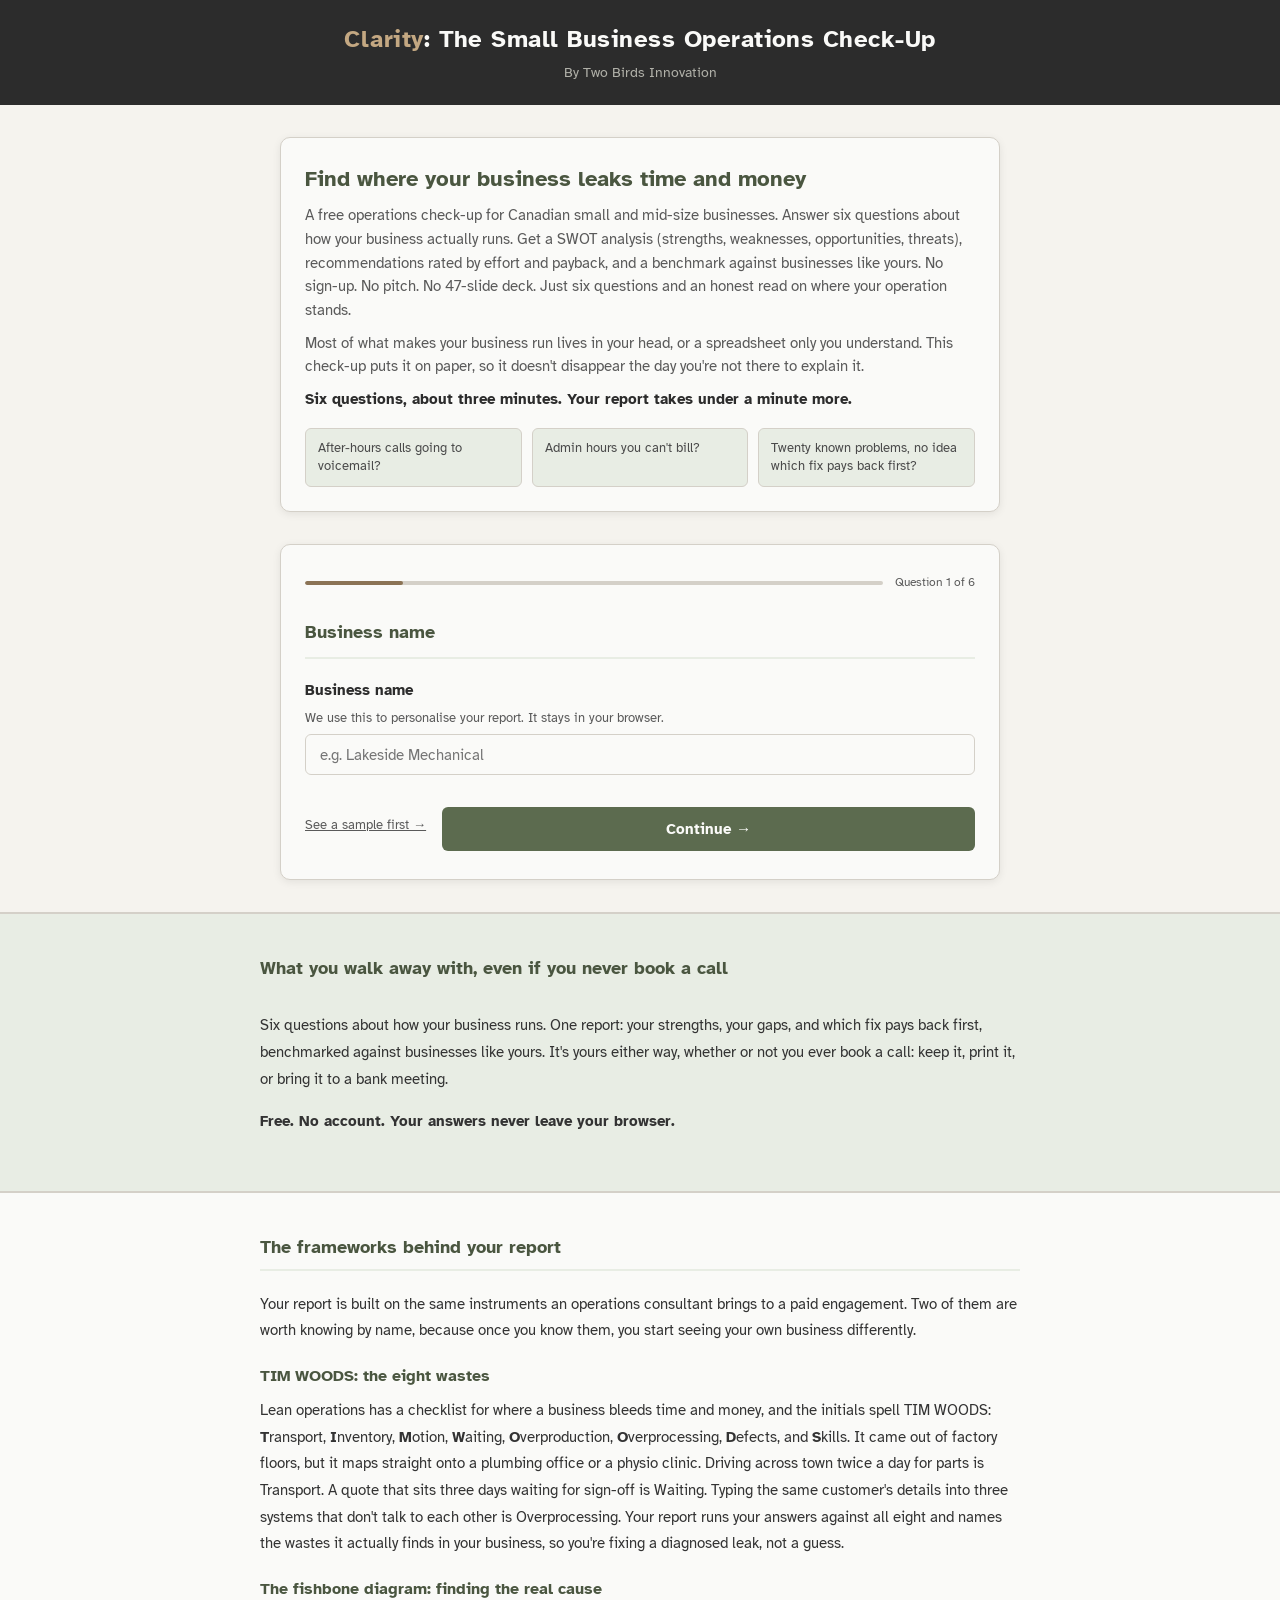
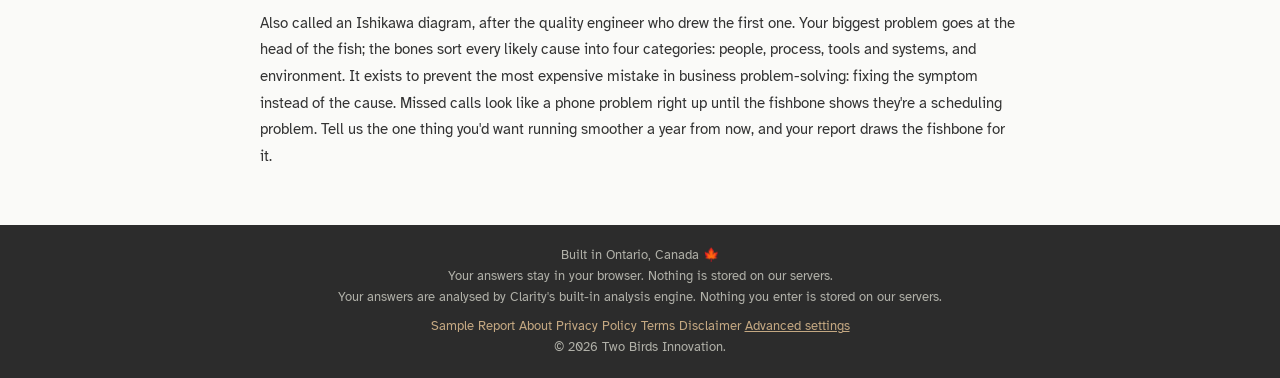
<file: index.html>
<!DOCTYPE html>
<html lang="en-CA">
<head>
  <meta charset="UTF-8">
  <meta name="viewport" content="width=device-width, initial-scale=1.0">
  <title>Clarity: Free Operations Check-Up for Canadian Small Businesses | Two Birds Innovation</title>
  <meta name="description" content="Free operations check-up for Canadian small businesses. Answer six questions and get a SWOT analysis, effort-versus-payback recommendations, quick wins, and an industry benchmark. No sign-up.">
  <meta property="og:title" content="Clarity: Free Small Business Operations Check-Up">
  <meta property="og:description" content="Find where your business leaks time and money. A free operations check-up: SWOT analysis, effort-versus-payback recommendations, and an industry benchmark in minutes.">
  <meta property="og:type" content="website">
  <meta property="og:url" content="https://twobirds-kramerica.github.io/clarity/">
  <meta property="og:locale" content="en_CA">
  <link rel="icon" href="data:image/svg+xml,<svg xmlns='http://www.w3.org/2000/svg' viewBox='0 0 100 100'><text y='.9em' font-size='90'>🔍</text></svg>">
  <script type="application/ld+json">
  {
    "@context": "https://schema.org",
    "@graph": [
      {
        "@type": "WebApplication",
        "@id": "https://twobirds-kramerica.github.io/clarity/#app",
        "name": "Clarity: Small Business Operations Check-Up",
        "description": "Free operations check-up for Canadian SMEs. Answers 6 questions and delivers a SWOT analysis, effort-versus-payback recommendations, quick wins, and a readiness score with industry benchmarks.",
        "url": "https://twobirds-kramerica.github.io/clarity/",
        "applicationCategory": "BusinessApplication",
        "operatingSystem": "Web",
        "offers": {
          "@type": "Offer",
          "price": "0",
          "priceCurrency": "CAD",
          "availability": "https://schema.org/InStock"
        },
        "featureList": [
          "Readiness score with Canadian industry benchmarks",
          "SWOT analysis (Strengths, Weaknesses, Opportunities, Threats)",
          "Priority recommendations with effort and payback ratings",
          "Quick wins for immediate action",
          "No sign-up required",
          "Results shareable as PDF"
        ],
        "inLanguage": "en-CA",
        "provider": { "@id": "https://twobirds-kramerica.github.io/two-birds-innovation/#org" }
      },
      {
        "@type": "LocalBusiness",
        "@id": "https://twobirds-kramerica.github.io/two-birds-innovation/#org",
        "name": "Two Birds Innovation",
        "description": "Operations consulting for small and medium-sized businesses in Southwestern Ontario. Helps SMEs find and fix the places their operations leak time and money.",
        "url": "https://twobirds-kramerica.github.io/two-birds-innovation/",
        "address": {
          "@type": "PostalAddress",
          "addressRegion": "ON",
          "addressCountry": "CA"
        },
        "areaServed": {
          "@type": "AdministrativeArea",
          "name": "Southwestern Ontario, Canada"
        },
        "makesOffer": {
          "@type": "Offer",
          "itemOffered": {
            "@type": "Service",
            "name": "Business Operations Assessment",
            "description": "Structured check-up that assesses a business's operations across process, systems, data, and people."
          }
        }
      }
    ]
  }
  </script>
  <style>
    @font-face{font-family:'Atkinson Hyperlegible';font-style:italic;font-weight:400;font-display:optional;src:url('fonts/atkinson-hyperlegible/atkinson-italic-400-ext.woff2') format('woff2');unicode-range:U+0100-02BA,U+02BD-02C5,U+02C7-02CC,U+02CE-02D7,U+02DD-02FF,U+0304,U+0308,U+0329,U+1D00-1DBF,U+1E00-1E9F,U+1EF2-1EFF,U+2020,U+20A0-20AB,U+20AD-20C0,U+2113,U+2C60-2C7F,U+A720-A7FF}
    @font-face{font-family:'Atkinson Hyperlegible';font-style:italic;font-weight:400;font-display:optional;src:url('fonts/atkinson-hyperlegible/atkinson-italic-400.woff2') format('woff2');unicode-range:U+0000-00FF,U+0131,U+0152-0153,U+02BB-02BC,U+02C6,U+02DA,U+02DC,U+0304,U+0308,U+0329,U+2000-206F,U+20AC,U+2122,U+2191,U+2193,U+2212,U+2215,U+FEFF,U+FFFD}
    @font-face{font-family:'Atkinson Hyperlegible';font-style:normal;font-weight:400;font-display:optional;src:url('fonts/atkinson-hyperlegible/atkinson-normal-400-ext.woff2') format('woff2');unicode-range:U+0100-02BA,U+02BD-02C5,U+02C7-02CC,U+02CE-02D7,U+02DD-02FF,U+0304,U+0308,U+0329,U+1D00-1DBF,U+1E00-1E9F,U+1EF2-1EFF,U+2020,U+20A0-20AB,U+20AD-20C0,U+2113,U+2C60-2C7F,U+A720-A7FF}
    @font-face{font-family:'Atkinson Hyperlegible';font-style:normal;font-weight:400;font-display:optional;src:url('fonts/atkinson-hyperlegible/atkinson-normal-400.woff2') format('woff2');unicode-range:U+0000-00FF,U+0131,U+0152-0153,U+02BB-02BC,U+02C6,U+02DA,U+02DC,U+0304,U+0308,U+0329,U+2000-206F,U+20AC,U+2122,U+2191,U+2193,U+2212,U+2215,U+FEFF,U+FFFD}
    @font-face{font-family:'Atkinson Hyperlegible';font-style:normal;font-weight:700;font-display:optional;src:url('fonts/atkinson-hyperlegible/atkinson-bold-700-ext.woff2') format('woff2');unicode-range:U+0100-02BA,U+02BD-02C5,U+02C7-02CC,U+02CE-02D7,U+02DD-02FF,U+0304,U+0308,U+0329,U+1D00-1DBF,U+1E00-1E9F,U+1EF2-1EFF,U+2020,U+20A0-20AB,U+20AD-20C0,U+2113,U+2C60-2C7F,U+A720-A7FF}
    @font-face{font-family:'Atkinson Hyperlegible';font-style:normal;font-weight:700;font-display:optional;src:url('fonts/atkinson-hyperlegible/atkinson-bold-700.woff2') format('woff2');unicode-range:U+0000-00FF,U+0131,U+0152-0153,U+02BB-02BC,U+02C6,U+02DA,U+02DC,U+0304,U+0308,U+0329,U+2000-206F,U+20AC,U+2122,U+2191,U+2193,U+2212,U+2215,U+FEFF,U+FFFD}
    *, *::before, *::after { box-sizing: border-box; margin: 0; padding: 0; }

    :root {
      --olive: #5C6B4F;
      --olive-dark: #4A5640;
      --olive-light: #E8EDE4;
      --charcoal: #2C2C2C;
      --charcoal-light: #4A4A4A;
      --white: #FAFAF8;
      --cream: #F5F3EE;
      --accent: #8B7355;
      --accent-light: #C4A882;
      --error: #962C2C; /* darkened from #B44D4D to meet WCAG AA (4.5:1) on #FDE8E8 */
      --success: #5C8A4F;
      --text: #333333;
      --text-light: #5A5A5A;
      --text-warm: #5C584E;
      --border: #D4D0C8;
      --shadow: 0 2px 8px rgba(0,0,0,0.08);
      --shadow-lg: 0 4px 20px rgba(0,0,0,0.12);
      --radius: 10px;
      --max-width: 760px;
    }

    html { scroll-behavior: smooth; color-scheme: light; }

    body {
      font-family: 'Atkinson Hyperlegible', -apple-system, BlinkMacSystemFont, 'Segoe UI', Arial, sans-serif;
      background: var(--cream);
      color: var(--text);
      line-height: 1.6;
      min-height: 100vh;
      display: flex;
      flex-direction: column;
    }

    a { color: var(--olive); }
    a:focus-visible, button:focus-visible, input:focus-visible, select:focus-visible, textarea:focus-visible {
      outline: 3px solid var(--olive);
      outline-offset: 2px;
    }

    /* ── Header ────────────────────────────────── */
    .site-header {
      background: var(--charcoal);
      color: var(--white);
      padding: 1.25rem 1.5rem;
      text-align: center;
    }
    .site-header h1 {
      font-size: 1.5rem;
      font-weight: 700;
      letter-spacing: 0.02em;
    }
    .site-header h1 span { color: var(--accent-light); }
    .site-header p {
      font-size: 0.88rem;
      color: #B0B0A8;
      margin-top: 0.25rem;
    }

    /* ── Main ──────────────────────────────────── */
    main {
      flex: 1;
      width: 100%;
      max-width: var(--max-width);
      margin: 0 auto;
      padding: 2rem 1.25rem;
    }

    /* ── Setup Screen ─────────────────────────── */
    .setup-screen {
      display: none;
      max-width: 480px;
      margin: 3rem auto;
      background: var(--white);
      border: 1px solid var(--border);
      border-radius: var(--radius);
      padding: 2.5rem 2rem;
      box-shadow: var(--shadow-lg);
      text-align: center;
    }
    .setup-screen.active { display: block; }
    .setup-screen h2 {
      font-size: 1.35rem;
      color: var(--olive-dark);
      margin-bottom: 0.5rem;
      text-wrap: balance;
    }
    .setup-screen .setup-sub {
      font-size: 0.9rem;
      color: var(--text-light);
      margin-bottom: 1.75rem;
      line-height: 1.55;
    }
    .setup-screen .form-group {
      text-align: left;
      margin-bottom: 1.25rem;
    }
    .setup-screen .setup-link {
      display: inline-block;
      margin-top: 1rem;
      font-size: 0.88rem;
      font-weight: 600;
    }

    /* ── Intro ─────────────────────────────────── */
    .intro {
      display: none;
      background: var(--white);
      border: 1px solid var(--border);
      border-radius: var(--radius);
      padding: 1.5rem;
      margin-bottom: 2rem;
      box-shadow: var(--shadow);
    }
    .intro.active { display: block; }
    .intro h2 { font-size: 1.35rem; color: var(--olive-dark); margin-bottom: 0.5rem; text-wrap: balance; }
    .intro p { font-size: 0.92rem; color: var(--text-light); }
    .symptom-strip {
      display: grid;
      grid-template-columns: 1fr 1fr 1fr;
      gap: 0.6rem;
      margin-top: 1rem;
    }
    .symptom-card {
      background: var(--olive-light);
      border: 1px solid var(--border);
      border-radius: 6px;
      padding: 0.6rem 0.75rem;
      font-size: 0.84rem;
      color: var(--charcoal-light);
      line-height: 1.4;
    }
    @media (max-width: 600px) {
      .symptom-strip { grid-template-columns: 1fr; }
    }

    /* ── Form ──────────────────────────────────── */
    .diagnostic-form {
      display: none;
      background: var(--white);
      border: 1px solid var(--border);
      border-radius: var(--radius);
      padding: 1.75rem 1.5rem;
      box-shadow: var(--shadow);
    }
    .diagnostic-form.active { display: block; }
    .diagnostic-form h2 {
      font-size: 1.15rem;
      color: var(--olive-dark);
      margin-bottom: 1.25rem;
      padding-bottom: 0.75rem;
      border-bottom: 2px solid var(--olive-light);
    }

    .form-group {
      margin-bottom: 1.25rem;
    }
    .form-group label {
      display: block;
      font-weight: 600;
      font-size: 0.92rem;
      margin-bottom: 0.35rem;
      color: var(--charcoal);
    }
    .form-group .hint {
      display: block;
      font-size: 0.82rem;
      color: var(--text-light);
      margin-bottom: 0.35rem;
    }

    input[type="text"],
    input[type="password"],
    select,
    textarea {
      width: 100%;
      padding: 0.65rem 0.85rem;
      border: 1px solid var(--border);
      border-radius: 6px;
      font-size: 0.95rem;
      font-family: inherit;
      color: var(--text);
      background: var(--white);
      transition: border-color 0.2s;
    }
    input:focus, select:focus, textarea:focus {
      border-color: var(--olive);
    }
    textarea { resize: vertical; min-height: 80px; }

    .form-row {
      display: grid;
      grid-template-columns: 1fr 1fr;
      gap: 1rem;
    }

    /* ── Checkbox Group ────────────────────────── */
    .checkbox-group {
      display: grid;
      grid-template-columns: 1fr 1fr;
      gap: 0.5rem 1rem;
    }
    .checkbox-group label {
      font-weight: 400;
      font-size: 0.9rem;
      display: flex;
      align-items: center;
      gap: 0.45rem;
      cursor: pointer;
    }
    .checkbox-group input[type="checkbox"] {
      width: 18px;
      height: 18px;
      accent-color: var(--olive);
      flex-shrink: 0;
    }
    /* ── Buttons ───────────────────────────────── */
    .btn {
      display: inline-flex;
      align-items: center;
      justify-content: center;
      gap: 0.5rem;
      padding: 0.75rem 1.5rem;
      border: none;
      border-radius: 6px;
      font-size: 0.95rem;
      font-weight: 600;
      font-family: inherit;
      cursor: pointer;
      transition: background 0.2s, transform 0.1s;
      min-height: 44px;
      min-width: 44px;
      text-decoration: none;
    }
    .btn:active { transform: scale(0.98); }

    .btn-primary {
      background: var(--olive);
      color: var(--white);
      width: 100%;
      margin-top: 0.5rem;
    }
    .btn-primary:hover { background: var(--olive-dark); }
    .btn-primary:disabled {
      background: #999;
      cursor: not-allowed;
      transform: none;
    }


    /* ── Responsive: Tablet ────────────────────── */
    @media (max-width: 768px) {
      main { padding: 1.5rem 1rem; }
    }

    /* ── Responsive: Mobile ────────────────────── */
    @media (max-width: 600px) {
      .form-row { grid-template-columns: 1fr; }
      .swot-grid { grid-template-columns: 1fr; }
      .checkbox-group { grid-template-columns: 1fr; }
      main { padding: 1rem; }
      .diagnostic-form, .intro { padding: 1.25rem 1rem; }
      .setup-screen { padding: 1.75rem 1.25rem; margin: 1.5rem auto; }
      .results-actions { flex-direction: column; }
      .results-actions .btn { min-width: unset; }
    }

    /* ── 375px phone ──────────────────────────── */
    @media (max-width: 375px) {
      body { font-size: 16px; overflow-x: hidden; }
      main { padding: 0.75rem; }
      .diagnostic-form, .intro, .setup-screen { padding: 1rem 0.75rem; }
      .btn { min-height: 44px; font-size: 1rem; width: 100%; }
      .btn-accent { padding: 14px 20px; font-size: 1.1rem; }
      img, iframe { max-width: 100%; height: auto; }
      h1 { font-size: 1.4rem; }
      h2 { font-size: 1.1rem; }
      .cta-card { padding: 1rem; }
      .cta-card .btn { font-size: 1rem; padding: 14px; }
      .econ-metrics { gap: 1rem; }
      .econ-metric { min-width: 70px; }
    }

    /* ── Skip link ─────────────────────────────── */
    .skip-link {
      position: absolute;
      top: -100%;
      left: 1rem;
      background: var(--olive);
      color: var(--white);
      padding: 0.5rem 1rem;
      border-radius: 0 0 6px 6px;
      z-index: 100;
      font-size: 0.9rem;
    }
    .skip-link:focus { top: 0; }

    /* ── Question step cards ─────────────────────────────────────── */
    .question-card { display: none; }
    .question-card.active { display: block; }
    .question-card.slide-out-left { display: block; pointer-events: none; }
    .question-card.slide-out-right { display: block; pointer-events: none; }

    .step-progress {
      display: flex;
      align-items: center;
      gap: 0.75rem;
      margin-bottom: 1.75rem;
    }
    .step-progress-bar {
      flex: 1;
      height: 4px;
      background: var(--border);
      border-radius: 2px;
      overflow: hidden;
    }
    .step-progress-bar > div {
      height: 100%;
      background: var(--accent);
      border-radius: 2px;
      transition: width 0.3s ease;
    }
    #progressLabel {
      font-size: 0.78rem;
      color: var(--text-light);
      white-space: nowrap;
    }
    .question-heading {
      font-size: 1.3rem;
      font-weight: 700;
      color: var(--olive-dark);
      margin-bottom: 1.25rem;
      line-height: 1.3;
    }
    .step-nav {
      display: flex;
      justify-content: flex-end;
      align-items: center;
      gap: 1rem;
      margin-top: 1.5rem;
    }
    .step-nav.has-back { justify-content: space-between; }
    .btn-ghost {
      background: transparent;
      border: none;
      color: var(--text-light);
      font-size: 0.9rem;
      cursor: pointer;
      padding: 0.4rem 0;
      font-family: inherit;
    }
    .btn-ghost:hover { color: var(--text); }
    .field-hint { font-size: 0.75rem; color: var(--text-light); margin-top: 0.3rem; }

    /* why-built layout inlined to prevent deferred-CSS CLS */
    .why-built { background: var(--olive-light); border-top: 2px solid var(--border); padding: 2.5rem 1.5rem; }
    .why-built-inner { max-width: var(--max-width); margin: 0 auto; }

  </style>
  <link rel="stylesheet" href="clarity-deferred.css" media="print" onload="this.media='all'">
  <noscript><link rel="stylesheet" href="clarity-deferred.css"></noscript>
</head>
<body>
  <a href="#main" class="skip-link">Skip to main content</a>

  <header class="site-header" role="banner">
    <h1><span>Clarity</span>: The Small Business Operations Check-Up</h1>
    <p>By Two Birds Innovation</p>
  </header>

  <main id="main" role="main">

    <!-- ── Setup Screen ──────────────────────── -->
    <div class="setup-screen" id="setupScreen" aria-labelledby="setupHeading">
      <h2 id="setupHeading">Advanced settings</h2>
      <p class="setup-sub" style="text-align:left;"><strong>Analysis engine.</strong> Built-in analysis (recommended) works out of the box. No setup, no account, nothing to configure. If your organisation runs its own language-model service or holds its own service credentials, you can connect them here. Most people should leave this alone.</p>

      <div class="form-group">
        <label for="setupProvider">Analysis engine</label>
        <select id="setupProvider">
          <option value="proxy" selected>Built-in analysis (recommended)</option>
          <option value="anthropic">Anthropic Claude (your own credential)</option>
          <option value="openai">OpenAI GPT-4o (your own credential)</option>
          <option value="gemini">Google Gemini (your own credential)</option>
          <option value="ollama">Ollama (local, no credential)</option>
        </select>
      </div>
      <div class="form-group" id="setupApiKeyGroup">
        <label for="setupApiKey"><span id="setupApiKeyLabel">Service credential</span></label>
        <input type="password" id="setupApiKey" placeholder="sk-ant-..." autocomplete="off" aria-required="true">
        <p class="field-hint">Paste your service credential above. It is kept in your browser only and never sent to us.</p>
      </div>
      <button type="button" class="btn btn-secondary" id="activateBtn" style="width:100%;box-sizing:border-box;">Use built-in analysis &rarr;</button>
      <a href="#" id="getKeyLink" target="_blank" rel="noopener" class="setup-link">Get a credential &rarr;</a>
      <p style="margin-top:0.75rem;font-size:0.8rem;color:var(--text-light);">For technical users only. Your credential never leaves your browser.</p>
      <button type="button" class="btn-ghost" id="setupBackBtn" style="margin-top:1rem;">&larr; Back to the check-up</button>
    </div>

    <!-- ── Intro / Hero ──────────────────────── -->
    <div class="intro active" id="introSection">
      <h2>Find where your business leaks time and money</h2>
      <p>A free operations check-up for Canadian small and mid-size businesses. Answer six questions about how your business actually runs. Get a SWOT analysis (strengths, weaknesses, opportunities, threats), recommendations rated by effort and payback, and a benchmark against businesses like yours. No sign-up. No pitch. No 47-slide deck. Just six questions and an honest read on where your operation stands.</p>
      <p style="margin-top:0.6rem;">Most of what makes your business run lives in your head, or a spreadsheet only you understand. This check-up puts it on paper, so it doesn't disappear the day you're not there to explain it.</p>
      <p style="margin-top:0.6rem;font-weight:600;color:var(--charcoal);">Six questions, about three minutes. Your report takes under a minute more.</p>
      <div class="symptom-strip" aria-label="Common symptoms Clarity finds">
        <div class="symptom-card">After-hours calls going to voicemail?</div>
        <div class="symptom-card">Admin hours you can't bill?</div>
        <div class="symptom-card">Twenty known problems, no idea which fix pays back first?</div>
      </div>
    </div>

    <!-- ── Diagnostic Form ───────────────────── -->
    <form class="diagnostic-form active" id="diagnosticForm" novalidate>

      <div class="step-progress" id="stepProgress" aria-label="Diagnostic progress">
        <div class="step-progress-bar"><div id="progressFill" style="width:17%"></div></div>
        <span id="progressLabel" aria-live="polite">Question 1 of 6</span>
      </div>

      <!-- Step 1: Business Name -->
      <div class="question-card active" id="step1">
        <h2 class="question-heading">Business name</h2>
        <div class="form-group">
          <label for="businessName">Business name</label>
          <span class="hint">We use this to personalise your report. It stays in your browser.</span>
          <input type="text" id="businessName" placeholder="e.g. Lakeside Mechanical" autocomplete="organization">
        </div>
        <div class="step-nav">
          <a href="#" id="showSampleBtn2" style="font-size:0.82rem;color:var(--text-light);align-self:center;white-space:nowrap;">See a sample first &rarr;</a>
          <button type="button" class="btn btn-primary next-btn" data-next="2">Continue &rarr;</button>
        </div>
      </div>

      <!-- Steps 2–6 injected at idle time by clarity.js -->

    </form>

    <!-- ── Loading ───────────────────────────── -->
    <div class="loading" id="loading" role="status" aria-live="polite">
      <div class="loading-dots" aria-hidden="true">
        <span></span><span></span><span></span>
      </div>
      <p><strong>Analysing your business...</strong></p>
      <p>This typically takes 15 - 30 seconds.</p>
    </div>

    <!-- ── Error ─────────────────────────────── -->
    <div class="error-box" id="errorBox" role="alert">
      <strong>Something went wrong</strong>
      <p id="errorMessage"></p>
      <button type="button" class="btn btn-outline" id="tryAgainBtn">Try Again</button>
    </div>

    <!-- ── Results ───────────────────────────── -->
    <div class="results" id="results" aria-live="polite" aria-atomic="false" tabindex="-1">
      <div class="results-header">
        <div class="results-header-text">
          <h2 id="resultsTitle">Diagnostic Results</h2>
          <p id="resultsSubtitle"></p>
          <p class="readiness-line" id="readinessLine" style="display:none"></p>
        </div>
        <p class="report-byline">Prepared by Two Birds Innovation &nbsp;&middot;&nbsp; Confidential</p>
      </div>
      <div class="results-body">
        <div class="demo-banner" id="demoBanner" style="display:none">
          <span>👁️</span>
          <span>This is a <strong>sample report</strong> for a fictional business. <a href="#" id="dismissDemo" style="color:var(--olive-dark)">Run your own diagnostic →</a></span>
        </div>
        <div class="swot-grid" id="swotGrid"></div>
        <div class="recommendations" id="recommendations"></div>
        <div class="effort-matrix" id="effortMatrix"></div>
        <div class="quick-wins" id="quickWins"></div>
        <div class="next-step" id="nextStep"></div>
        <div class="pipeda-note" id="pipedaNote" style="display:none"></div>
        <div class="comp-landscape" id="competitiveLandscape"></div>
        <div class="market-trends" id="marketTrends"></div>
        <div class="tim-woods" id="timWoods"></div>
        <div class="fishbone" id="fishbone"></div>
        <div id="benchmarkContextNote"></div>
        <div id="econContextPlaceholder" style="min-height:115px"></div>
        <div class="cta-card" id="ctaCard">
          <h3>Want to walk through your report with the person who built the tool?</h3>
          <p style="margin-bottom:1rem;">A free 30-minute discovery call. No pitch, no obligation. Bring your report; leave with your first move confirmed.</p>
          <a class="cta-primary-action" href="https://cal.com/twobirds-4n5ajg/30min" target="_blank" rel="noopener">Book a free 30-minute discovery call &rarr;</a>
          <p style="font-size:0.82rem;color:var(--text-warm);margin-bottom:1rem;">An honest conversation about which fix pays back first for your business.</p>

          <!-- Lead capture — submits to Formspree; configure FORMSPREE_ENDPOINT in clarity.js -->
          <form id="leadCaptureForm" style="display:flex;gap:0.5rem;flex-wrap:wrap;margin-bottom:0.75rem;" novalidate>
            <input type="email" id="leadEmail" placeholder="your@email.com" aria-label="Your email address"
              style="flex:1;min-width:200px;padding:0.6rem 0.75rem;border:1px solid var(--accent-light);border-radius:6px;font-size:0.9rem;background:var(--white);color:var(--text);">
            <button type="submit" class="btn btn-accent" id="leadSubmitBtn" style="white-space:nowrap;">Email me a follow-up</button>
          </form>
          <p id="leadCaptureConfirm" style="display:none;font-size:0.85rem;color:var(--olive);font-weight:600;margin-bottom:0.75rem;">&#x2713; Thanks &mdash; Aaron will follow up within 24 hours.</p>

          <p style="font-size:0.78rem;color:var(--text-warm);margin-top:0.75rem;">Aaron &nbsp;&middot;&nbsp; Founder, Two Birds Innovation &nbsp;&middot;&nbsp; <a href="about.html" style="color:#4A5640;">About Clarity</a></p>
        </div>

        <!-- Cross-promo: other free tools from Two Birds Innovation -->
        <div class="related-tools" style="padding:1rem 1.25rem;background:var(--white);border:1px solid var(--border);border-radius:var(--radius);margin-bottom:1.75rem;">
          <h3 style="font-size:0.95rem;color:var(--olive-dark);margin-bottom:0.5rem;">Other free tools from Two Birds Innovation</h3>
          <p style="font-size:0.88rem;color:var(--text-light);margin-bottom:0.75rem;">Built in the same private-by-design spirit — your data stays in your browser.</p>
          <ul style="list-style:none;padding:0;margin:0;font-size:0.9rem;">
            <li style="margin-bottom:0.5rem;">
              <a href="https://twobirds-kramerica.github.io/career-coach/" target="_blank" rel="noopener" style="color:var(--olive);">Career Coach →</a>
              <span style="color:var(--text-light);">Job-application tool. CV-vs-posting analysis, cover letters, salary negotiation.</span>
            </li>
            <li>
              <a href="https://twobirds-kramerica.github.io/digital-confidence/" target="_blank" rel="noopener" style="color:var(--olive);">Digital Confidence Centre →</a>
              <span style="color:var(--text-light);">Free digital-literacy course. Designed for seniors, works for every age.</span>
            </li>
          </ul>
        </div>

        <div class="results-actions">
          <button type="button" class="btn btn-secondary" onclick="window.print()">Print Report</button>
          <button type="button" class="btn btn-outline" id="saveReportBtn">Save Report</button>
          <button type="button" class="btn btn-outline" id="runAnotherBtn">Run Another Diagnostic</button>
        </div>
      </div>
    </div>
  </main>

  <section class="why-built" id="why-built" aria-labelledby="whyBuiltHeading">
    <div class="why-built-inner">
      <h2 id="whyBuiltHeading" style="font-size:1.1rem;">What you walk away with, even if you never book a call</h2>
      <div class="why-built-content">
        <p>Six questions about how your business runs. One report: your strengths, your gaps, and which fix pays back first, benchmarked against businesses like yours. It's yours either way, whether or not you ever book a call: keep it, print it, or bring it to a bank meeting.</p>
        <p style="margin-top:0.5rem;"><strong>Free. No account. Your answers never leave your browser.</strong></p>
      </div>
    </div>
  </section>

  <section class="why-built" id="frameworks" aria-labelledby="frameworksHeading" style="background:var(--white);">
    <div class="why-built-inner">
      <h2 id="frameworksHeading" style="font-size:1.1rem;">The frameworks behind your report</h2>
      <div class="why-built-content">
        <p>Your report is built on the same instruments an operations consultant brings to a paid engagement. Two of them are worth knowing by name, because once you know them, you start seeing your own business differently.</p>

        <h3 style="font-size:0.98rem;font-weight:700;color:var(--olive-dark);margin:1.25rem 0 0.5rem;">TIM WOODS: the eight wastes</h3>
        <p>Lean operations has a checklist for where a business bleeds time and money, and the initials spell TIM WOODS: <strong>T</strong>ransport, <strong>I</strong>nventory, <strong>M</strong>otion, <strong>W</strong>aiting, <strong>O</strong>verproduction, <strong>O</strong>verprocessing, <strong>D</strong>efects, and <strong>S</strong>kills. It came out of factory floors, but it maps straight onto a plumbing office or a physio clinic. Driving across town twice a day for parts is Transport. A quote that sits three days waiting for sign-off is Waiting. Typing the same customer's details into three systems that don't talk to each other is Overprocessing. Your report runs your answers against all eight and names the wastes it actually finds in your business, so you're fixing a diagnosed leak, not a guess.</p>

        <h3 style="font-size:0.98rem;font-weight:700;color:var(--olive-dark);margin:1.25rem 0 0.5rem;">The fishbone diagram: finding the real cause</h3>
        <p>Also called an Ishikawa diagram, after the quality engineer who drew the first one. Your biggest problem goes at the head of the fish; the bones sort every likely cause into four categories: people, process, tools and systems, and environment. It exists to prevent the most expensive mistake in business problem-solving: fixing the symptom instead of the cause. Missed calls look like a phone problem right up until the fishbone shows they're a scheduling problem. Tell us the one thing you'd want running smoother a year from now, and your report draws the fishbone for it.</p>
      </div>
    </div>
  </section>

  <footer class="site-footer" role="contentinfo">
    <p>Built in Ontario, Canada <span aria-hidden="true">🍁</span></p>
    <p>Your answers stay in your browser. Nothing is stored on our servers.</p>
    <p id="providerNote">Your answers are analysed by Clarity's built-in analysis engine. Nothing you enter is stored on our servers.</p>
    <div class="footer-links">
      <a href="sample-diagnostic.html" class="footer-link-btn" style="text-decoration:none;">Sample Report</a>
      <a href="about.html" class="footer-link-btn" style="text-decoration:none;">About</a>
      <a href="privacy.html" class="footer-link-btn" style="text-decoration:none;">Privacy Policy</a>
      <a href="terms.html" class="footer-link-btn" style="text-decoration:none;">Terms</a>
      <a href="disclaimer.html" class="footer-link-btn" style="text-decoration:none;">Disclaimer</a>
      <button type="button" id="resetKeyLink" class="footer-link-btn">Advanced settings</button>
    </div>
    <p>&copy; <span id="copyright-year">2026</span> Two Birds Innovation.</p>
  </footer>

  <script src="llm-provider.js" defer></script>
  <script src="js/clarity.js" defer></script>
  <script>
  (function () {
    var setup = document.getElementById('setupScreen');
    if (!setup) return;
    var FOCUSABLE = 'a[href],button:not([disabled]),input:not([disabled]),select:not([disabled]),textarea:not([disabled]),[tabindex]:not([tabindex="-1"])';
    setup.addEventListener('keydown', function (e) {
      if (e.key !== 'Tab' || !setup.classList.contains('active')) return;
      var nodes = Array.from(setup.querySelectorAll(FOCUSABLE)).filter(function (n) {
        return !n.closest('[hidden]') && n.offsetParent !== null;
      });
      if (!nodes.length) return;
      var first = nodes[0], last = nodes[nodes.length - 1];
      if (e.shiftKey) {
        if (document.activeElement === first) { e.preventDefault(); last.focus(); }
      } else {
        if (document.activeElement === last) { e.preventDefault(); first.focus(); }
      }
    });
  }());
  </script>
  <script>
  (function () {
    fetch('https://www.bankofcanada.ca/valet/observations/FXCADUSD,V122514/json?recent=5')
      .then(function (r) { return r.json(); })
      .then(function (data) {
        var obs = (data.observations || []).slice().reverse();
        var cadUsd = null, overnightRate = null, date = null;
        obs.forEach(function (o) {
          if (!cadUsd        && o.FXCADUSD) { cadUsd        = parseFloat(o.FXCADUSD['v']).toFixed(4); date = o.d; }
          if (!overnightRate && o.V122514)   { overnightRate = parseFloat(o.V122514['v']).toFixed(2) + '%'; }
        });
        if (!cadUsd && !overnightRate) return;
        var ph = document.getElementById('econContextPlaceholder');
        if (!ph) return;
        ph.innerHTML =
          '<div class="econ-context">'
          + '<div class="econ-context-header">Canadian Economic Context</div>'
          + '<div class="econ-metrics">'
          + (cadUsd        ? '<div class="econ-metric"><span class="econ-metric-value">' + cadUsd        + '</span><span class="econ-metric-label">CAD / USD</span></div>' : '')
          + (overnightRate ? '<div class="econ-metric"><span class="econ-metric-value">' + overnightRate + '</span><span class="econ-metric-label">Overnight Rate (BoC)</span></div>' : '')
          + (date          ? '<div class="econ-metric"><span class="econ-metric-value">' + date          + '</span><span class="econ-metric-label">BoC data as of</span></div>' : '')
          + '</div>'
          + '<div class="econ-source">Source: Bank of Canada Valet API · updated daily · no data stored</div>'
          + '</div>';
      })
      .catch(function () {}); // silent fail — card stays absent
  }());
  </script>
  <!-- External-link affordance: visible arrow + screen-reader note on every new-tab link -->
  <style>.new-tab-note{position:absolute;width:1px;height:1px;padding:0;margin:-1px;overflow:hidden;clip:rect(0 0 0 0);white-space:nowrap;border:0;}</style>
  <script>
  (function () {
    function decorate(a) {
      if (a.querySelector('.new-tab-note')) return;
      var icon = document.createElement('span');
      icon.setAttribute('aria-hidden', 'true');
      icon.textContent = ' ↗';
      var note = document.createElement('span');
      note.className = 'new-tab-note';
      note.textContent = ' (opens in a new tab)';
      a.appendChild(icon);
      a.appendChild(note);
    }
    /* clarity.js re-writes the Get-a-credential link text on provider change;
       it calls this to restore the new-tab affordance. */
    window.markNewTabLink = decorate;
    document.querySelectorAll('a[target="_blank"]').forEach(decorate);
  }());
  </script>
<script>document.getElementById('copyright-year').textContent = new Date().getFullYear();</script>
</body>
</html>
</file>
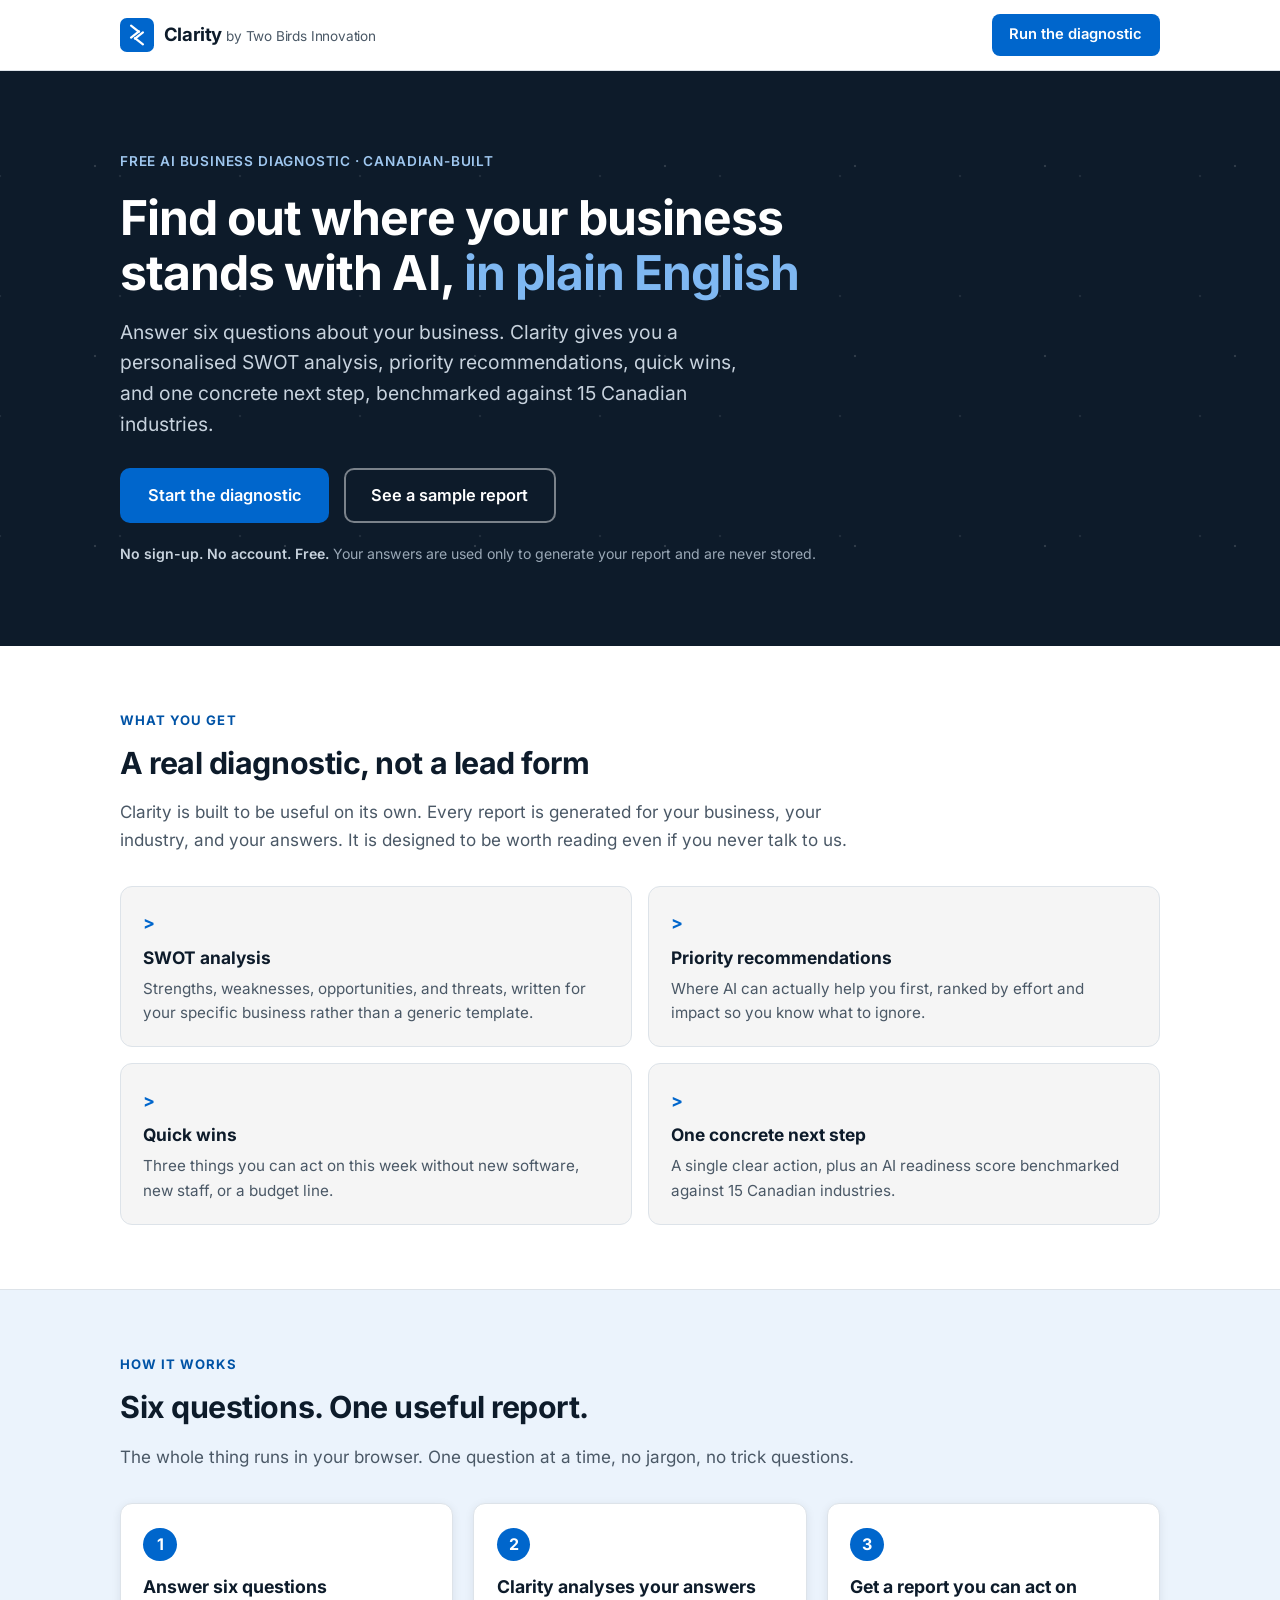
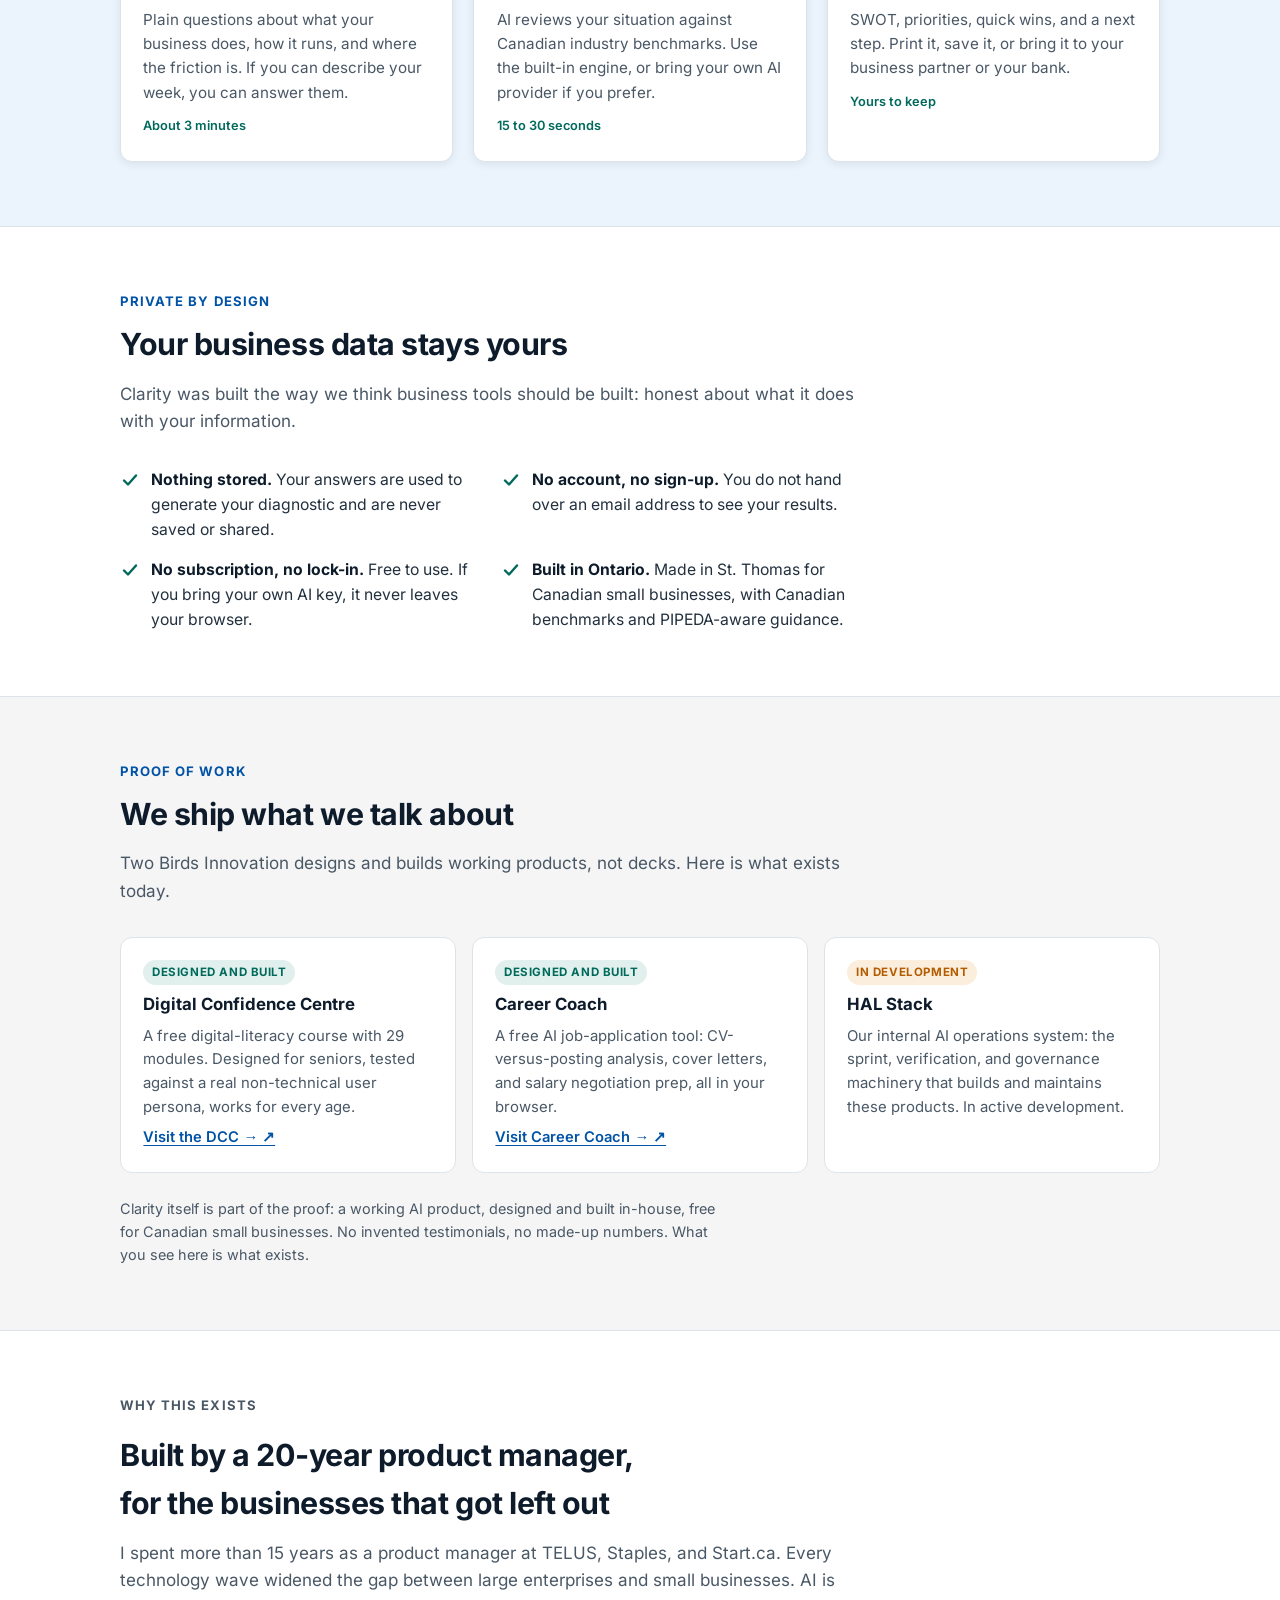
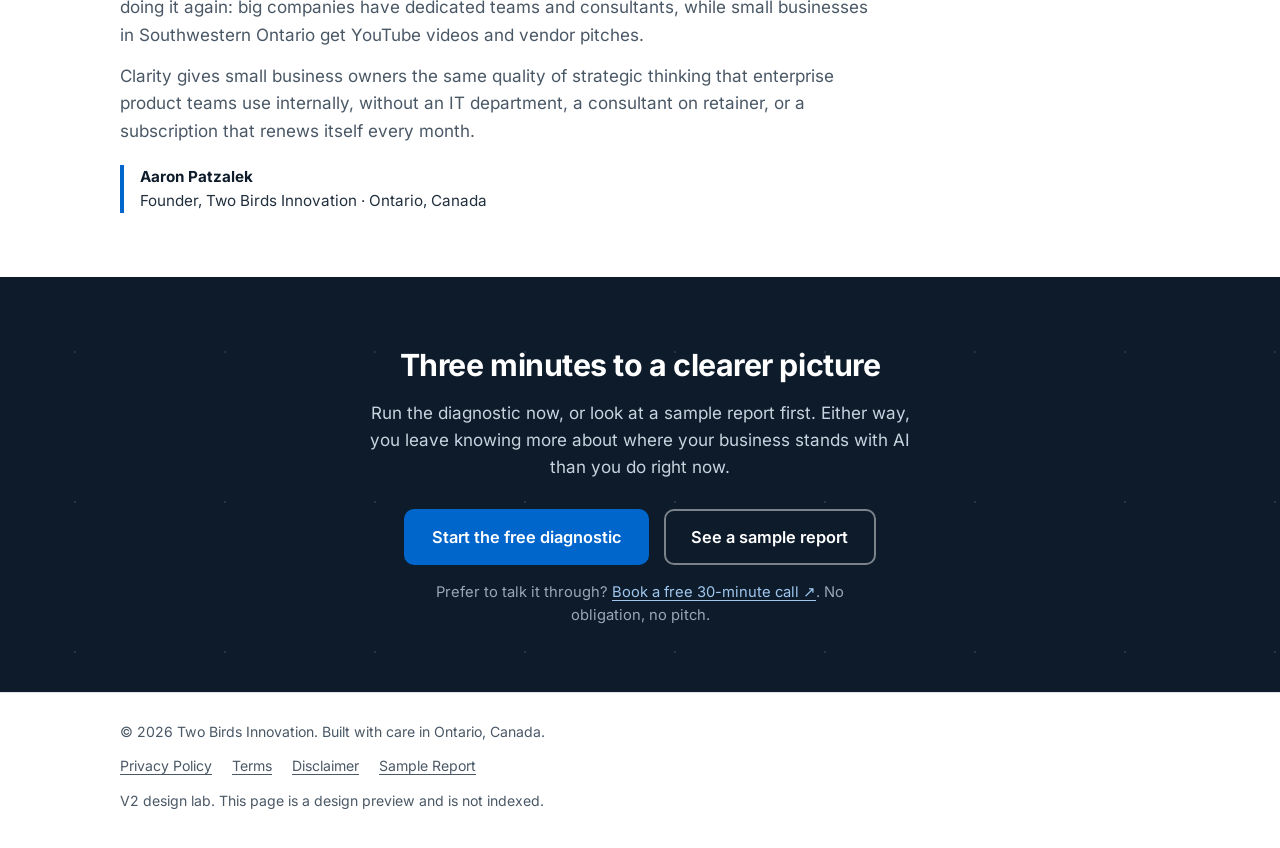
<file: v2-lab/index.html>
<!DOCTYPE html>
<html lang="en-CA">
<head>
  <meta charset="UTF-8">
  <meta name="viewport" content="width=device-width, initial-scale=1.0">
  <meta name="robots" content="noindex,nofollow">
  <title>Clarity: AI Business Diagnostic | Two Birds Innovation</title>
  <meta name="description" content="A free AI readiness diagnostic for Canadian small business. Six questions, a personalised SWOT, priority recommendations, and a concrete next step. No sign-up, nothing stored.">
  <link rel="icon" href="data:image/svg+xml,%3Csvg xmlns='http://www.w3.org/2000/svg' viewBox='0 0 32 32'%3E%3Crect width='32' height='32' rx='6' fill='%230066CC'/%3E%3Cpath d='M11 8l7 6-7 6' stroke='%23FFFFFF' stroke-width='3' fill='none' stroke-linecap='round' stroke-linejoin='round'/%3E%3C/svg%3E">
  <style>
    /* Inter, self-hosted variable font, SIL OFL 1.1, no CDN (see fonts/FONTS.md) */
    @font-face {
      font-family: 'Inter';
      font-style: normal;
      font-weight: 400 700;
      font-display: swap;
      src: url('fonts/inter/inter-var-latin.woff2') format('woff2');
    }
    @font-face {
      font-family: 'Inter';
      font-style: italic;
      font-weight: 400;
      font-display: swap;
      src: url('fonts/inter/inter-italic-400-latin.woff2') format('woff2');
    }

    *, *::before, *::after { box-sizing: border-box; margin: 0; padding: 0; }

    :root {
      /* Two Birds brand palette */
      --tb-blue: #0066CC;
      --tb-blue-deep: #0053A6;      /* darkened blue for small text + hover, 6.2:1 on white */
      --navy: #0D1B2A;
      --warm-grey: #F5F5F5;
      --white: #FFFFFF;
      --teal: #00695C;              /* darkened from brand #00897B for 4.5:1+ text contrast */
      --amber: #B45C00;             /* darkened amber for accessible attention text */
      --text: #22303E;
      --text-soft: #4A5866;         /* 7:1 on white */
      --line: #DDE3E9;
      --blue-tint: #EBF3FC;
      --radius: 12px;
      --measure: 68ch;
      --shadow: 0 2px 10px rgba(13, 27, 42, 0.08);
    }

    html { scroll-behavior: smooth; color-scheme: light; }
    @media (prefers-reduced-motion: reduce) {
      html { scroll-behavior: auto; }
      *, *::before, *::after { animation: none !important; transition: none !important; }
    }

    body {
      font-family: 'Inter', -apple-system, BlinkMacSystemFont, 'Segoe UI', Arial, sans-serif;
      background: var(--white);
      color: var(--text);
      line-height: 1.6;
      font-size: 1.0625rem;
      -webkit-font-smoothing: antialiased;
    }

    a { color: var(--tb-blue-deep); text-underline-offset: 3px; }
    a:hover { color: var(--navy); }
    a:focus-visible, button:focus-visible {
      outline: 3px solid var(--tb-blue);
      outline-offset: 3px;
      border-radius: 4px;
    }

    .skip-link {
      position: absolute;
      top: -100%;
      left: 1rem;
      background: var(--navy);
      color: var(--white);
      padding: 0.6rem 1.1rem;
      border-radius: 0 0 8px 8px;
      z-index: 100;
      font-size: 0.9rem;
      text-decoration: none;
    }
    .skip-link:focus { top: 0; }

    .wrap {
      width: 100%;
      max-width: 1080px;
      margin: 0 auto;
      padding: 0 1.25rem;
    }

    /* ── Header ─────────────────────────────── */
    .site-header {
      border-bottom: 1px solid var(--line);
      background: var(--white);
    }
    .site-header .wrap {
      display: flex;
      align-items: center;
      justify-content: space-between;
      gap: 1rem;
      padding-top: 0.9rem;
      padding-bottom: 0.9rem;
      flex-wrap: wrap;
    }
    .brand {
      display: inline-flex;
      align-items: center;
      gap: 0.6rem;
      text-decoration: none;
      color: var(--navy);
      font-weight: 700;
      font-size: 1.15rem;
      letter-spacing: -0.01em;
    }
    .brand svg { display: block; }
    .brand .by {
      font-weight: 400;
      font-size: 0.85rem;
      color: var(--text-soft);
    }
    .header-cta {
      display: inline-block;
      background: var(--tb-blue);
      color: var(--white);
      text-decoration: none;
      font-weight: 600;
      font-size: 0.92rem;
      padding: 0.55rem 1.1rem;
      border-radius: 8px;
    }
    .header-cta:hover { background: var(--tb-blue-deep); color: var(--white); }

    /* ── Hero ───────────────────────────────── */
    .hero {
      background: var(--navy);
      color: var(--white);
      position: relative;
      overflow: hidden;
      padding: 3.5rem 0 3.75rem;
    }
    /* cosmos texture: subtle dots, second-look detail per brand guidelines */
    .hero::before {
      content: "";
      position: absolute;
      inset: 0;
      background-image:
        radial-gradient(rgba(255,255,255,0.14) 1px, transparent 1.6px),
        radial-gradient(rgba(255,255,255,0.08) 1px, transparent 1.6px);
      background-size: 190px 190px, 120px 120px;
      background-position: 0 0, 60px 45px;
      pointer-events: none;
    }
    .hero .wrap { position: relative; }
    .hero-kicker {
      display: inline-flex;
      align-items: center;
      gap: 0.5rem;
      font-size: 0.85rem;
      font-weight: 600;
      letter-spacing: 0.06em;
      text-transform: uppercase;
      color: #9FC7EF;
      margin-bottom: 1.1rem;
    }
    .hero h1 {
      font-size: clamp(1.9rem, 4.5vw, 3rem);
      line-height: 1.15;
      letter-spacing: -0.02em;
      font-weight: 700;
      max-width: 22ch;
      text-wrap: balance;
      margin-bottom: 1rem;
    }
    .hero h1 em {
      font-style: normal;
      color: #7FB8F2;
    }
    .hero-sub {
      font-size: clamp(1.05rem, 2vw, 1.2rem);
      color: #C8D3DE;
      max-width: 54ch;
      margin-bottom: 1.75rem;
    }
    .hero-actions {
      display: flex;
      gap: 0.9rem;
      flex-wrap: wrap;
      align-items: center;
      margin-bottom: 1.25rem;
    }
    .btn {
      display: inline-flex;
      align-items: center;
      justify-content: center;
      gap: 0.5rem;
      min-height: 48px;
      padding: 0.8rem 1.6rem;
      border-radius: 10px;
      font-size: 1.02rem;
      font-weight: 600;
      text-decoration: none;
      border: 2px solid transparent;
      cursor: pointer;
    }
    .btn-primary { background: var(--tb-blue); color: var(--white); }
    .btn-primary:hover { background: #1975D6; color: var(--white); }
    .btn-ghost-light {
      background: transparent;
      color: var(--white);
      border-color: rgba(255,255,255,0.45);
    }
    .btn-ghost-light:hover { border-color: var(--white); color: var(--white); }
    .hero-fineprint {
      font-size: 0.88rem;
      color: #9AA8B6;
    }
    .hero-fineprint strong { color: #C8D3DE; font-weight: 600; }

    /* ── Value: what you get ────────────────── */
    section { padding: 3.25rem 0; }
    .section-kicker {
      font-size: 0.82rem;
      font-weight: 700;
      letter-spacing: 0.08em;
      text-transform: uppercase;
      color: var(--tb-blue-deep);
      margin-bottom: 0.5rem;
    }
    h2 {
      font-size: clamp(1.45rem, 3vw, 1.9rem);
      letter-spacing: -0.015em;
      color: var(--navy);
      margin-bottom: 0.75rem;
      text-wrap: balance;
    }
    .section-lede {
      color: var(--text-soft);
      max-width: var(--measure);
      margin-bottom: 2rem;
    }

    .value-grid {
      display: grid;
      grid-template-columns: 1fr;
      gap: 1rem;
    }
    .value-card {
      background: var(--warm-grey);
      border: 1px solid var(--line);
      border-radius: var(--radius);
      padding: 1.4rem 1.4rem 1.3rem;
    }
    .value-card .chev {
      color: var(--tb-blue);
      font-weight: 700;
      font-size: 1.1rem;
      margin-bottom: 0.4rem;
      display: block;
    }
    .value-card h3 {
      font-size: 1.08rem;
      color: var(--navy);
      margin-bottom: 0.35rem;
    }
    .value-card p {
      font-size: 0.95rem;
      color: var(--text-soft);
    }

    /* ── How it works ───────────────────────── */
    .how {
      background: var(--blue-tint);
      border-top: 1px solid var(--line);
      border-bottom: 1px solid var(--line);
    }
    .steps {
      list-style: none;
      counter-reset: step;
      display: grid;
      grid-template-columns: 1fr;
      gap: 1.25rem;
    }
    .steps li {
      counter-increment: step;
      background: var(--white);
      border: 1px solid var(--line);
      border-radius: var(--radius);
      padding: 1.5rem 1.4rem 1.4rem;
      box-shadow: var(--shadow);
      position: relative;
    }
    .steps li::before {
      content: counter(step);
      display: inline-flex;
      align-items: center;
      justify-content: center;
      width: 2.1rem;
      height: 2.1rem;
      border-radius: 50%;
      background: var(--tb-blue);
      color: var(--white);
      font-weight: 700;
      font-size: 1rem;
      margin-bottom: 0.75rem;
    }
    .steps h3 { font-size: 1.1rem; color: var(--navy); margin-bottom: 0.4rem; }
    .steps p { font-size: 0.95rem; color: var(--text-soft); }
    .steps .step-time {
      display: inline-block;
      margin-top: 0.7rem;
      font-size: 0.8rem;
      font-weight: 600;
      color: var(--teal);
    }

    /* ── Trust strip ────────────────────────── */
    .trust ul {
      list-style: none;
      display: grid;
      grid-template-columns: 1fr;
      gap: 0.9rem;
      max-width: var(--measure);
    }
    .trust li {
      display: flex;
      gap: 0.7rem;
      align-items: flex-start;
      font-size: 0.98rem;
    }
    .trust li svg { flex-shrink: 0; margin-top: 0.2rem; }
    .trust li strong { color: var(--navy); }

    /* ── Proof ──────────────────────────────── */
    .proof { background: var(--warm-grey); border-top: 1px solid var(--line); border-bottom: 1px solid var(--line); }
    .proof-grid {
      display: grid;
      grid-template-columns: 1fr;
      gap: 1rem;
    }
    .proof-card {
      background: var(--white);
      border: 1px solid var(--line);
      border-radius: var(--radius);
      padding: 1.4rem;
      display: flex;
      flex-direction: column;
      gap: 0.4rem;
    }
    .proof-card h3 { font-size: 1.05rem; color: var(--navy); }
    .proof-card p { font-size: 0.93rem; color: var(--text-soft); flex: 1; }
    .proof-card a { font-size: 0.92rem; font-weight: 600; }
    .proof-tag {
      align-self: flex-start;
      font-size: 0.72rem;
      font-weight: 700;
      letter-spacing: 0.05em;
      text-transform: uppercase;
      padding: 0.2rem 0.55rem;
      border-radius: 999px;
    }
    .tag-live { background: #E1F0EC; color: var(--teal); }
    .tag-dev { background: #FCEEDD; color: var(--amber); }
    .proof-note {
      margin-top: 1.5rem;
      font-size: 0.9rem;
      color: var(--text-soft);
      max-width: var(--measure);
    }

    /* ── About ──────────────────────────────── */
    .about-inner {
      display: grid;
      grid-template-columns: 1fr;
      gap: 1.5rem;
      max-width: var(--measure);
    }
    .about p { color: var(--text-soft); margin-bottom: 0.9rem; }
    .about p:last-of-type { margin-bottom: 0; }
    .about .sig {
      border-left: 4px solid var(--tb-blue);
      padding-left: 1rem;
      font-size: 0.95rem;
      margin-top: 1.25rem;
    }
    .about .sig strong { color: var(--navy); }

    /* ── Final CTA ──────────────────────────── */
    .final-cta {
      background: var(--navy);
      color: var(--white);
      text-align: center;
      position: relative;
      overflow: hidden;
    }
    .final-cta::before {
      content: "";
      position: absolute;
      inset: 0;
      background-image: radial-gradient(rgba(255,255,255,0.1) 1px, transparent 1.6px);
      background-size: 150px 150px;
      pointer-events: none;
    }
    .final-cta .wrap { position: relative; }
    .final-cta h2 { color: var(--white); margin-bottom: 0.6rem; }
    .final-cta p {
      color: #C8D3DE;
      max-width: 52ch;
      margin: 0 auto 1.75rem;
    }
    .final-cta .hero-actions { justify-content: center; margin-bottom: 1rem; }
    .final-cta .alt {
      font-size: 0.92rem;
      color: #9AA8B6;
      margin-bottom: 0;
    }
    .final-cta .alt a { color: #9FC7EF; }

    /* ── Footer ─────────────────────────────── */
    .site-footer {
      border-top: 1px solid var(--line);
      padding: 1.75rem 0 2.25rem;
      font-size: 0.88rem;
      color: var(--text-soft);
    }
    .site-footer .wrap {
      display: flex;
      flex-direction: column;
      gap: 0.75rem;
    }
    .footer-links {
      display: flex;
      gap: 1.25rem;
      flex-wrap: wrap;
    }
    .footer-links a { color: var(--text-soft); }

    /* ── Larger screens ─────────────────────── */
    @media (min-width: 660px) {
      .value-grid { grid-template-columns: 1fr 1fr; }
      .steps { grid-template-columns: repeat(3, 1fr); }
      .trust ul { grid-template-columns: 1fr 1fr; }
      .proof-grid { grid-template-columns: repeat(3, 1fr); }
    }
    @media (min-width: 900px) {
      .hero { padding: 4.75rem 0 5rem; }
      section { padding: 4rem 0; }
    }
  </style>
</head>
<body>
  <a href="#main" class="skip-link">Skip to main content</a>

  <header class="site-header">
    <div class="wrap">
      <a class="brand" href="index.html" aria-label="Clarity, by Two Birds Innovation, home">
        <!-- Two Birds chevron mark: opposing chevrons with identity circles -->
        <svg width="34" height="34" viewBox="0 0 40 40" role="img" aria-hidden="true" focusable="false">
          <rect width="40" height="40" rx="8" fill="#0066CC"/>
          <path d="M13 9l9 7-9 7" stroke="#FFFFFF" stroke-width="2.6" fill="none" stroke-linecap="round" stroke-linejoin="round"/>
          <path d="M27 17l-9 7 9 7" stroke="#FFFFFF" stroke-width="2.6" fill="none" stroke-linecap="round" stroke-linejoin="round"/>
          <circle cx="22" cy="16" r="1.7" fill="#FFFFFF"/>
          <circle cx="18" cy="24" r="1.7" fill="#FFFFFF"/>
        </svg>
        <span>Clarity <span class="by">by Two Birds Innovation</span></span>
      </a>
      <a class="header-cta" href="../index.html">Run the diagnostic</a>
    </div>
  </header>

  <main id="main">

    <!-- ── Hero ──────────────────────────────── -->
    <section class="hero" aria-labelledby="heroHeading">
      <div class="wrap">
        <p class="hero-kicker">Free AI business diagnostic &middot; Canadian-built</p>
        <h1 id="heroHeading">Find out where your business stands with AI, <em>in plain English</em></h1>
        <p class="hero-sub">Answer six questions about your business. Clarity gives you a personalised SWOT analysis, priority recommendations, quick wins, and one concrete next step, benchmarked against 15 Canadian industries.</p>
        <div class="hero-actions">
          <a class="btn btn-primary" href="../index.html">Start the diagnostic</a>
          <a class="btn btn-ghost-light" href="../sample-diagnostic.html">See a sample report</a>
        </div>
        <p class="hero-fineprint"><strong>No sign-up. No account. Free.</strong> Your answers are used only to generate your report and are never stored.</p>
      </div>
    </section>

    <!-- ── Value ─────────────────────────────── -->
    <section aria-labelledby="valueHeading">
      <div class="wrap">
        <p class="section-kicker">What you get</p>
        <h2 id="valueHeading">A real diagnostic, not a lead form</h2>
        <p class="section-lede">Clarity is built to be useful on its own. Every report is generated for your business, your industry, and your answers. It is designed to be worth reading even if you never talk to us.</p>
        <div class="value-grid">
          <div class="value-card">
            <span class="chev" aria-hidden="true">&gt;</span>
            <h3>SWOT analysis</h3>
            <p>Strengths, weaknesses, opportunities, and threats, written for your specific business rather than a generic template.</p>
          </div>
          <div class="value-card">
            <span class="chev" aria-hidden="true">&gt;</span>
            <h3>Priority recommendations</h3>
            <p>Where AI can actually help you first, ranked by effort and impact so you know what to ignore.</p>
          </div>
          <div class="value-card">
            <span class="chev" aria-hidden="true">&gt;</span>
            <h3>Quick wins</h3>
            <p>Three things you can act on this week without new software, new staff, or a budget line.</p>
          </div>
          <div class="value-card">
            <span class="chev" aria-hidden="true">&gt;</span>
            <h3>One concrete next step</h3>
            <p>A single clear action, plus an AI readiness score benchmarked against 15 Canadian industries.</p>
          </div>
        </div>
      </div>
    </section>

    <!-- ── How it works ──────────────────────── -->
    <section class="how" aria-labelledby="howHeading">
      <div class="wrap">
        <p class="section-kicker">How it works</p>
        <h2 id="howHeading">Six questions. One useful report.</h2>
        <p class="section-lede">The whole thing runs in your browser. One question at a time, no jargon, no trick questions.</p>
        <ol class="steps">
          <li>
            <h3>Answer six questions</h3>
            <p>Plain questions about what your business does, how it runs, and where the friction is. If you can describe your week, you can answer them.</p>
            <span class="step-time">About 3 minutes</span>
          </li>
          <li>
            <h3>Clarity analyses your answers</h3>
            <p>AI reviews your situation against Canadian industry benchmarks. Use the built-in engine, or bring your own AI provider if you prefer.</p>
            <span class="step-time">15 to 30 seconds</span>
          </li>
          <li>
            <h3>Get a report you can act on</h3>
            <p>SWOT, priorities, quick wins, and a next step. Print it, save it, or bring it to your business partner or your bank.</p>
            <span class="step-time">Yours to keep</span>
          </li>
        </ol>
      </div>
    </section>

    <!-- ── Trust ─────────────────────────────── -->
    <section class="trust" aria-labelledby="trustHeading">
      <div class="wrap">
        <p class="section-kicker">Private by design</p>
        <h2 id="trustHeading">Your business data stays yours</h2>
        <p class="section-lede">Clarity was built the way we think business tools should be built: honest about what it does with your information.</p>
        <ul>
          <li>
            <svg width="20" height="20" viewBox="0 0 20 20" aria-hidden="true" focusable="false"><path d="M4 10.5l4 4 8-9" stroke="#00695C" stroke-width="2.4" fill="none" stroke-linecap="round" stroke-linejoin="round"/></svg>
            <span><strong>Nothing stored.</strong> Your answers are used to generate your diagnostic and are never saved or shared.</span>
          </li>
          <li>
            <svg width="20" height="20" viewBox="0 0 20 20" aria-hidden="true" focusable="false"><path d="M4 10.5l4 4 8-9" stroke="#00695C" stroke-width="2.4" fill="none" stroke-linecap="round" stroke-linejoin="round"/></svg>
            <span><strong>No account, no sign-up.</strong> You do not hand over an email address to see your results.</span>
          </li>
          <li>
            <svg width="20" height="20" viewBox="0 0 20 20" aria-hidden="true" focusable="false"><path d="M4 10.5l4 4 8-9" stroke="#00695C" stroke-width="2.4" fill="none" stroke-linecap="round" stroke-linejoin="round"/></svg>
            <span><strong>No subscription, no lock-in.</strong> Free to use. If you bring your own AI key, it never leaves your browser.</span>
          </li>
          <li>
            <svg width="20" height="20" viewBox="0 0 20 20" aria-hidden="true" focusable="false"><path d="M4 10.5l4 4 8-9" stroke="#00695C" stroke-width="2.4" fill="none" stroke-linecap="round" stroke-linejoin="round"/></svg>
            <span><strong>Built in Ontario.</strong> Made in St. Thomas for Canadian small businesses, with Canadian benchmarks and PIPEDA-aware guidance.</span>
          </li>
        </ul>
      </div>
    </section>

    <!-- ── Proof ─────────────────────────────── -->
    <section class="proof" aria-labelledby="proofHeading">
      <div class="wrap">
        <p class="section-kicker">Proof of work</p>
        <h2 id="proofHeading">We ship what we talk about</h2>
        <p class="section-lede">Two Birds Innovation designs and builds working products, not decks. Here is what exists today.</p>
        <div class="proof-grid">
          <div class="proof-card">
            <span class="proof-tag tag-live">Designed and built</span>
            <h3>Digital Confidence Centre</h3>
            <p>A free digital-literacy course with 29 modules. Designed for seniors, tested against a real non-technical user persona, works for every age.</p>
            <a href="https://twobirds-kramerica.github.io/digital-confidence/" target="_blank" rel="noopener">Visit the DCC &rarr;</a>
          </div>
          <div class="proof-card">
            <span class="proof-tag tag-live">Designed and built</span>
            <h3>Career Coach</h3>
            <p>A free AI job-application tool: CV-versus-posting analysis, cover letters, and salary negotiation prep, all in your browser.</p>
            <a href="https://twobirds-kramerica.github.io/career-coach/" target="_blank" rel="noopener">Visit Career Coach &rarr;</a>
          </div>
          <div class="proof-card">
            <span class="proof-tag tag-dev">In development</span>
            <h3>HAL Stack</h3>
            <p>Our internal AI operations system: the sprint, verification, and governance machinery that builds and maintains these products. In active development.</p>
          </div>
        </div>
        <p class="proof-note">Clarity itself is part of the proof: a working AI product, designed and built in-house, free for Canadian small businesses. No invented testimonials, no made-up numbers. What you see here is what exists.</p>
      </div>
    </section>

    <!-- ── About ─────────────────────────────── -->
    <section class="about" aria-labelledby="aboutHeading">
      <div class="wrap">
        <div class="about-inner">
          <div>
            <p class="section-kicker">Why this exists</p>
            <h2 id="aboutHeading">Built by a 20-year product manager, for the businesses that got left out</h2>
            <p>I spent <span data-claim="years-experience" data-v="1" data-c="3" data-verified="2026-09-14">more than 15 years</span> as a product manager at TELUS, Staples, and Start.ca. Every technology wave widened the gap between large enterprises and small businesses. AI is doing it again: big companies have dedicated teams and consultants, while small businesses in Southwestern Ontario get YouTube videos and vendor pitches.</p>
            <p>Clarity gives small business owners the same quality of strategic thinking that enterprise product teams use internally, without an IT department, a consultant on retainer, or a subscription that renews itself every month.</p>
            <div class="sig">
              <strong>Aaron Patzalek</strong><br>
              Founder, Two Birds Innovation &middot; Ontario, Canada
            </div>
          </div>
        </div>
      </div>
    </section>

    <!-- ── Final CTA ─────────────────────────── -->
    <section class="final-cta" aria-labelledby="ctaHeading">
      <div class="wrap">
        <h2 id="ctaHeading">Three minutes to a clearer picture</h2>
        <p>Run the diagnostic now, or look at a sample report first. Either way, you leave knowing more about where your business stands with AI than you do right now.</p>
        <div class="hero-actions">
          <a class="btn btn-primary" href="../index.html">Start the free diagnostic</a>
          <a class="btn btn-ghost-light" href="../sample-diagnostic.html">See a sample report</a>
        </div>
        <p class="alt">Prefer to talk it through? <a href="https://cal.com/twobirds-4n5ajg/30min" target="_blank" rel="noopener">Book a free 30-minute call</a>. No obligation, no pitch.</p>
      </div>
    </section>
  </main>

  <footer class="site-footer">
    <div class="wrap">
      <p>&copy; <span id="copyright-year">2026</span> Two Birds Innovation. Built with care in Ontario, Canada.</p>
      <div class="footer-links">
        <a href="../privacy.html">Privacy Policy</a>
        <a href="../terms.html">Terms</a>
        <a href="../disclaimer.html">Disclaimer</a>
        <a href="../sample-diagnostic.html">Sample Report</a>
      </div>
      <p>V2 design lab. This page is a design preview and is not indexed.</p>
    </div>
  </footer>
  <!-- External-link affordance: visible arrow + screen-reader note on every new-tab link -->
  <style>.new-tab-note{position:absolute;width:1px;height:1px;padding:0;margin:-1px;overflow:hidden;clip:rect(0 0 0 0);white-space:nowrap;border:0;}</style>
  <script>
  (function () {
    document.querySelectorAll('a[target="_blank"]').forEach(function (a) {
      if (a.querySelector('.new-tab-note')) return;
      var icon = document.createElement('span');
      icon.setAttribute('aria-hidden', 'true');
      icon.textContent = ' ↗';
      var note = document.createElement('span');
      note.className = 'new-tab-note';
      note.textContent = ' (opens in a new tab)';
      a.appendChild(icon);
      a.appendChild(note);
    });
  }());
  </script>
<script>document.getElementById('copyright-year').textContent = new Date().getFullYear();</script>
</body>
</html>
</file>
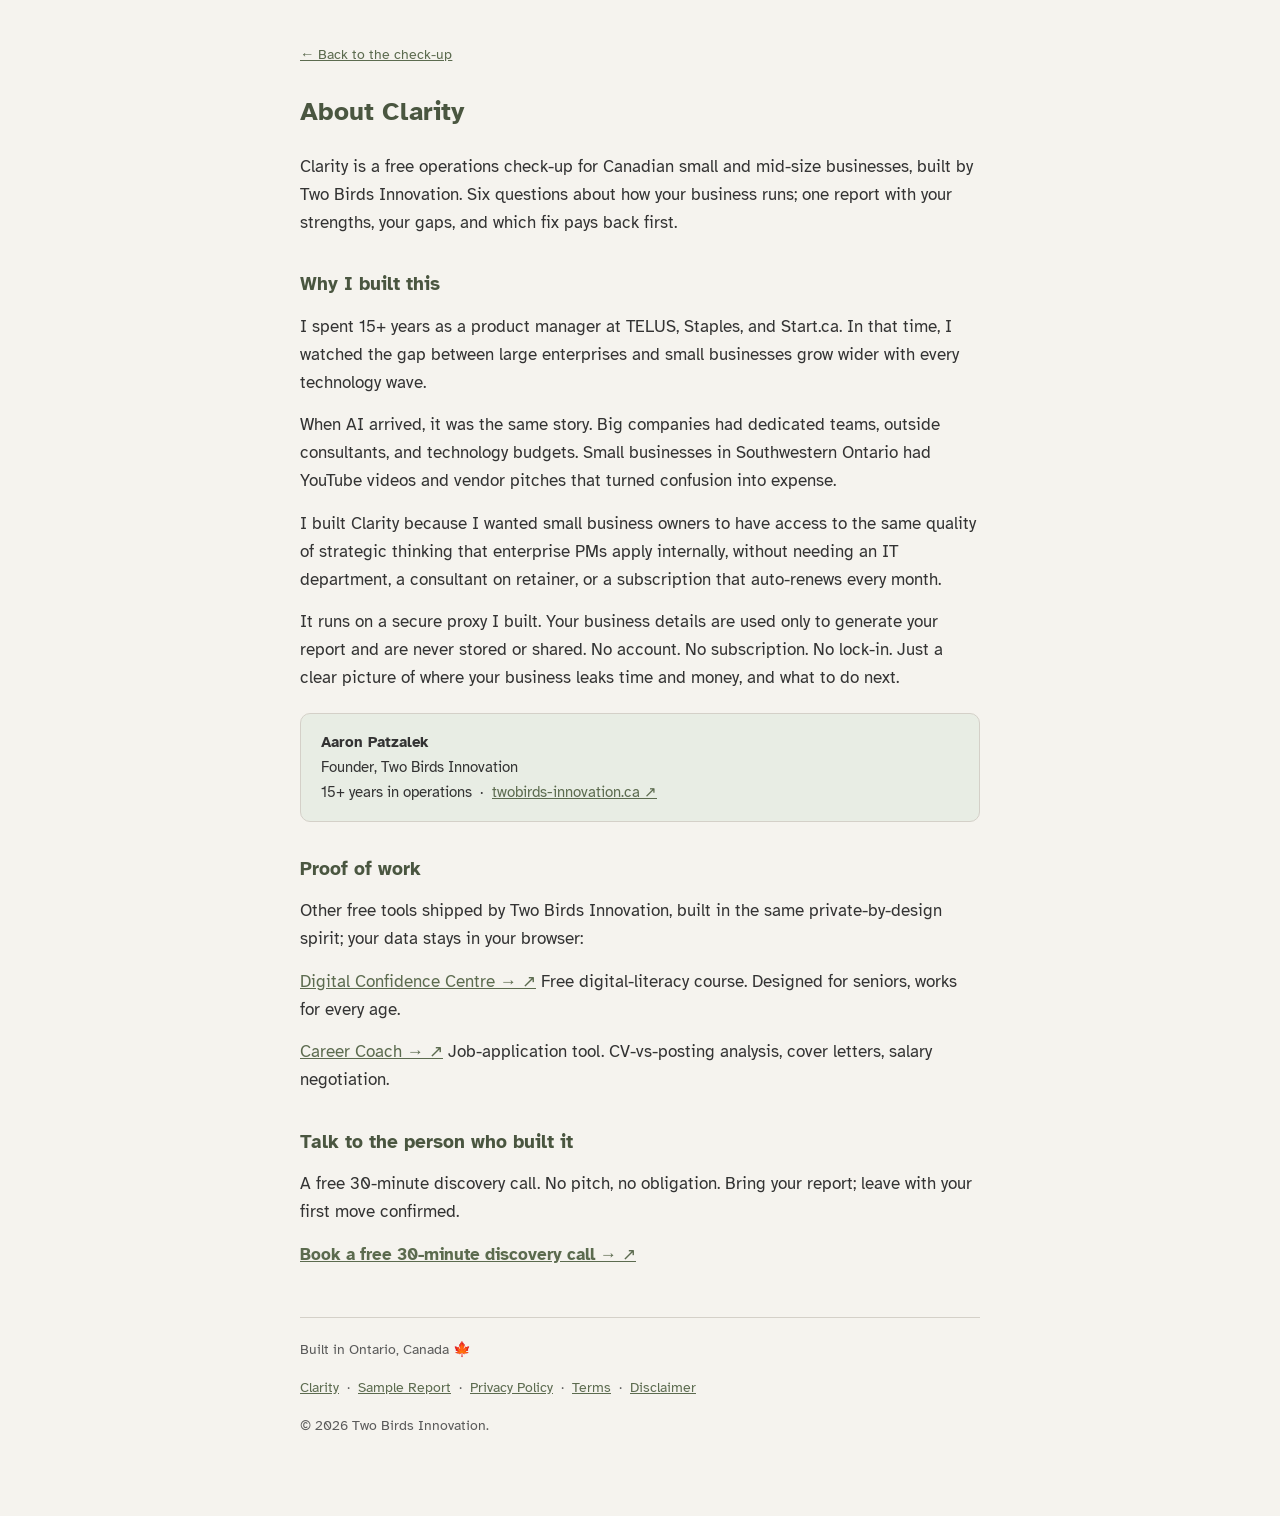
<file: about.html>
<!DOCTYPE html>
<html lang="en-CA">
<head>
  <meta charset="UTF-8">
  <meta name="viewport" content="width=device-width, initial-scale=1.0">
  <title>About Clarity | Two Birds Innovation</title>
  <meta name="description" content="Why Clarity exists, who built it, and the work behind it. Clarity is a free operations check-up for Canadian small businesses by Two Birds Innovation.">
  <meta name="robots" content="index, follow">
  <link rel="canonical" href="https://twobirds-kramerica.github.io/clarity/about.html">
  <link rel="icon" href="data:image/svg+xml,<svg xmlns='http://www.w3.org/2000/svg' viewBox='0 0 100 100'><text y='.9em' font-size='90'>🔍</text></svg>">
  <style>
    @font-face{font-family:'Atkinson Hyperlegible';font-style:normal;font-weight:400;font-display:swap;src:url('fonts/atkinson-hyperlegible/atkinson-normal-400.woff2') format('woff2');unicode-range:U+0000-00FF,U+0131,U+0152-0153,U+02BB-02BC,U+02C6,U+02DA,U+02DC,U+0304,U+0308,U+0329,U+2000-206F,U+20AC,U+2122,U+2191,U+2193,U+2212,U+2215,U+FEFF,U+FFFD}
    @font-face{font-family:'Atkinson Hyperlegible';font-style:normal;font-weight:700;font-display:swap;src:url('fonts/atkinson-hyperlegible/atkinson-bold-700.woff2') format('woff2');unicode-range:U+0000-00FF,U+0131,U+0152-0153,U+02BB-02BC,U+02C6,U+02DA,U+02DC,U+0304,U+0308,U+0329,U+2000-206F,U+20AC,U+2122,U+2191,U+2193,U+2212,U+2215,U+FEFF,U+FFFD}
    * { box-sizing: border-box; margin: 0; }
    :root {
      --olive: #5C6B4F; --olive-dark: #4A5640; --olive-light: #E8EDE4;
      --charcoal: #2C2C2C; --cream: #F5F3EE; --white: #FAFAF8;
      --text: #333333; --text-light: #5A5A5A; --border: #D4D0C8;
    }
    body { font-family: 'Atkinson Hyperlegible', Arial, sans-serif; background: var(--cream); color: var(--text); line-height: 1.65; font-size: 17px; }
    .wrap { max-width: 720px; margin: 0 auto; padding: 2.5rem 1.25rem 4rem; }
    h1 { font-size: 1.6rem; color: var(--olive-dark); margin-bottom: 1.25rem; }
    h2 { font-size: 1.2rem; color: var(--olive-dark); margin: 2rem 0 0.75rem; }
    p { margin-bottom: 0.9rem; }
    a { color: var(--olive); }
    .sig { margin-top: 1.25rem; padding: 1rem 1.25rem; background: var(--olive-light); border: 1px solid var(--border); border-radius: 10px; font-size: 0.95rem; }
    .back { display: inline-block; margin-bottom: 1.5rem; font-size: 0.9rem; }
    footer { margin-top: 3rem; padding-top: 1.25rem; border-top: 1px solid var(--border); font-size: 0.9rem; color: var(--text-light); }
  </style>
</head>
<body>
  <div class="wrap">
    <a class="back" href="index.html">&larr; Back to the check-up</a>

    <h1>About Clarity</h1>
    <p>Clarity is a free operations check-up for Canadian small and mid-size businesses, built by Two Birds Innovation. Six questions about how your business runs; one report with your strengths, your gaps, and which fix pays back first.</p>

    <h2>Why I built this</h2>
    <p>I spent <span data-claim="years-experience" data-v="1" data-c="3" data-verified="2026-09-14">15+ years</span> as a product manager at TELUS, Staples, and Start.ca. In that time, I watched the gap between large enterprises and small businesses grow wider with every technology wave.</p>
    <p>When AI arrived, it was the same story. Big companies had dedicated teams, outside consultants, and technology budgets. Small businesses in Southwestern Ontario had YouTube videos and vendor pitches that turned confusion into expense.</p>
    <p>I built Clarity because I wanted small business owners to have access to the same quality of strategic thinking that enterprise PMs apply internally, without needing an IT department, a consultant on retainer, or a subscription that auto-renews every month.</p>
    <p>It runs on a secure proxy I built. Your business details are used only to generate your report and are never stored or shared. No account. No subscription. No lock-in. Just a clear picture of where your business leaks time and money, and what to do next.</p>
    <div class="sig">
      <strong>Aaron Patzalek</strong><br>
      Founder, Two Birds Innovation<br>
      15+ years in operations &nbsp;&middot;&nbsp; <a href="https://twobirds-kramerica.github.io/two-birds-innovation/" target="_blank" rel="noopener">twobirds-innovation.ca</a>
    </div>

    <h2>Proof of work</h2>
    <p>Other free tools shipped by Two Birds Innovation, built in the same private-by-design spirit; your data stays in your browser:</p>
    <p><a href="https://twobirds-kramerica.github.io/digital-confidence/" target="_blank" rel="noopener">Digital Confidence Centre &rarr;</a> Free digital-literacy course. Designed for seniors, works for every age.</p>
    <p><a href="https://twobirds-kramerica.github.io/career-coach/" target="_blank" rel="noopener">Career Coach &rarr;</a> Job-application tool. CV-vs-posting analysis, cover letters, salary negotiation.</p>

    <h2>Talk to the person who built it</h2>
    <p>A free 30-minute discovery call. No pitch, no obligation. Bring your report; leave with your first move confirmed.</p>
    <p><a href="https://cal.com/twobirds-4n5ajg/30min" target="_blank" rel="noopener"><strong>Book a free 30-minute discovery call &rarr;</strong></a></p>

    <footer>
      <p>Built in Ontario, Canada <span aria-hidden="true">🍁</span></p>
      <p><a href="index.html">Clarity</a> &nbsp;&middot;&nbsp; <a href="sample-diagnostic.html">Sample Report</a> &nbsp;&middot;&nbsp; <a href="privacy.html">Privacy Policy</a> &nbsp;&middot;&nbsp; <a href="terms.html">Terms</a> &nbsp;&middot;&nbsp; <a href="disclaimer.html">Disclaimer</a></p>
      <p>&copy; <span id="copyright-year">2026</span> Two Birds Innovation.</p>
    </footer>
  </div>
  <!-- External-link affordance: visible arrow + screen-reader note on every new-tab link -->
  <style>.new-tab-note{position:absolute;width:1px;height:1px;padding:0;margin:-1px;overflow:hidden;clip:rect(0 0 0 0);white-space:nowrap;border:0;}</style>
  <script>
  (function () {
    document.querySelectorAll('a[target="_blank"]').forEach(function (a) {
      if (a.querySelector('.new-tab-note')) return;
      var icon = document.createElement('span');
      icon.setAttribute('aria-hidden', 'true');
      icon.textContent = ' ↗';
      var note = document.createElement('span');
      note.className = 'new-tab-note';
      note.textContent = ' (opens in a new tab)';
      a.appendChild(icon);
      a.appendChild(note);
    });
  }());
  </script>
<script>document.getElementById('copyright-year').textContent = new Date().getFullYear();</script>
</body>
</html>
</file>
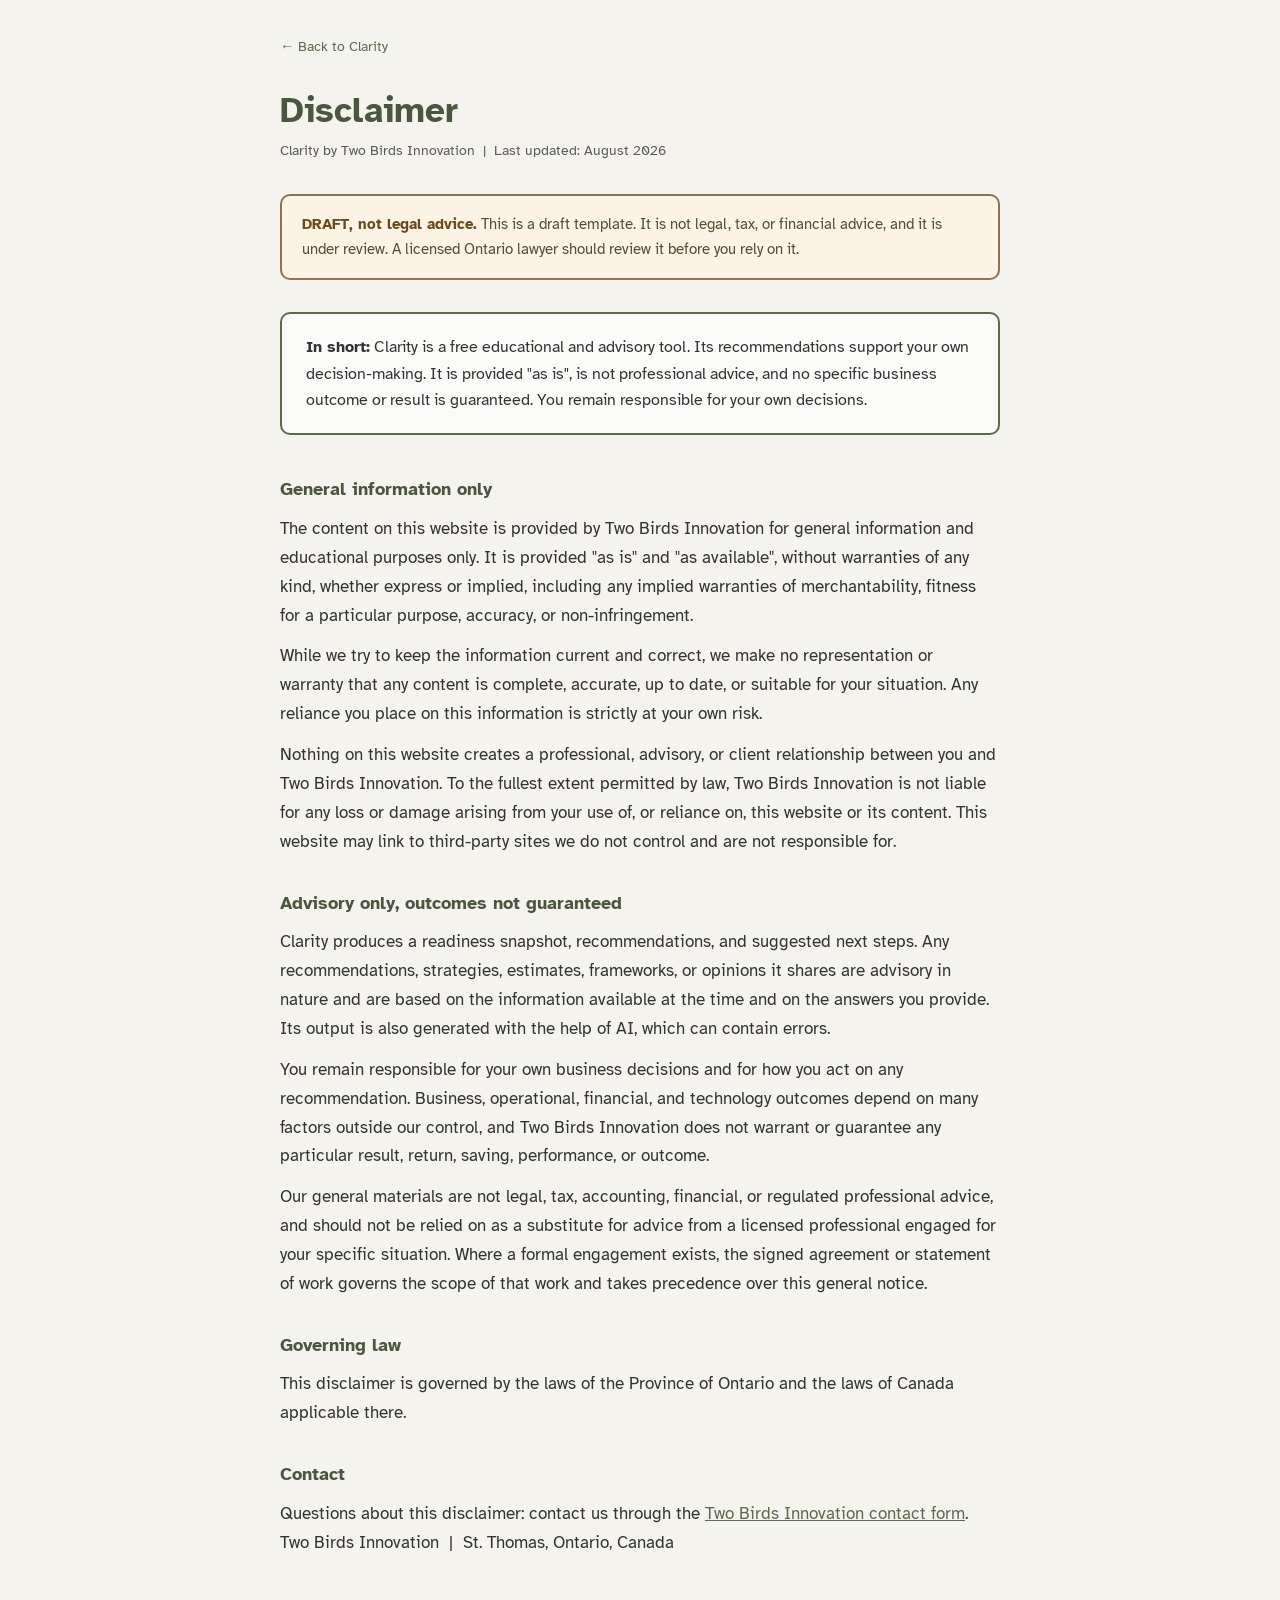
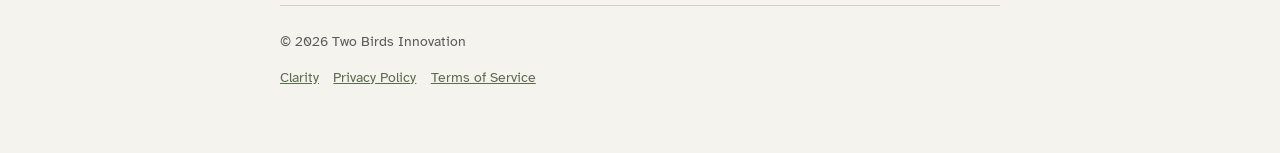
<file: disclaimer.html>
<!DOCTYPE html>
<html lang="en-CA">
<head>
  <meta charset="UTF-8">
  <meta name="viewport" content="width=device-width, initial-scale=1.0">
  <title>Disclaimer | Clarity by Two Birds Innovation</title>
  <meta name="description" content="Disclaimer for Clarity by Two Birds Innovation. Advisory and educational only, provided as is, not professional advice, no outcome guaranteed.">
  <meta property="og:title" content="Disclaimer | Clarity AI Business Diagnostic">
  <meta property="og:description" content="Clarity is provided for general educational and advisory purposes only, as is, and is not legal, tax, or financial advice.">
  <meta property="og:type" content="website">
  <meta name="robots" content="index, follow">
  <link rel="icon" href="data:image/svg+xml,<svg xmlns='http://www.w3.org/2000/svg' viewBox='0 0 100 100'><text y='.9em' font-size='90'>🔍</text></svg>">
  <style>
    @font-face{font-family:'Atkinson Hyperlegible';font-style:italic;font-weight:400;font-display:swap;src:url('fonts/atkinson-hyperlegible/atkinson-italic-400-ext.woff2') format('woff2');unicode-range:U+0100-02BA,U+02BD-02C5,U+02C7-02CC,U+02CE-02D7,U+02DD-02FF,U+0304,U+0308,U+0329,U+1D00-1DBF,U+1E00-1E9F,U+1EF2-1EFF,U+2020,U+20A0-20AB,U+20AD-20C0,U+2113,U+2C60-2C7F,U+A720-A7FF}
    @font-face{font-family:'Atkinson Hyperlegible';font-style:italic;font-weight:400;font-display:swap;src:url('fonts/atkinson-hyperlegible/atkinson-italic-400.woff2') format('woff2');unicode-range:U+0000-00FF,U+0131,U+0152-0153,U+02BB-02BC,U+02C6,U+02DA,U+02DC,U+0304,U+0308,U+0329,U+2000-206F,U+20AC,U+2122,U+2191,U+2193,U+2212,U+2215,U+FEFF,U+FFFD}
    @font-face{font-family:'Atkinson Hyperlegible';font-style:normal;font-weight:400;font-display:swap;src:url('fonts/atkinson-hyperlegible/atkinson-normal-400-ext.woff2') format('woff2');unicode-range:U+0100-02BA,U+02BD-02C5,U+02C7-02CC,U+02CE-02D7,U+02DD-02FF,U+0304,U+0308,U+0329,U+1D00-1DBF,U+1E00-1E9F,U+1EF2-1EFF,U+2020,U+20A0-20AB,U+20AD-20C0,U+2113,U+2C60-2C7F,U+A720-A7FF}
    @font-face{font-family:'Atkinson Hyperlegible';font-style:normal;font-weight:400;font-display:swap;src:url('fonts/atkinson-hyperlegible/atkinson-normal-400.woff2') format('woff2');unicode-range:U+0000-00FF,U+0131,U+0152-0153,U+02BB-02BC,U+02C6,U+02DA,U+02DC,U+0304,U+0308,U+0329,U+2000-206F,U+20AC,U+2122,U+2191,U+2193,U+2212,U+2215,U+FEFF,U+FFFD}
    @font-face{font-family:'Atkinson Hyperlegible';font-style:normal;font-weight:700;font-display:swap;src:url('fonts/atkinson-hyperlegible/atkinson-bold-700-ext.woff2') format('woff2');unicode-range:U+0100-02BA,U+02BD-02C5,U+02C7-02CC,U+02CE-02D7,U+02DD-02FF,U+0304,U+0308,U+0329,U+1D00-1DBF,U+1E00-1E9F,U+1EF2-1EFF,U+2020,U+20A0-20AB,U+20AD-20C0,U+2113,U+2C60-2C7F,U+A720-A7FF}
    @font-face{font-family:'Atkinson Hyperlegible';font-style:normal;font-weight:700;font-display:swap;src:url('fonts/atkinson-hyperlegible/atkinson-bold-700.woff2') format('woff2');unicode-range:U+0000-00FF,U+0131,U+0152-0153,U+02BB-02BC,U+02C6,U+02DA,U+02DC,U+0304,U+0308,U+0329,U+2000-206F,U+20AC,U+2122,U+2191,U+2193,U+2212,U+2215,U+FEFF,U+FFFD}
    *, *::before, *::after { box-sizing: border-box; margin: 0; padding: 0; }

    :root {
      --olive: #5C6B4F;
      --olive-dark: #4A5640;
      --cream: #F5F3EE;
      --accent: #8B7355;
      --accent-light: #C4A882;
      --text: #333333;
      --text-light: #5A5A5A;
      --border: #D4D0C8;
      --white: #FAFAF8;
      --radius: 10px;
      --max-width: 720px;
    }

    body {
      font-family: 'Atkinson Hyperlegible', -apple-system, BlinkMacSystemFont, 'Segoe UI', Arial, sans-serif;
      background: var(--cream);
      color: var(--text);
      font-size: 17px;
      line-height: 1.7;
      min-height: 100vh;
      padding: 2rem 1rem 4rem;
    }

    .container { max-width: var(--max-width); margin: 0 auto; }

    .back-link {
      display: inline-block;
      color: var(--olive);
      text-decoration: none;
      font-size: 0.9rem;
      margin-bottom: 2rem;
    }
    .back-link:hover { text-decoration: underline; }
    .back-link:focus-visible { outline: 3px solid var(--olive); outline-offset: 3px; }

    h1 {
      font-size: clamp(1.6rem, 5vw, 2.2rem);
      font-weight: 700;
      margin-bottom: 0.4rem;
      line-height: 1.2;
      color: var(--olive-dark);
    }

    .last-updated {
      font-size: 0.85rem;
      color: var(--text-light);
      margin-bottom: 2rem;
    }

    .draft-note {
      background: #FBF3E4;
      border: 2px solid var(--accent);
      border-radius: var(--radius);
      padding: 1rem 1.25rem;
      margin-bottom: 2rem;
      font-size: 0.92rem;
      color: #5A4A32;
    }
    .draft-note strong { color: #6B4A1F; }

    .summary-box {
      background: var(--white);
      border: 2px solid var(--olive);
      border-radius: var(--radius);
      padding: 1.25rem 1.5rem;
      margin-bottom: 2.5rem;
    }
    .summary-box p { margin: 0; font-size: 0.97rem; }

    section { margin-bottom: 2rem; }

    h2 {
      font-size: 1.1rem;
      font-weight: 700;
      color: var(--olive-dark);
      margin-bottom: 0.6rem;
    }

    p { margin-bottom: 0.75rem; }
    p:last-child { margin-bottom: 0; }

    ul { padding-left: 1.25rem; margin-bottom: 0.75rem; }
    li { margin-bottom: 0.35rem; }

    a { color: var(--olive); }
    a:hover { text-decoration: underline; }
    a:focus-visible { outline: 3px solid var(--olive); outline-offset: 2px; }

    .footer {
      margin-top: 3rem;
      padding-top: 1.5rem;
      border-top: 1px solid var(--border);
      font-size: 0.85rem;
      color: var(--text-light);
    }
    .footer .footer-links a { margin-right: 0.9rem; }

    @media (max-width: 600px) {
      body { font-size: 16px; padding: 1.25rem 1rem 3rem; }
    }
  </style>
</head>
<body>
  <div class="container">
    <a href="index.html" class="back-link">&#8592; Back to Clarity</a>

    <h1>Disclaimer</h1>
    <p class="last-updated">Clarity by Two Birds Innovation &nbsp;|&nbsp; Last updated: <span data-claim="page-last-updated" data-v="1" data-c="2" data-verified="2026-09-14">August 2026</span></p>

    <div class="draft-note">
      <strong>DRAFT, not legal advice.</strong> This is a draft template. It is not legal, tax, or financial advice, and it is under review. A licensed Ontario lawyer should review it before you rely on it.
    </div>

    <div class="summary-box">
      <p><strong>In short:</strong> Clarity is a free educational and advisory tool. Its recommendations support your own decision-making. It is provided "as is", is not professional advice, and no specific business outcome or result is guaranteed. You remain responsible for your own decisions.</p>
    </div>

    <section>
      <h2>General information only</h2>
      <p>The content on this website is provided by Two Birds Innovation for general information and educational purposes only. It is provided "as is" and "as available", without warranties of any kind, whether express or implied, including any implied warranties of merchantability, fitness for a particular purpose, accuracy, or non-infringement.</p>
      <p>While we try to keep the information current and correct, we make no representation or warranty that any content is complete, accurate, up to date, or suitable for your situation. Any reliance you place on this information is strictly at your own risk.</p>
      <p>Nothing on this website creates a professional, advisory, or client relationship between you and Two Birds Innovation. To the fullest extent permitted by law, Two Birds Innovation is not liable for any loss or damage arising from your use of, or reliance on, this website or its content. This website may link to third-party sites we do not control and are not responsible for.</p>
    </section>

    <section>
      <h2>Advisory only, outcomes not guaranteed</h2>
      <p>Clarity produces a readiness snapshot, recommendations, and suggested next steps. Any recommendations, strategies, estimates, frameworks, or opinions it shares are advisory in nature and are based on the information available at the time and on the answers you provide. Its output is also generated with the help of AI, which can contain errors.</p>
      <p>You remain responsible for your own business decisions and for how you act on any recommendation. Business, operational, financial, and technology outcomes depend on many factors outside our control, and Two Birds Innovation does not warrant or guarantee any particular result, return, saving, performance, or outcome.</p>
      <p>Our general materials are not legal, tax, accounting, financial, or regulated professional advice, and should not be relied on as a substitute for advice from a licensed professional engaged for your specific situation. Where a formal engagement exists, the signed agreement or statement of work governs the scope of that work and takes precedence over this general notice.</p>
    </section>

    <section>
      <h2>Governing law</h2>
      <p>This disclaimer is governed by the laws of the Province of Ontario and the laws of Canada applicable there.</p>
    </section>

    <section>
      <h2>Contact</h2>
      <p>Questions about this disclaimer: contact us through the <a href="https://twobirds-kramerica.github.io/two-birds-innovation/consulting.html">Two Birds Innovation contact form</a>.<br>
      Two Birds Innovation &nbsp;|&nbsp; St. Thomas, Ontario, Canada</p>
    </section>

    <footer class="footer">
      <p>&copy; <span id="copyright-year">2026</span> Two Birds Innovation</p>
      <p class="footer-links"><a href="index.html">Clarity</a><a href="privacy.html">Privacy Policy</a><a href="terms.html">Terms of Service</a></p>
    </footer>
  </div>
<script>document.getElementById('copyright-year').textContent = new Date().getFullYear();</script>
</body>
</html>
</file>
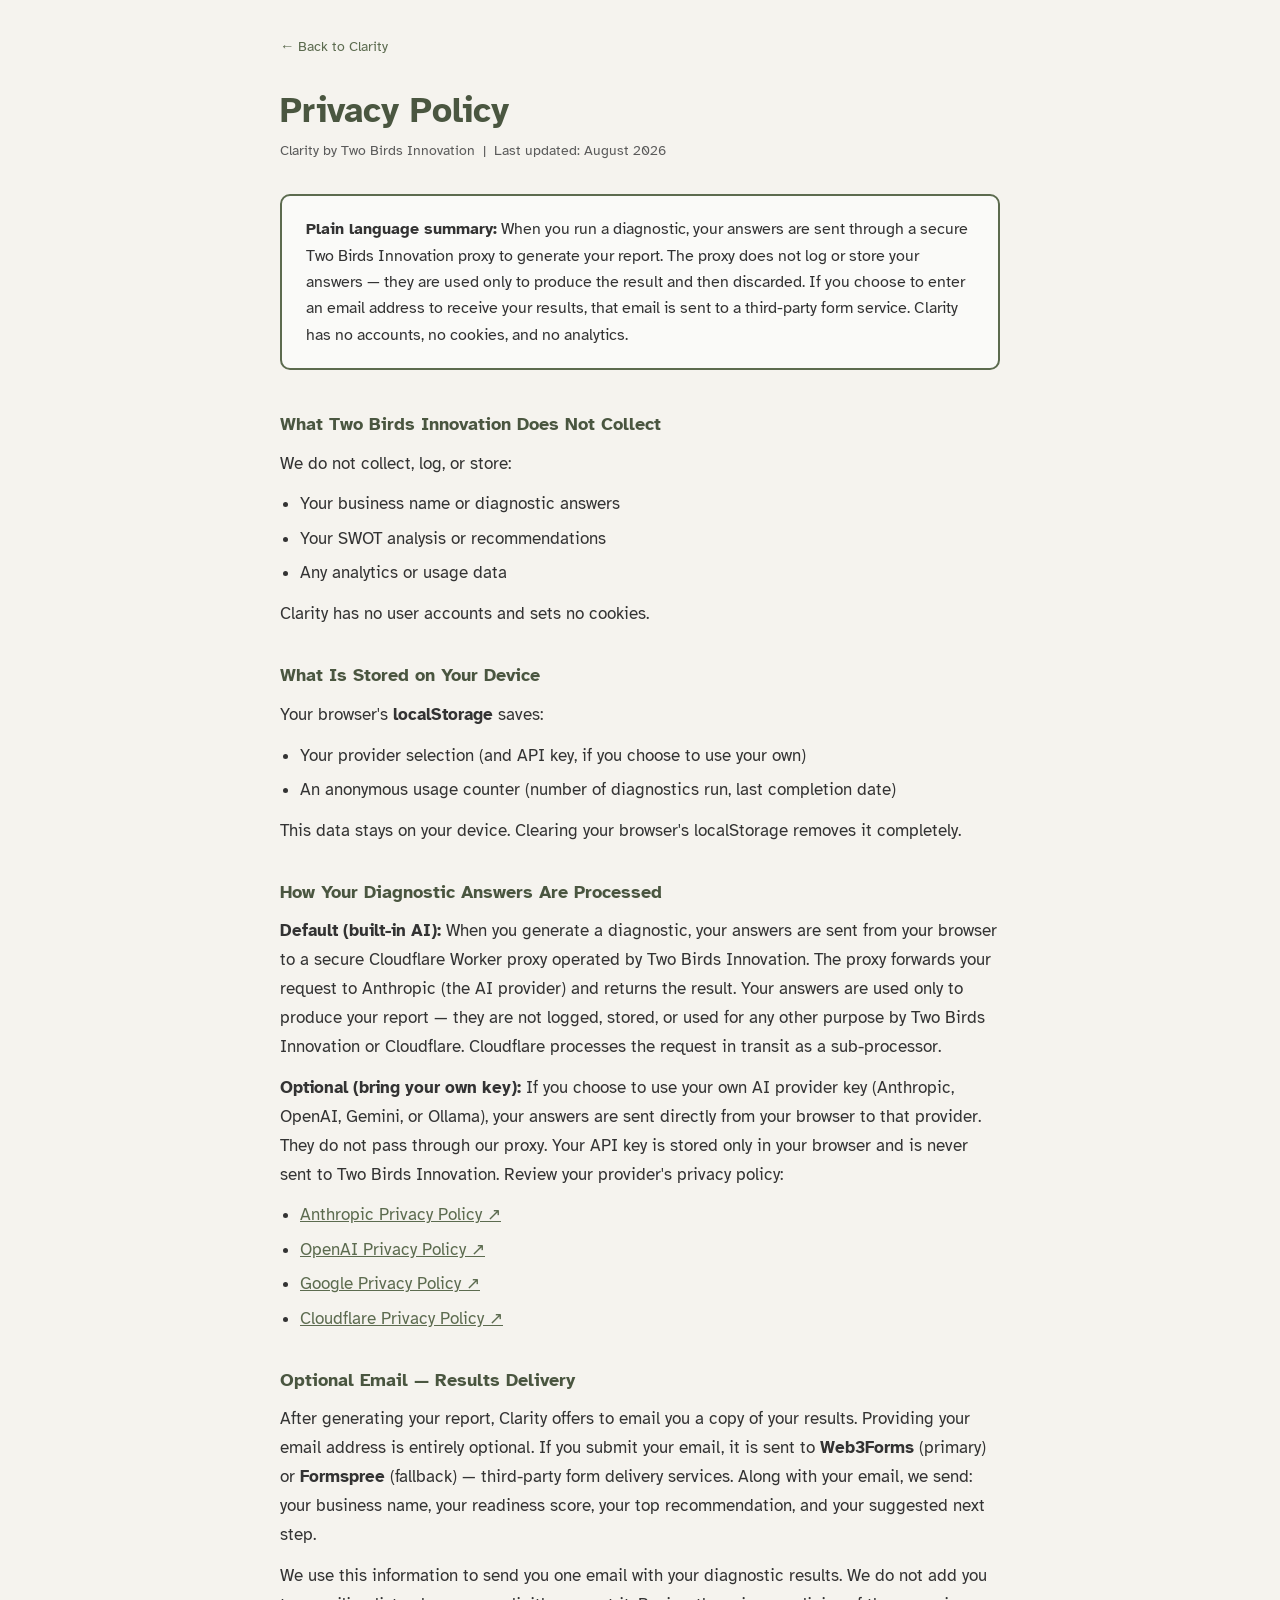
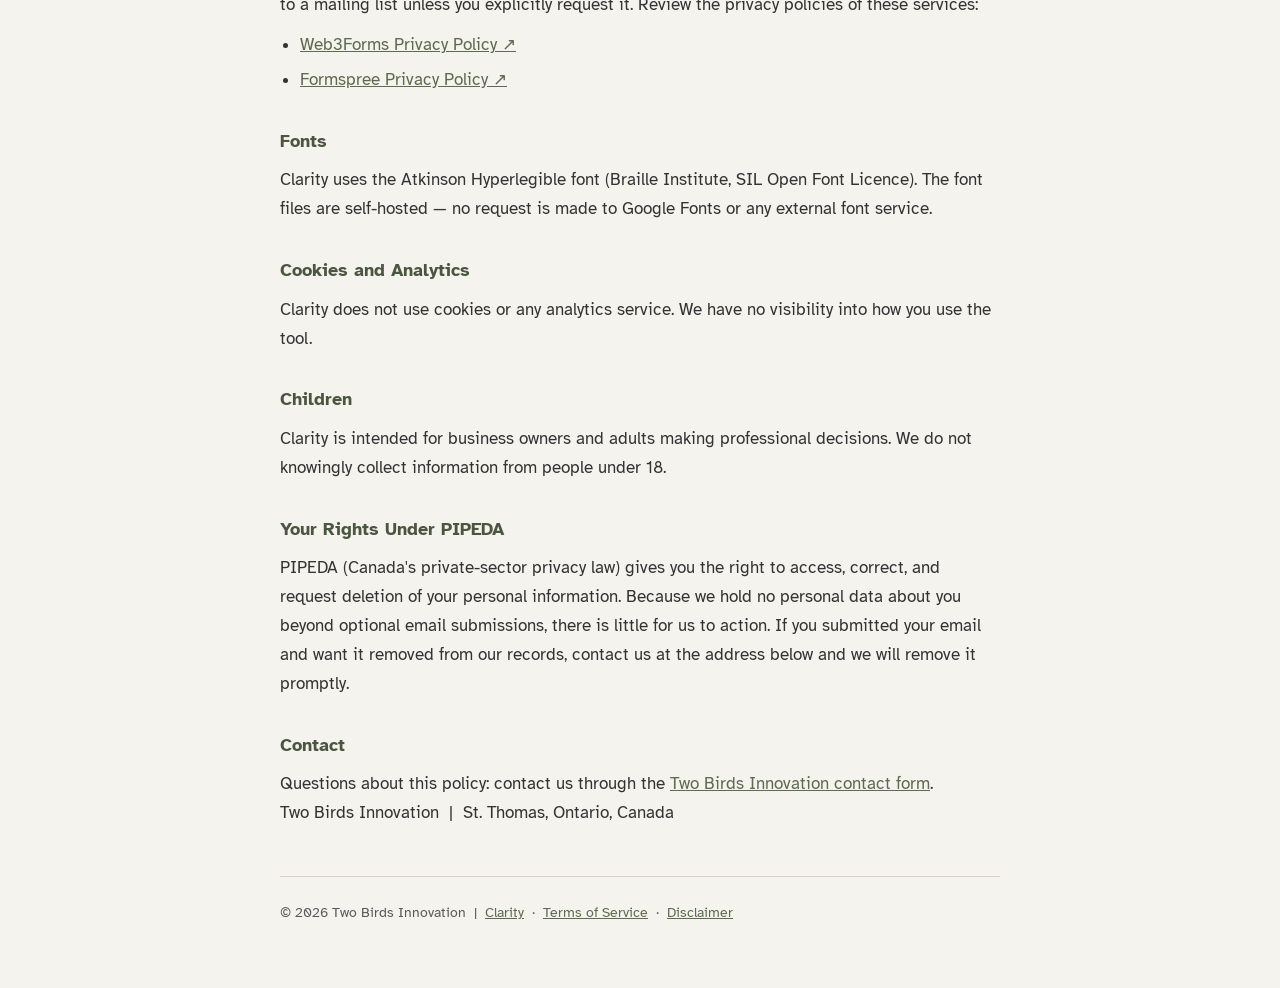
<file: privacy.html>
<!DOCTYPE html>
<html lang="en-CA">
<head>
  <meta charset="UTF-8">
  <meta name="viewport" content="width=device-width, initial-scale=1.0">
  <title>Privacy Policy — Clarity by Two Birds Innovation</title>
  <meta name="description" content="Privacy Policy for Clarity. Your diagnostic answers are sent only to generate your report — never stored or sold. No accounts. No tracking.">
  <meta property="og:title" content="Privacy Policy — Clarity AI Business Diagnostic">
  <meta property="og:description" content="Clarity sends your answers only to generate your diagnostic. Nothing is stored by Two Birds Innovation. Plain-language privacy policy.">
  <meta property="og:type" content="website">
  <meta name="robots" content="index, follow">
  <link rel="icon" href="data:image/svg+xml,<svg xmlns='http://www.w3.org/2000/svg' viewBox='0 0 100 100'><text y='.9em' font-size='90'>🔍</text></svg>">
  <style>
    @font-face{font-family:'Atkinson Hyperlegible';font-style:italic;font-weight:400;font-display:swap;src:url('fonts/atkinson-hyperlegible/atkinson-italic-400-ext.woff2') format('woff2');unicode-range:U+0100-02BA,U+02BD-02C5,U+02C7-02CC,U+02CE-02D7,U+02DD-02FF,U+0304,U+0308,U+0329,U+1D00-1DBF,U+1E00-1E9F,U+1EF2-1EFF,U+2020,U+20A0-20AB,U+20AD-20C0,U+2113,U+2C60-2C7F,U+A720-A7FF}
    @font-face{font-family:'Atkinson Hyperlegible';font-style:italic;font-weight:400;font-display:swap;src:url('fonts/atkinson-hyperlegible/atkinson-italic-400.woff2') format('woff2');unicode-range:U+0000-00FF,U+0131,U+0152-0153,U+02BB-02BC,U+02C6,U+02DA,U+02DC,U+0304,U+0308,U+0329,U+2000-206F,U+20AC,U+2122,U+2191,U+2193,U+2212,U+2215,U+FEFF,U+FFFD}
    @font-face{font-family:'Atkinson Hyperlegible';font-style:normal;font-weight:400;font-display:swap;src:url('fonts/atkinson-hyperlegible/atkinson-normal-400-ext.woff2') format('woff2');unicode-range:U+0100-02BA,U+02BD-02C5,U+02C7-02CC,U+02CE-02D7,U+02DD-02FF,U+0304,U+0308,U+0329,U+1D00-1DBF,U+1E00-1E9F,U+1EF2-1EFF,U+2020,U+20A0-20AB,U+20AD-20C0,U+2113,U+2C60-2C7F,U+A720-A7FF}
    @font-face{font-family:'Atkinson Hyperlegible';font-style:normal;font-weight:400;font-display:swap;src:url('fonts/atkinson-hyperlegible/atkinson-normal-400.woff2') format('woff2');unicode-range:U+0000-00FF,U+0131,U+0152-0153,U+02BB-02BC,U+02C6,U+02DA,U+02DC,U+0304,U+0308,U+0329,U+2000-206F,U+20AC,U+2122,U+2191,U+2193,U+2212,U+2215,U+FEFF,U+FFFD}
    @font-face{font-family:'Atkinson Hyperlegible';font-style:normal;font-weight:700;font-display:swap;src:url('fonts/atkinson-hyperlegible/atkinson-bold-700-ext.woff2') format('woff2');unicode-range:U+0100-02BA,U+02BD-02C5,U+02C7-02CC,U+02CE-02D7,U+02DD-02FF,U+0304,U+0308,U+0329,U+1D00-1DBF,U+1E00-1E9F,U+1EF2-1EFF,U+2020,U+20A0-20AB,U+20AD-20C0,U+2113,U+2C60-2C7F,U+A720-A7FF}
    @font-face{font-family:'Atkinson Hyperlegible';font-style:normal;font-weight:700;font-display:swap;src:url('fonts/atkinson-hyperlegible/atkinson-bold-700.woff2') format('woff2');unicode-range:U+0000-00FF,U+0131,U+0152-0153,U+02BB-02BC,U+02C6,U+02DA,U+02DC,U+0304,U+0308,U+0329,U+2000-206F,U+20AC,U+2122,U+2191,U+2193,U+2212,U+2215,U+FEFF,U+FFFD}
    *, *::before, *::after { box-sizing: border-box; margin: 0; padding: 0; }

    :root {
      --olive: #5C6B4F;
      --olive-dark: #4A5640;
      --cream: #F5F3EE;
      --accent: #8B7355;
      --accent-light: #C4A882;
      --text: #333333;
      --text-light: #5A5A5A;
      --border: #D4D0C8;
      --white: #FAFAF8;
      --radius: 10px;
      --max-width: 720px;
    }

    body {
      font-family: 'Atkinson Hyperlegible', -apple-system, BlinkMacSystemFont, 'Segoe UI', Arial, sans-serif;
      background: var(--cream);
      color: var(--text);
      font-size: 17px;
      line-height: 1.7;
      min-height: 100vh;
      padding: 2rem 1rem 4rem;
    }

    .container {
      max-width: var(--max-width);
      margin: 0 auto;
    }

    .back-link {
      display: inline-block;
      color: var(--olive);
      text-decoration: none;
      font-size: 0.9rem;
      margin-bottom: 2rem;
    }
    .back-link:hover { text-decoration: underline; }
    .back-link:focus-visible { outline: 3px solid var(--olive); outline-offset: 3px; }

    h1 {
      font-size: clamp(1.6rem, 5vw, 2.2rem);
      font-weight: 700;
      margin-bottom: 0.4rem;
      line-height: 1.2;
      color: var(--olive-dark);
    }

    .last-updated {
      font-size: 0.85rem;
      color: var(--text-light);
      margin-bottom: 2rem;
    }

    .summary-box {
      background: var(--white);
      border: 2px solid var(--olive);
      border-radius: var(--radius);
      padding: 1.25rem 1.5rem;
      margin-bottom: 2.5rem;
    }
    .summary-box p { margin: 0; font-size: 0.97rem; }

    section { margin-bottom: 2rem; }

    h2 {
      font-size: 1.1rem;
      font-weight: 700;
      color: var(--olive-dark);
      margin-bottom: 0.6rem;
    }

    p { margin-bottom: 0.75rem; }
    p:last-child { margin-bottom: 0; }

    ul {
      padding-left: 1.25rem;
      margin-bottom: 0.75rem;
    }
    li { margin-bottom: 0.35rem; }

    a { color: var(--olive); }
    a:hover { text-decoration: underline; }
    a:focus-visible { outline: 3px solid var(--olive); outline-offset: 2px; }

    .footer {
      margin-top: 3rem;
      padding-top: 1.5rem;
      border-top: 1px solid var(--border);
      font-size: 0.85rem;
      color: var(--text-light);
    }

    @media (max-width: 600px) {
      body { font-size: 16px; padding: 1.25rem 1rem 3rem; }
    }
  </style>
</head>
<body>
  <div class="container">
    <a href="index.html" class="back-link">&#8592; Back to Clarity</a>

    <h1>Privacy Policy</h1>
    <p class="last-updated">Clarity by Two Birds Innovation &nbsp;|&nbsp; Last updated: <span data-claim="page-last-updated" data-v="1" data-c="2" data-verified="2026-09-14">August 2026</span></p>

    <div class="summary-box">
      <p><strong>Plain language summary:</strong> When you run a diagnostic, your answers are sent through a secure Two Birds Innovation proxy to generate your report. The proxy does not log or store your answers &mdash; they are used only to produce the result and then discarded. If you choose to enter an email address to receive your results, that email is sent to a third-party form service. Clarity has no accounts, no cookies, and no analytics.</p>
    </div>

    <section>
      <h2>What Two Birds Innovation Does Not Collect</h2>
      <p>We do not collect, log, or store:</p>
      <ul>
        <li>Your business name or diagnostic answers</li>
        <li>Your SWOT analysis or recommendations</li>
        <li>Any analytics or usage data</li>
      </ul>
      <p>Clarity has no user accounts and sets no cookies.</p>
    </section>

    <section>
      <h2>What Is Stored on Your Device</h2>
      <p>Your browser's <strong>localStorage</strong> saves:</p>
      <ul>
        <li>Your provider selection (and API key, if you choose to use your own)</li>
        <li>An anonymous usage counter (number of diagnostics run, last completion date)</li>
      </ul>
      <p>This data stays on your device. Clearing your browser's localStorage removes it completely.</p>
    </section>

    <section>
      <h2>How Your Diagnostic Answers Are Processed</h2>
      <p><strong>Default (built-in AI):</strong> When you generate a diagnostic, your answers are sent from your browser to a secure Cloudflare Worker proxy operated by Two Birds Innovation. The proxy forwards your request to Anthropic (the AI provider) and returns the result. Your answers are used only to produce your report &mdash; they are not logged, stored, or used for any other purpose by Two Birds Innovation or Cloudflare. Cloudflare processes the request in transit as a sub-processor.</p>
      <p><strong>Optional (bring your own key):</strong> If you choose to use your own AI provider key (Anthropic, OpenAI, Gemini, or Ollama), your answers are sent directly from your browser to that provider. They do not pass through our proxy. Your API key is stored only in your browser and is never sent to Two Birds Innovation. Review your provider's privacy policy:</p>
      <ul>
        <li><a href="https://www.anthropic.com/privacy" target="_blank" rel="noopener noreferrer">Anthropic Privacy Policy</a></li>
        <li><a href="https://openai.com/policies/privacy-policy" target="_blank" rel="noopener noreferrer">OpenAI Privacy Policy</a></li>
        <li><a href="https://policies.google.com/privacy" target="_blank" rel="noopener noreferrer">Google Privacy Policy</a></li>
        <li><a href="https://www.cloudflare.com/privacypolicy/" target="_blank" rel="noopener noreferrer">Cloudflare Privacy Policy</a></li>
      </ul>
    </section>

    <section>
      <h2>Optional Email — Results Delivery</h2>
      <p>After generating your report, Clarity offers to email you a copy of your results. Providing your email address is entirely optional. If you submit your email, it is sent to <strong>Web3Forms</strong> (primary) or <strong>Formspree</strong> (fallback) — third-party form delivery services. Along with your email, we send: your business name, your readiness score, your top recommendation, and your suggested next step.</p>
      <p>We use this information to send you one email with your diagnostic results. We do not add you to a mailing list unless you explicitly request it. Review the privacy policies of these services:</p>
      <ul>
        <li><a href="https://web3forms.com/privacy" target="_blank" rel="noopener noreferrer">Web3Forms Privacy Policy</a></li>
        <li><a href="https://formspree.io/legal/privacy-policy" target="_blank" rel="noopener noreferrer">Formspree Privacy Policy</a></li>
      </ul>
    </section>

    <section>
      <h2>Fonts</h2>
      <p>Clarity uses the Atkinson Hyperlegible font (Braille Institute, SIL Open Font Licence). The font files are self-hosted — no request is made to Google Fonts or any external font service.</p>
    </section>

    <section>
      <h2>Cookies and Analytics</h2>
      <p>Clarity does not use cookies or any analytics service. We have no visibility into how you use the tool.</p>
    </section>

    <section>
      <h2>Children</h2>
      <p>Clarity is intended for business owners and adults making professional decisions. We do not knowingly collect information from people under 18.</p>
    </section>

    <section>
      <h2>Your Rights Under PIPEDA</h2>
      <p>PIPEDA (Canada's private-sector privacy law) gives you the right to access, correct, and request deletion of your personal information. Because we hold no personal data about you beyond optional email submissions, there is little for us to action. If you submitted your email and want it removed from our records, contact us at the address below and we will remove it promptly.</p>
    </section>

    <section>
      <h2>Contact</h2>
      <p>Questions about this policy: contact us through the <a href="https://twobirds-kramerica.github.io/two-birds-innovation/consulting.html">Two Birds Innovation contact form</a>.<br>
      Two Birds Innovation &nbsp;|&nbsp; St. Thomas, Ontario, Canada</p>
    </section>

    <footer class="footer">
      <p>&copy; <span id="copyright-year">2026</span> Two Birds Innovation &nbsp;|&nbsp; <a href="index.html">Clarity</a> &nbsp;&middot;&nbsp; <a href="terms.html">Terms of Service</a> &nbsp;&middot;&nbsp; <a href="disclaimer.html">Disclaimer</a></p>
    </footer>
  </div>
  <!-- External-link affordance: visible arrow + screen-reader note on every new-tab link -->
  <style>.new-tab-note{position:absolute;width:1px;height:1px;padding:0;margin:-1px;overflow:hidden;clip:rect(0 0 0 0);white-space:nowrap;border:0;}</style>
  <script>
  (function () {
    document.querySelectorAll('a[target="_blank"]').forEach(function (a) {
      if (a.querySelector('.new-tab-note')) return;
      var icon = document.createElement('span');
      icon.setAttribute('aria-hidden', 'true');
      icon.textContent = ' ↗';
      var note = document.createElement('span');
      note.className = 'new-tab-note';
      note.textContent = ' (opens in a new tab)';
      a.appendChild(icon);
      a.appendChild(note);
    });
  }());
  </script>
<script>document.getElementById('copyright-year').textContent = new Date().getFullYear();</script>
</body>
</html>
</file>
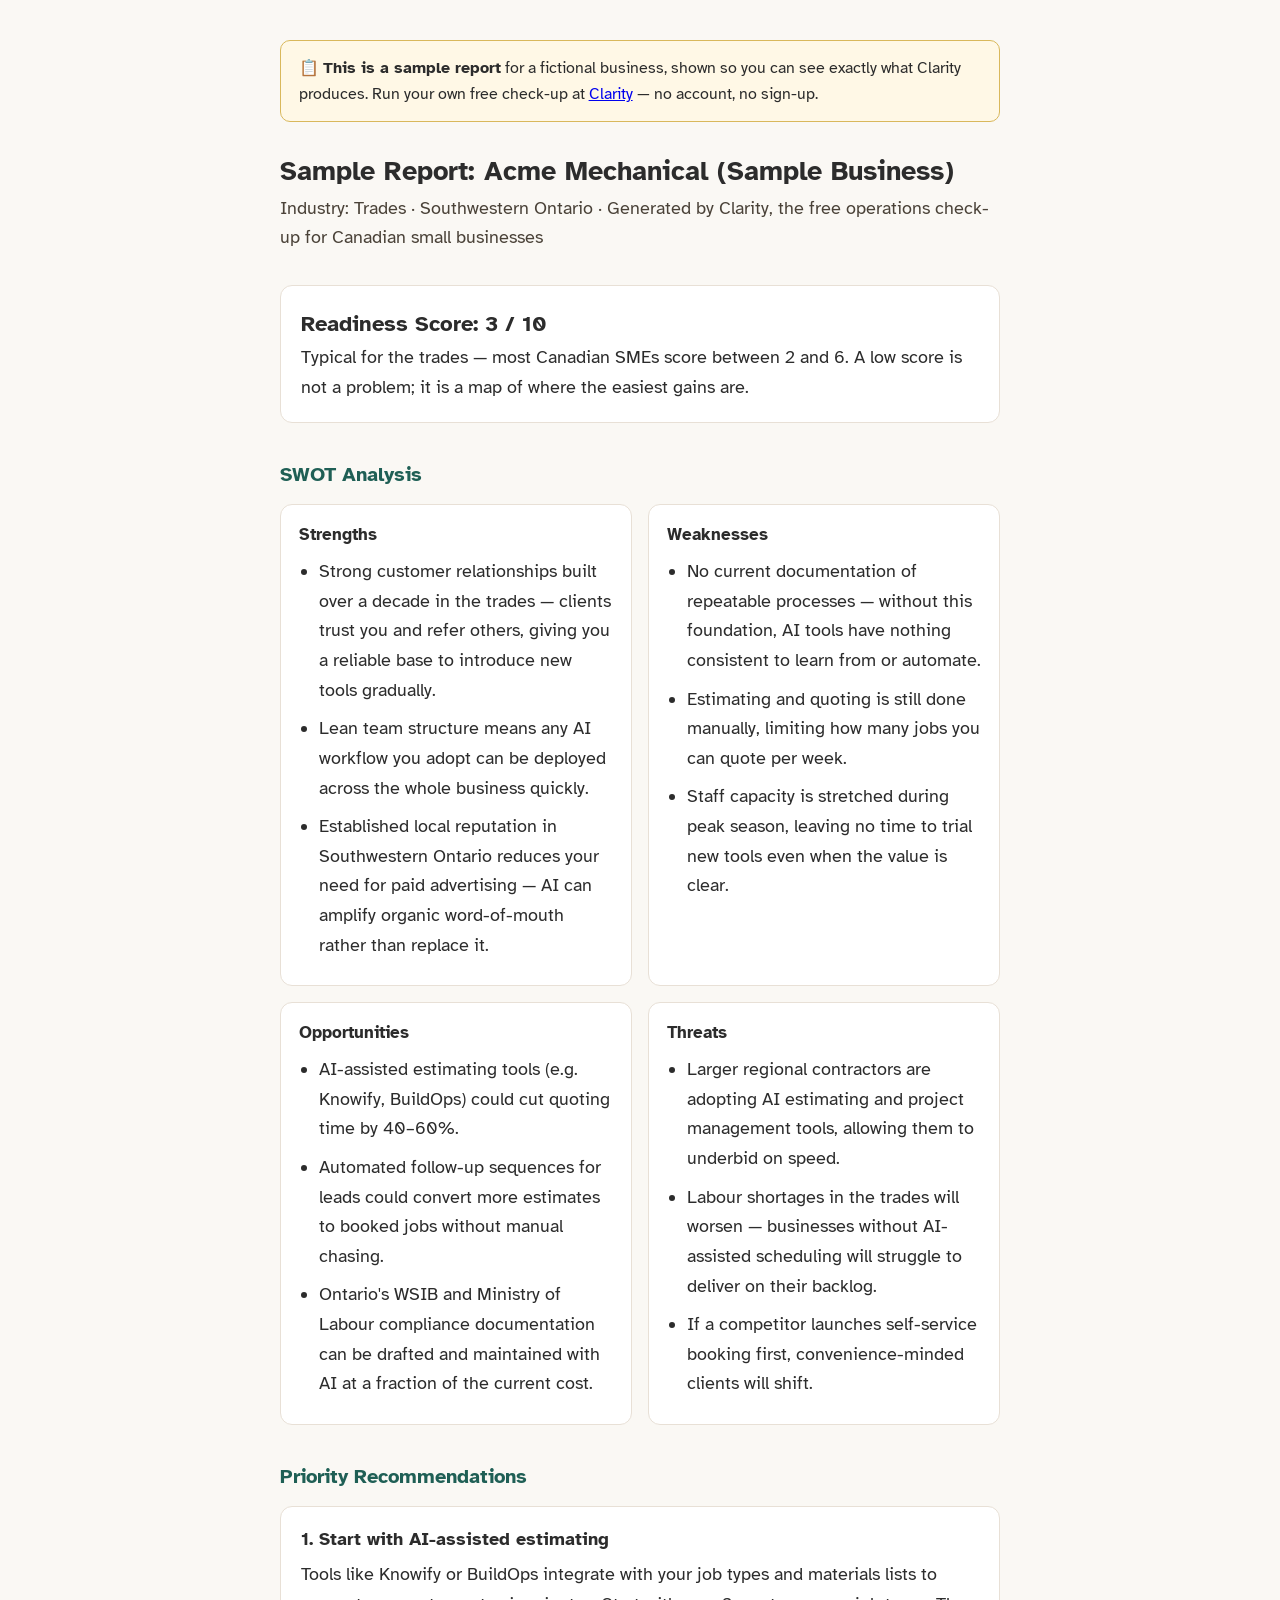
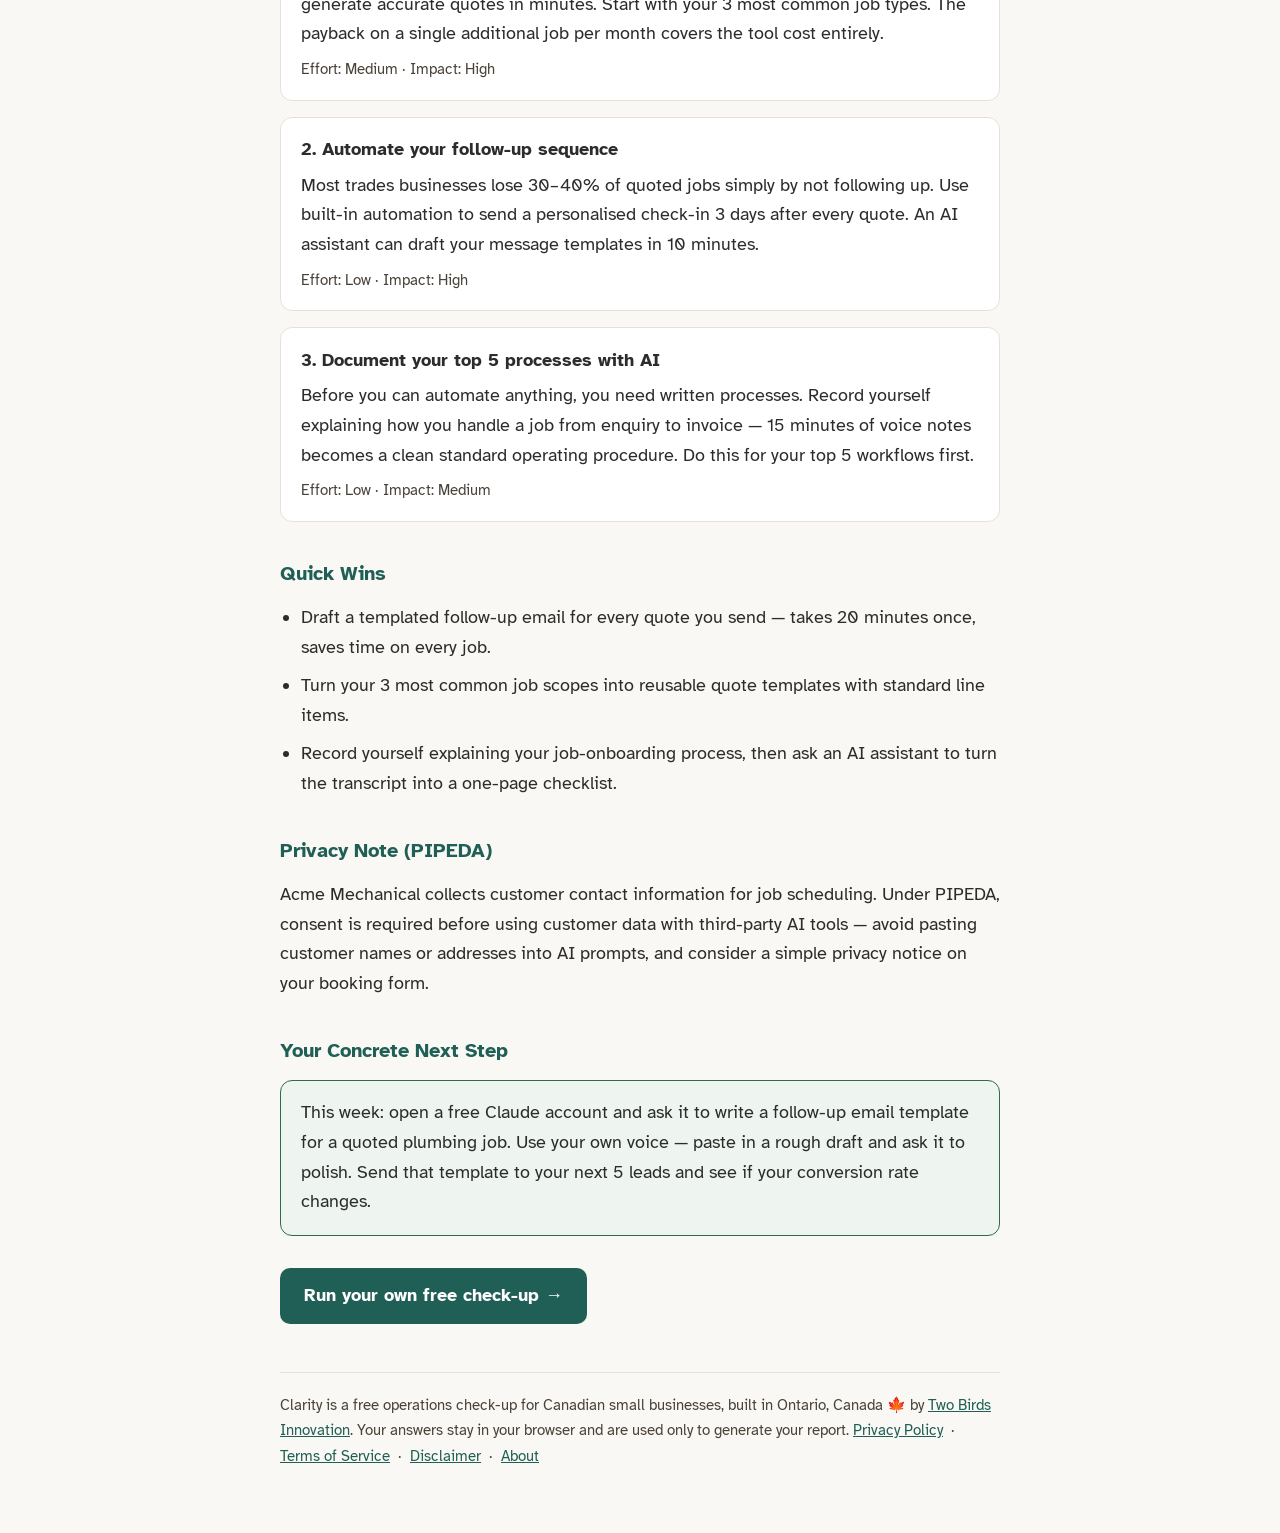
<file: sample-diagnostic.html>
<!DOCTYPE html>
<html lang="en-CA">
<head>
  <meta charset="UTF-8">
  <meta name="viewport" content="width=device-width, initial-scale=1.0">
  <title>Sample Operations Report: Acme Mechanical (Sample Business) | Clarity by Two Birds Innovation</title>
  <meta name="description" content="What does a Clarity operations report look like? A complete sample report for a fictional Ontario trades business: readiness score, SWOT analysis, three priority recommendations, quick wins, and a concrete next step.">
  <meta name="robots" content="index, follow">
  <link rel="canonical" href="https://twobirds-kramerica.github.io/clarity/sample-diagnostic.html">
  <script type="application/ld+json">
  {
    "@context": "https://schema.org",
    "@type": "WebPage",
    "name": "Sample Operations Report — Clarity",
    "description": "A complete example of the free Clarity operations check-up for Canadian small businesses, shown for a fictional Ontario trades business.",
    "isPartOf": {
      "@type": "WebApplication",
      "name": "Clarity",
      "url": "https://twobirds-kramerica.github.io/clarity/",
      "applicationCategory": "BusinessApplication",
      "offers": { "@type": "Offer", "price": "0", "priceCurrency": "CAD" }
    }
  }
  </script>
  <style>
    @font-face{font-family:'Atkinson Hyperlegible';font-style:italic;font-weight:400;font-display:swap;src:url('fonts/atkinson-hyperlegible/atkinson-italic-400-ext.woff2') format('woff2');unicode-range:U+0100-02BA,U+02BD-02C5,U+02C7-02CC,U+02CE-02D7,U+02DD-02FF,U+0304,U+0308,U+0329,U+1D00-1DBF,U+1E00-1E9F,U+1EF2-1EFF,U+2020,U+20A0-20AB,U+20AD-20C0,U+2113,U+2C60-2C7F,U+A720-A7FF}
    @font-face{font-family:'Atkinson Hyperlegible';font-style:italic;font-weight:400;font-display:swap;src:url('fonts/atkinson-hyperlegible/atkinson-italic-400.woff2') format('woff2');unicode-range:U+0000-00FF,U+0131,U+0152-0153,U+02BB-02BC,U+02C6,U+02DA,U+02DC,U+0304,U+0308,U+0329,U+2000-206F,U+20AC,U+2122,U+2191,U+2193,U+2212,U+2215,U+FEFF,U+FFFD}
    @font-face{font-family:'Atkinson Hyperlegible';font-style:normal;font-weight:400;font-display:swap;src:url('fonts/atkinson-hyperlegible/atkinson-normal-400-ext.woff2') format('woff2');unicode-range:U+0100-02BA,U+02BD-02C5,U+02C7-02CC,U+02CE-02D7,U+02DD-02FF,U+0304,U+0308,U+0329,U+1D00-1DBF,U+1E00-1E9F,U+1EF2-1EFF,U+2020,U+20A0-20AB,U+20AD-20C0,U+2113,U+2C60-2C7F,U+A720-A7FF}
    @font-face{font-family:'Atkinson Hyperlegible';font-style:normal;font-weight:400;font-display:swap;src:url('fonts/atkinson-hyperlegible/atkinson-normal-400.woff2') format('woff2');unicode-range:U+0000-00FF,U+0131,U+0152-0153,U+02BB-02BC,U+02C6,U+02DA,U+02DC,U+0304,U+0308,U+0329,U+2000-206F,U+20AC,U+2122,U+2191,U+2193,U+2212,U+2215,U+FEFF,U+FFFD}
    @font-face{font-family:'Atkinson Hyperlegible';font-style:normal;font-weight:700;font-display:swap;src:url('fonts/atkinson-hyperlegible/atkinson-bold-700-ext.woff2') format('woff2');unicode-range:U+0100-02BA,U+02BD-02C5,U+02C7-02CC,U+02CE-02D7,U+02DD-02FF,U+0304,U+0308,U+0329,U+1D00-1DBF,U+1E00-1E9F,U+1EF2-1EFF,U+2020,U+20A0-20AB,U+20AD-20C0,U+2113,U+2C60-2C7F,U+A720-A7FF}
    @font-face{font-family:'Atkinson Hyperlegible';font-style:normal;font-weight:700;font-display:swap;src:url('fonts/atkinson-hyperlegible/atkinson-bold-700.woff2') format('woff2');unicode-range:U+0000-00FF,U+0131,U+0152-0153,U+02BB-02BC,U+02C6,U+02DA,U+02DC,U+0304,U+0308,U+0329,U+2000-206F,U+20AC,U+2122,U+2191,U+2193,U+2212,U+2215,U+FEFF,U+FFFD}
    :root {
      --text: #2c2c2c; --text-warm: #4a4238; --olive: #5a6e4e;
      --accent: #1F5F55; --bg: #faf8f4; --card: #ffffff; --border: #e8e0d6;
      --red: #9b3b30; --amber: #8a5a16; --green: #2d6a4f;
    }
    * { box-sizing: border-box; margin: 0; }
    body { font-family: 'Atkinson Hyperlegible', Arial, sans-serif; background: var(--bg); color: var(--text); line-height: 1.65; font-size: 18px; }
    .wrap { max-width: 760px; margin: 0 auto; padding: 2.5rem 1.25rem 4rem; }
    .demo-note { background: #fff8e6; border: 1.5px solid #d9b85c; border-radius: 10px; padding: 0.85rem 1.1rem; font-size: 1rem; margin-bottom: 2rem; }
    h1 { font-size: 1.7rem; line-height: 1.25; margin-bottom: 0.35rem; }
    .meta { color: var(--text-warm); margin-bottom: 2rem; }
    h2 { font-size: 1.25rem; margin: 2.2rem 0 0.8rem; color: var(--accent); }
    .score { background: var(--card); border: 1.5px solid var(--border); border-radius: 12px; padding: 1.25rem; margin-bottom: 0.5rem; }
    .score strong { font-size: 1.4rem; }
    ul { padding-left: 1.3rem; }
    li { margin-bottom: 0.55rem; }
    .swot { display: grid; grid-template-columns: 1fr 1fr; gap: 1rem; }
    @media (max-width: 600px) { .swot { grid-template-columns: 1fr; } }
    .swot section { background: var(--card); border: 1.5px solid var(--border); border-radius: 12px; padding: 1rem 1.1rem; }
    .swot h3 { font-size: 1.05rem; margin-bottom: 0.5rem; }
    .rec { background: var(--card); border: 1.5px solid var(--border); border-radius: 12px; padding: 1.1rem 1.25rem; margin-bottom: 1rem; }
    .rec h3 { font-size: 1.1rem; margin-bottom: 0.4rem; }
    .rec .tags { font-size: 0.95rem; color: var(--text-warm); margin-top: 0.5rem; }
    .next { background: #eef5f1; border: 1.5px solid var(--green); border-radius: 12px; padding: 1.1rem 1.25rem; }
    .cta { display: inline-block; background: var(--accent); color: #fff; text-decoration: none; font-weight: 700; border-radius: 10px; padding: 0.85rem 1.5rem; margin-top: 2rem; }
    .cta:hover { background: #17483f; }
    footer { margin-top: 3rem; padding-top: 1.25rem; border-top: 1px solid var(--border); font-size: 0.95rem; color: var(--text-warm); }
    footer a { color: var(--accent); }
  </style>
</head>
<body>
  <div class="wrap">

    <p class="demo-note">📋 <strong>This is a sample report</strong> for a fictional business, shown so you can see exactly what Clarity produces. Run your own free check-up at <a href="index.html">Clarity</a> — no account, no sign-up.</p>

    <h1>Sample Report: Acme Mechanical (Sample Business)</h1>
    <p class="meta">Industry: Trades · Southwestern Ontario · Generated by Clarity, the free operations check-up for Canadian small businesses</p>

    <div class="score">
      <strong>Readiness Score: 3 / 10</strong><br>
      Typical for the trades — most Canadian SMEs score between 2 and 6. A low score is not a problem; it is a map of where the easiest gains are.
    </div>

    <h2>SWOT Analysis</h2>
    <div class="swot">
      <section>
        <h3>Strengths</h3>
        <ul>
          <li>Strong customer relationships built over a decade in the trades — clients trust you and refer others, giving you a reliable base to introduce new tools gradually.</li>
          <li>Lean team structure means any AI workflow you adopt can be deployed across the whole business quickly.</li>
          <li>Established local reputation in Southwestern Ontario reduces your need for paid advertising — AI can amplify organic word-of-mouth rather than replace it.</li>
        </ul>
      </section>
      <section>
        <h3>Weaknesses</h3>
        <ul>
          <li>No current documentation of repeatable processes — without this foundation, AI tools have nothing consistent to learn from or automate.</li>
          <li>Estimating and quoting is still done manually, limiting how many jobs you can quote per week.</li>
          <li>Staff capacity is stretched during peak season, leaving no time to trial new tools even when the value is clear.</li>
        </ul>
      </section>
      <section>
        <h3>Opportunities</h3>
        <ul>
          <li>AI-assisted estimating tools (e.g. Knowify, BuildOps) could cut quoting time by 40–60%.</li>
          <li>Automated follow-up sequences for leads could convert more estimates to booked jobs without manual chasing.</li>
          <li>Ontario's WSIB and Ministry of Labour compliance documentation can be drafted and maintained with AI at a fraction of the current cost.</li>
        </ul>
      </section>
      <section>
        <h3>Threats</h3>
        <ul>
          <li>Larger regional contractors are adopting AI estimating and project management tools, allowing them to underbid on speed.</li>
          <li>Labour shortages in the trades will worsen — businesses without AI-assisted scheduling will struggle to deliver on their backlog.</li>
          <li>If a competitor launches self-service booking first, convenience-minded clients will shift.</li>
        </ul>
      </section>
    </div>

    <h2>Priority Recommendations</h2>
    <div class="rec">
      <h3>1. Start with AI-assisted estimating</h3>
      <p>Tools like Knowify or BuildOps integrate with your job types and materials lists to generate accurate quotes in minutes. Start with your 3 most common job types. The payback on a single additional job per month covers the tool cost entirely.</p>
      <p class="tags">Effort: Medium · Impact: High</p>
    </div>
    <div class="rec">
      <h3>2. Automate your follow-up sequence</h3>
      <p>Most trades businesses lose 30–40% of quoted jobs simply by not following up. Use built-in automation to send a personalised check-in 3 days after every quote. An AI assistant can draft your message templates in 10 minutes.</p>
      <p class="tags">Effort: Low · Impact: High</p>
    </div>
    <div class="rec">
      <h3>3. Document your top 5 processes with AI</h3>
      <p>Before you can automate anything, you need written processes. Record yourself explaining how you handle a job from enquiry to invoice — 15 minutes of voice notes becomes a clean standard operating procedure. Do this for your top 5 workflows first.</p>
      <p class="tags">Effort: Low · Impact: Medium</p>
    </div>

    <h2>Quick Wins</h2>
    <ul>
      <li>Draft a templated follow-up email for every quote you send — takes 20 minutes once, saves time on every job.</li>
      <li>Turn your 3 most common job scopes into reusable quote templates with standard line items.</li>
      <li>Record yourself explaining your job-onboarding process, then ask an AI assistant to turn the transcript into a one-page checklist.</li>
    </ul>

    <h2>Privacy Note (PIPEDA)</h2>
    <p>Acme Mechanical collects customer contact information for job scheduling. Under PIPEDA, consent is required before using customer data with third-party AI tools — avoid pasting customer names or addresses into AI prompts, and consider a simple privacy notice on your booking form.</p>

    <h2>Your Concrete Next Step</h2>
    <div class="next">
      <p>This week: open a free Claude account and ask it to write a follow-up email template for a quoted plumbing job. Use your own voice — paste in a rough draft and ask it to polish. Send that template to your next 5 leads and see if your conversion rate changes.</p>
    </div>

    <a class="cta" href="index.html">Run your own free check-up →</a>

    <footer>
      <p>Clarity is a free operations check-up for Canadian small businesses, built in Ontario, Canada <span aria-hidden="true">🍁</span> by <a href="https://twobirds-kramerica.github.io/two-birds-innovation/">Two Birds Innovation</a>. Your answers stay in your browser and are used only to generate your report. <a href="privacy.html">Privacy Policy</a> &nbsp;&middot;&nbsp; <a href="terms.html">Terms of Service</a> &nbsp;&middot;&nbsp; <a href="disclaimer.html">Disclaimer</a> &nbsp;&middot;&nbsp; <a href="about.html">About</a></p>
    </footer>

  </div>
</body>
</html>
</file>
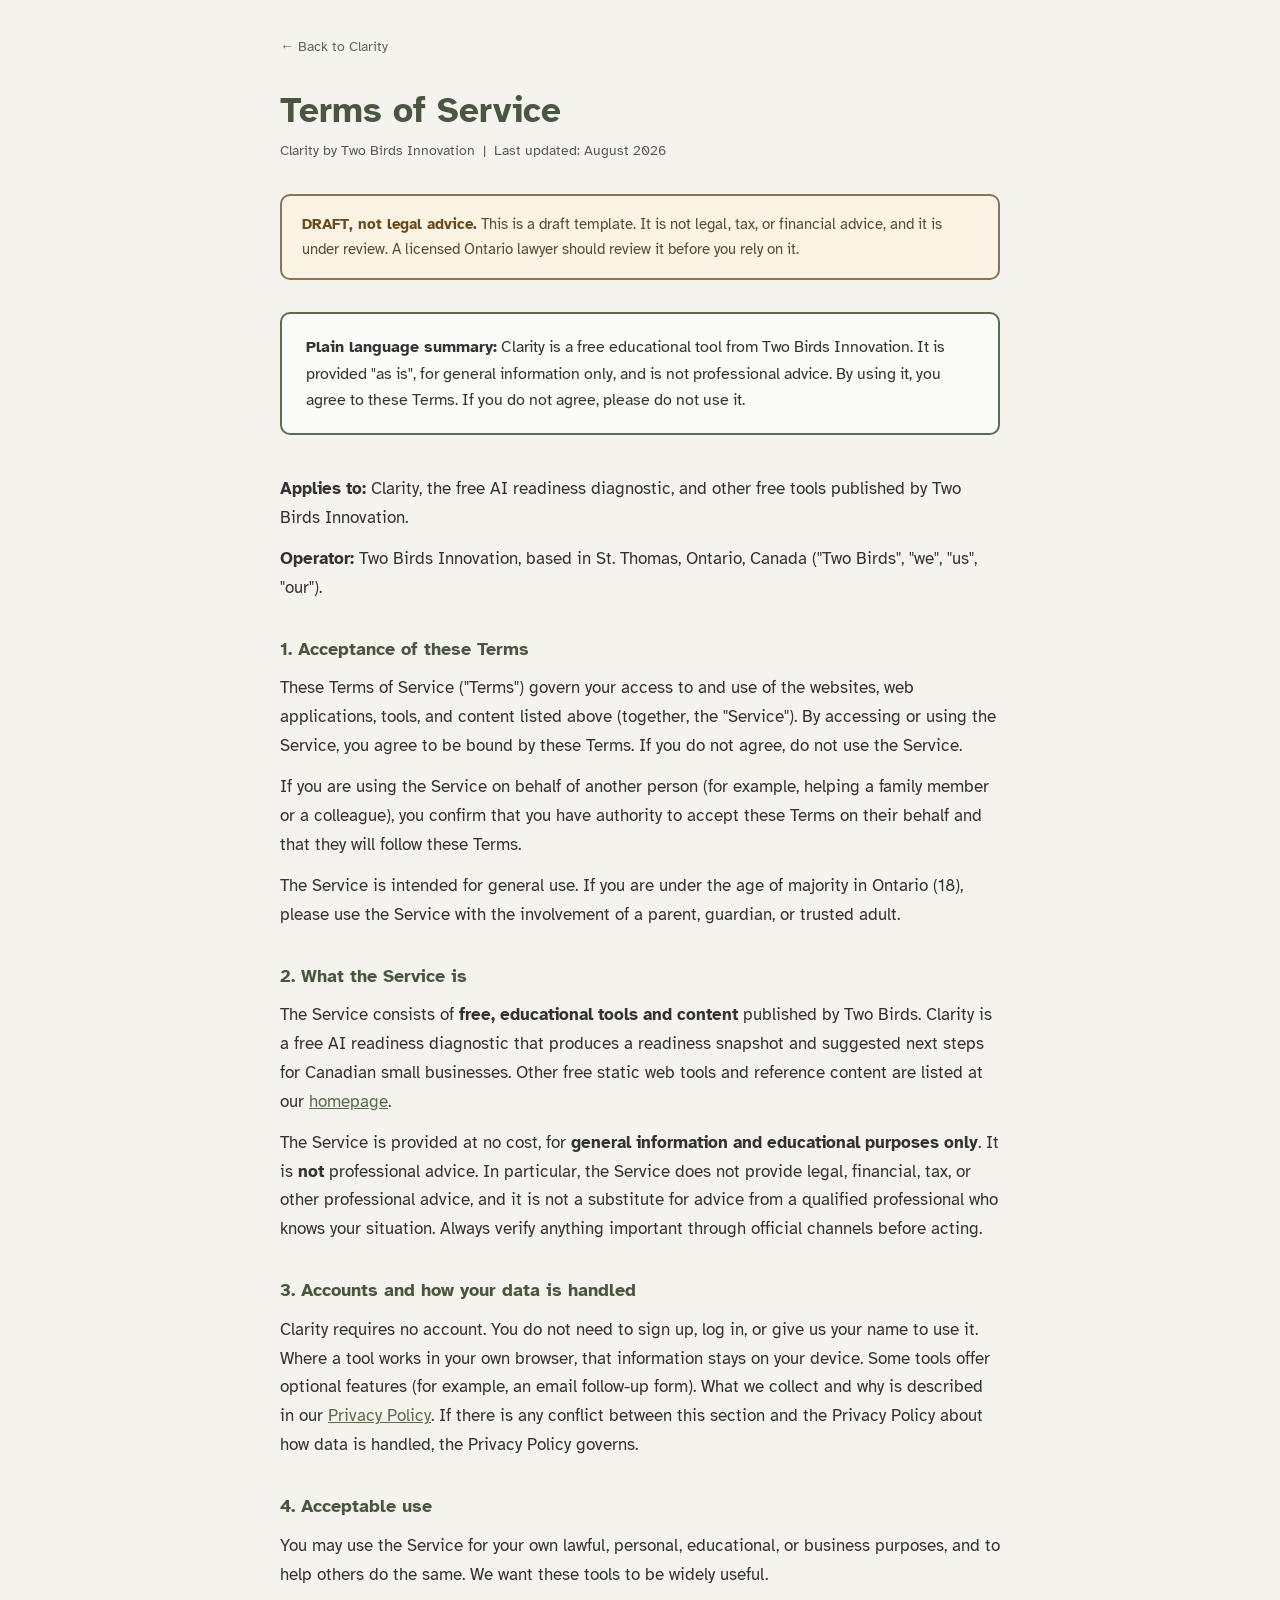
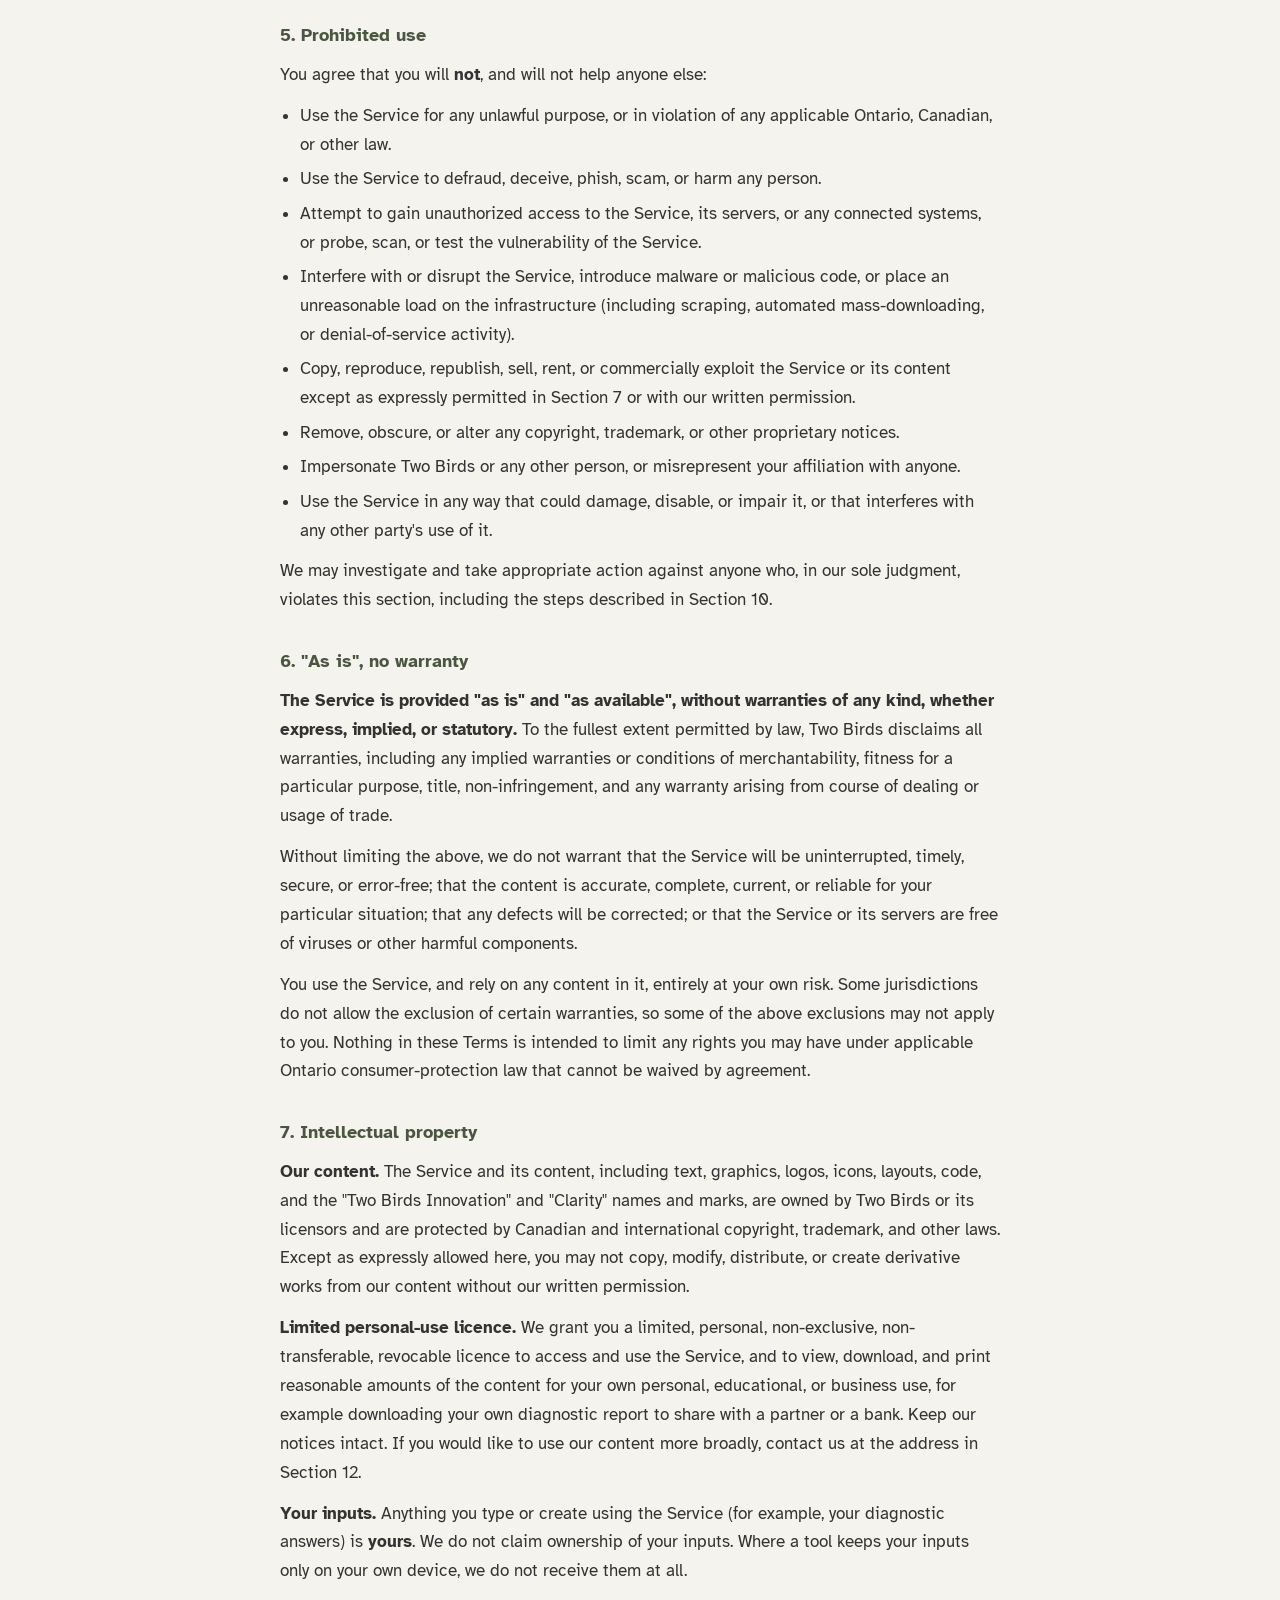
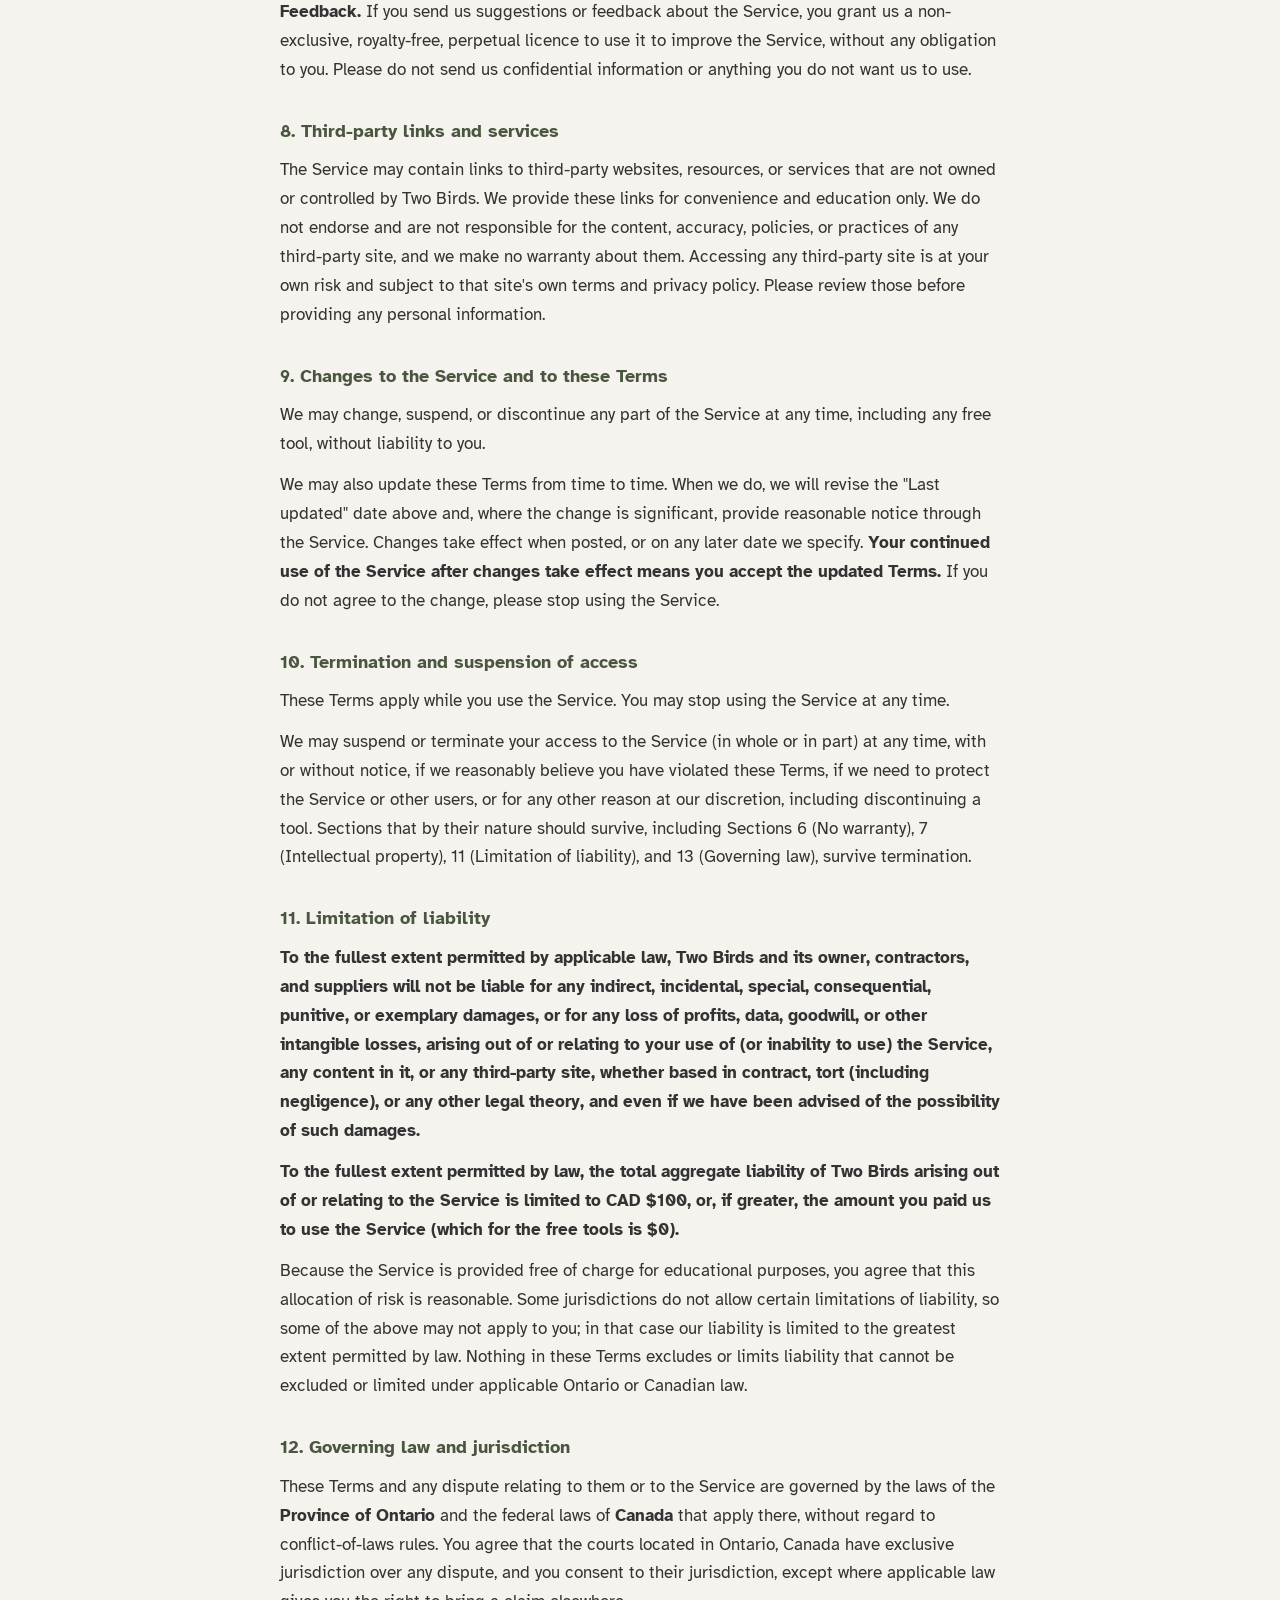
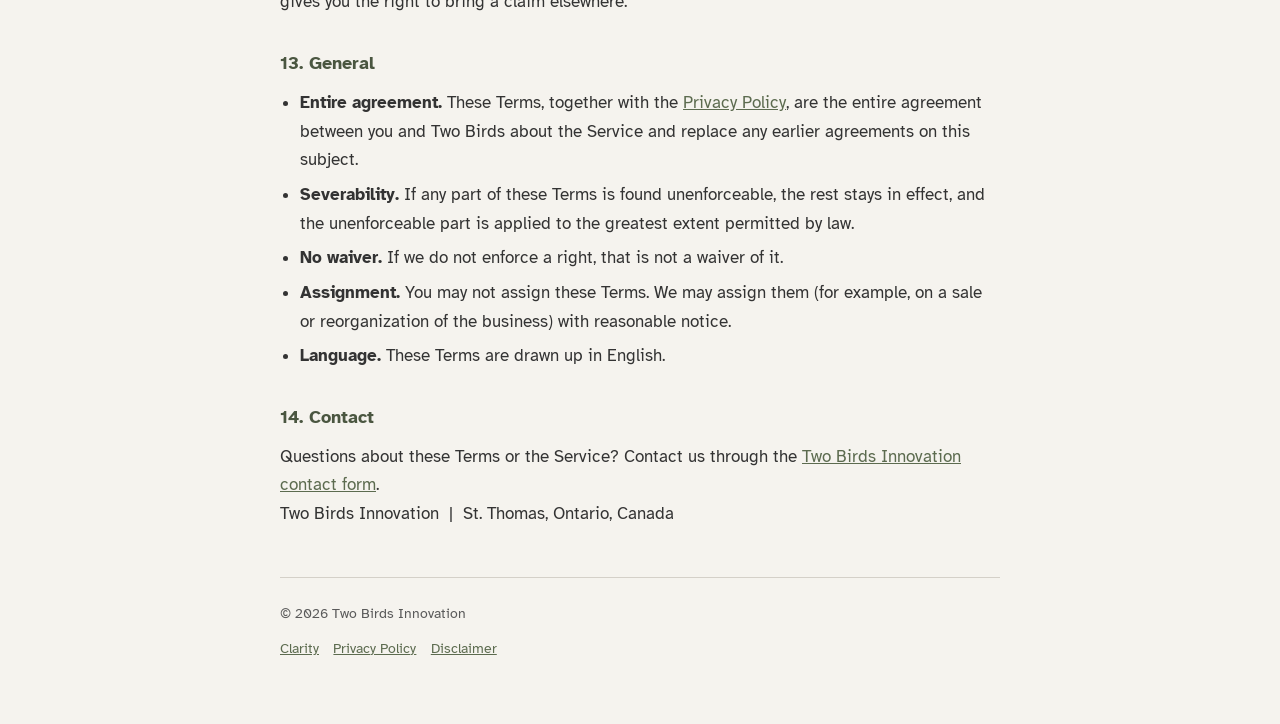
<file: terms.html>
<!DOCTYPE html>
<html lang="en-CA">
<head>
  <meta charset="UTF-8">
  <meta name="viewport" content="width=device-width, initial-scale=1.0">
  <title>Terms of Service | Clarity by Two Birds Innovation</title>
  <meta name="description" content="Terms of Service for Clarity, a free AI readiness diagnostic from Two Birds Innovation. Provided as is, for general educational purposes only.">
  <meta property="og:title" content="Terms of Service | Clarity AI Business Diagnostic">
  <meta property="og:description" content="Terms of Service for Clarity by Two Birds Innovation. Free educational tool, provided as is, governed by Ontario and Canadian law.">
  <meta property="og:type" content="website">
  <meta name="robots" content="index, follow">
  <link rel="icon" href="data:image/svg+xml,<svg xmlns='http://www.w3.org/2000/svg' viewBox='0 0 100 100'><text y='.9em' font-size='90'>🔍</text></svg>">
  <style>
    @font-face{font-family:'Atkinson Hyperlegible';font-style:italic;font-weight:400;font-display:swap;src:url('fonts/atkinson-hyperlegible/atkinson-italic-400-ext.woff2') format('woff2');unicode-range:U+0100-02BA,U+02BD-02C5,U+02C7-02CC,U+02CE-02D7,U+02DD-02FF,U+0304,U+0308,U+0329,U+1D00-1DBF,U+1E00-1E9F,U+1EF2-1EFF,U+2020,U+20A0-20AB,U+20AD-20C0,U+2113,U+2C60-2C7F,U+A720-A7FF}
    @font-face{font-family:'Atkinson Hyperlegible';font-style:italic;font-weight:400;font-display:swap;src:url('fonts/atkinson-hyperlegible/atkinson-italic-400.woff2') format('woff2');unicode-range:U+0000-00FF,U+0131,U+0152-0153,U+02BB-02BC,U+02C6,U+02DA,U+02DC,U+0304,U+0308,U+0329,U+2000-206F,U+20AC,U+2122,U+2191,U+2193,U+2212,U+2215,U+FEFF,U+FFFD}
    @font-face{font-family:'Atkinson Hyperlegible';font-style:normal;font-weight:400;font-display:swap;src:url('fonts/atkinson-hyperlegible/atkinson-normal-400-ext.woff2') format('woff2');unicode-range:U+0100-02BA,U+02BD-02C5,U+02C7-02CC,U+02CE-02D7,U+02DD-02FF,U+0304,U+0308,U+0329,U+1D00-1DBF,U+1E00-1E9F,U+1EF2-1EFF,U+2020,U+20A0-20AB,U+20AD-20C0,U+2113,U+2C60-2C7F,U+A720-A7FF}
    @font-face{font-family:'Atkinson Hyperlegible';font-style:normal;font-weight:400;font-display:swap;src:url('fonts/atkinson-hyperlegible/atkinson-normal-400.woff2') format('woff2');unicode-range:U+0000-00FF,U+0131,U+0152-0153,U+02BB-02BC,U+02C6,U+02DA,U+02DC,U+0304,U+0308,U+0329,U+2000-206F,U+20AC,U+2122,U+2191,U+2193,U+2212,U+2215,U+FEFF,U+FFFD}
    @font-face{font-family:'Atkinson Hyperlegible';font-style:normal;font-weight:700;font-display:swap;src:url('fonts/atkinson-hyperlegible/atkinson-bold-700-ext.woff2') format('woff2');unicode-range:U+0100-02BA,U+02BD-02C5,U+02C7-02CC,U+02CE-02D7,U+02DD-02FF,U+0304,U+0308,U+0329,U+1D00-1DBF,U+1E00-1E9F,U+1EF2-1EFF,U+2020,U+20A0-20AB,U+20AD-20C0,U+2113,U+2C60-2C7F,U+A720-A7FF}
    @font-face{font-family:'Atkinson Hyperlegible';font-style:normal;font-weight:700;font-display:swap;src:url('fonts/atkinson-hyperlegible/atkinson-bold-700.woff2') format('woff2');unicode-range:U+0000-00FF,U+0131,U+0152-0153,U+02BB-02BC,U+02C6,U+02DA,U+02DC,U+0304,U+0308,U+0329,U+2000-206F,U+20AC,U+2122,U+2191,U+2193,U+2212,U+2215,U+FEFF,U+FFFD}
    *, *::before, *::after { box-sizing: border-box; margin: 0; padding: 0; }

    :root {
      --olive: #5C6B4F;
      --olive-dark: #4A5640;
      --cream: #F5F3EE;
      --accent: #8B7355;
      --accent-light: #C4A882;
      --text: #333333;
      --text-light: #5A5A5A;
      --border: #D4D0C8;
      --white: #FAFAF8;
      --radius: 10px;
      --max-width: 720px;
    }

    body {
      font-family: 'Atkinson Hyperlegible', -apple-system, BlinkMacSystemFont, 'Segoe UI', Arial, sans-serif;
      background: var(--cream);
      color: var(--text);
      font-size: 17px;
      line-height: 1.7;
      min-height: 100vh;
      padding: 2rem 1rem 4rem;
    }

    .container { max-width: var(--max-width); margin: 0 auto; }

    .back-link {
      display: inline-block;
      color: var(--olive);
      text-decoration: none;
      font-size: 0.9rem;
      margin-bottom: 2rem;
    }
    .back-link:hover { text-decoration: underline; }
    .back-link:focus-visible { outline: 3px solid var(--olive); outline-offset: 3px; }

    h1 {
      font-size: clamp(1.6rem, 5vw, 2.2rem);
      font-weight: 700;
      margin-bottom: 0.4rem;
      line-height: 1.2;
      color: var(--olive-dark);
    }

    .last-updated {
      font-size: 0.85rem;
      color: var(--text-light);
      margin-bottom: 2rem;
    }

    .draft-note {
      background: #FBF3E4;
      border: 2px solid var(--accent);
      border-radius: var(--radius);
      padding: 1rem 1.25rem;
      margin-bottom: 2rem;
      font-size: 0.92rem;
      color: #5A4A32;
    }
    .draft-note strong { color: #6B4A1F; }

    .summary-box {
      background: var(--white);
      border: 2px solid var(--olive);
      border-radius: var(--radius);
      padding: 1.25rem 1.5rem;
      margin-bottom: 2.5rem;
    }
    .summary-box p { margin: 0; font-size: 0.97rem; }

    section { margin-bottom: 2rem; }

    h2 {
      font-size: 1.1rem;
      font-weight: 700;
      color: var(--olive-dark);
      margin-bottom: 0.6rem;
    }

    p { margin-bottom: 0.75rem; }
    p:last-child { margin-bottom: 0; }

    ul { padding-left: 1.25rem; margin-bottom: 0.75rem; }
    li { margin-bottom: 0.35rem; }

    a { color: var(--olive); }
    a:hover { text-decoration: underline; }
    a:focus-visible { outline: 3px solid var(--olive); outline-offset: 2px; }

    .footer {
      margin-top: 3rem;
      padding-top: 1.5rem;
      border-top: 1px solid var(--border);
      font-size: 0.85rem;
      color: var(--text-light);
    }
    .footer .footer-links a { margin-right: 0.9rem; }

    @media (max-width: 600px) {
      body { font-size: 16px; padding: 1.25rem 1rem 3rem; }
    }
  </style>
</head>
<body>
  <div class="container">
    <a href="index.html" class="back-link">&#8592; Back to Clarity</a>

    <h1>Terms of Service</h1>
    <p class="last-updated">Clarity by Two Birds Innovation &nbsp;|&nbsp; Last updated: <span data-claim="page-last-updated" data-v="1" data-c="2" data-verified="2026-09-14">August 2026</span></p>

    <div class="draft-note">
      <strong>DRAFT, not legal advice.</strong> This is a draft template. It is not legal, tax, or financial advice, and it is under review. A licensed Ontario lawyer should review it before you rely on it.
    </div>

    <div class="summary-box">
      <p><strong>Plain language summary:</strong> Clarity is a free educational tool from Two Birds Innovation. It is provided "as is", for general information only, and is not professional advice. By using it, you agree to these Terms. If you do not agree, please do not use it.</p>
    </div>

    <section>
      <p><strong>Applies to:</strong> Clarity, the free AI readiness diagnostic, and other free tools published by Two Birds Innovation.</p>
      <p><strong>Operator:</strong> Two Birds Innovation, based in St. Thomas, Ontario, Canada ("Two Birds", "we", "us", "our").</p>
    </section>

    <section>
      <h2>1. Acceptance of these Terms</h2>
      <p>These Terms of Service ("Terms") govern your access to and use of the websites, web applications, tools, and content listed above (together, the "Service"). By accessing or using the Service, you agree to be bound by these Terms. If you do not agree, do not use the Service.</p>
      <p>If you are using the Service on behalf of another person (for example, helping a family member or a colleague), you confirm that you have authority to accept these Terms on their behalf and that they will follow these Terms.</p>
      <p>The Service is intended for general use. If you are under the age of majority in Ontario (18), please use the Service with the involvement of a parent, guardian, or trusted adult.</p>
    </section>

    <section>
      <h2>2. What the Service is</h2>
      <p>The Service consists of <strong>free, educational tools and content</strong> published by Two Birds. Clarity is a free AI readiness diagnostic that produces a readiness snapshot and suggested next steps for Canadian small businesses. Other free static web tools and reference content are listed at our <a href="index.html">homepage</a>.</p>
      <p>The Service is provided at no cost, for <strong>general information and educational purposes only</strong>. It is <strong>not</strong> professional advice. In particular, the Service does not provide legal, financial, tax, or other professional advice, and it is not a substitute for advice from a qualified professional who knows your situation. Always verify anything important through official channels before acting.</p>
    </section>

    <section>
      <h2>3. Accounts and how your data is handled</h2>
      <p>Clarity requires no account. You do not need to sign up, log in, or give us your name to use it. Where a tool works in your own browser, that information stays on your device. Some tools offer optional features (for example, an email follow-up form). What we collect and why is described in our <a href="privacy.html">Privacy Policy</a>. If there is any conflict between this section and the Privacy Policy about how data is handled, the Privacy Policy governs.</p>
    </section>

    <section>
      <h2>4. Acceptable use</h2>
      <p>You may use the Service for your own lawful, personal, educational, or business purposes, and to help others do the same. We want these tools to be widely useful.</p>
    </section>

    <section>
      <h2>5. Prohibited use</h2>
      <p>You agree that you will <strong>not</strong>, and will not help anyone else:</p>
      <ul>
        <li>Use the Service for any unlawful purpose, or in violation of any applicable Ontario, Canadian, or other law.</li>
        <li>Use the Service to defraud, deceive, phish, scam, or harm any person.</li>
        <li>Attempt to gain unauthorized access to the Service, its servers, or any connected systems, or probe, scan, or test the vulnerability of the Service.</li>
        <li>Interfere with or disrupt the Service, introduce malware or malicious code, or place an unreasonable load on the infrastructure (including scraping, automated mass-downloading, or denial-of-service activity).</li>
        <li>Copy, reproduce, republish, sell, rent, or commercially exploit the Service or its content except as expressly permitted in Section 7 or with our written permission.</li>
        <li>Remove, obscure, or alter any copyright, trademark, or other proprietary notices.</li>
        <li>Impersonate Two Birds or any other person, or misrepresent your affiliation with anyone.</li>
        <li>Use the Service in any way that could damage, disable, or impair it, or that interferes with any other party's use of it.</li>
      </ul>
      <p>We may investigate and take appropriate action against anyone who, in our sole judgment, violates this section, including the steps described in Section 10.</p>
    </section>

    <section>
      <h2>6. "As is", no warranty</h2>
      <p><strong>The Service is provided "as is" and "as available", without warranties of any kind, whether express, implied, or statutory.</strong> To the fullest extent permitted by law, Two Birds disclaims all warranties, including any implied warranties or conditions of merchantability, fitness for a particular purpose, title, non-infringement, and any warranty arising from course of dealing or usage of trade.</p>
      <p>Without limiting the above, we do not warrant that the Service will be uninterrupted, timely, secure, or error-free; that the content is accurate, complete, current, or reliable for your particular situation; that any defects will be corrected; or that the Service or its servers are free of viruses or other harmful components.</p>
      <p>You use the Service, and rely on any content in it, entirely at your own risk. Some jurisdictions do not allow the exclusion of certain warranties, so some of the above exclusions may not apply to you. Nothing in these Terms is intended to limit any rights you may have under applicable Ontario consumer-protection law that cannot be waived by agreement.</p>
    </section>

    <section>
      <h2>7. Intellectual property</h2>
      <p><strong>Our content.</strong> The Service and its content, including text, graphics, logos, icons, layouts, code, and the "Two Birds Innovation" and "Clarity" names and marks, are owned by Two Birds or its licensors and are protected by Canadian and international copyright, trademark, and other laws. Except as expressly allowed here, you may not copy, modify, distribute, or create derivative works from our content without our written permission.</p>
      <p><strong>Limited personal-use licence.</strong> We grant you a limited, personal, non-exclusive, non-transferable, revocable licence to access and use the Service, and to view, download, and print reasonable amounts of the content for your own personal, educational, or business use, for example downloading your own diagnostic report to share with a partner or a bank. Keep our notices intact. If you would like to use our content more broadly, contact us at the address in Section 12.</p>
      <p><strong>Your inputs.</strong> Anything you type or create using the Service (for example, your diagnostic answers) is <strong>yours</strong>. We do not claim ownership of your inputs. Where a tool keeps your inputs only on your own device, we do not receive them at all.</p>
      <p><strong>Feedback.</strong> If you send us suggestions or feedback about the Service, you grant us a non-exclusive, royalty-free, perpetual licence to use it to improve the Service, without any obligation to you. Please do not send us confidential information or anything you do not want us to use.</p>
    </section>

    <section>
      <h2>8. Third-party links and services</h2>
      <p>The Service may contain links to third-party websites, resources, or services that are not owned or controlled by Two Birds. We provide these links for convenience and education only. We do not endorse and are not responsible for the content, accuracy, policies, or practices of any third-party site, and we make no warranty about them. Accessing any third-party site is at your own risk and subject to that site's own terms and privacy policy. Please review those before providing any personal information.</p>
    </section>

    <section>
      <h2>9. Changes to the Service and to these Terms</h2>
      <p>We may change, suspend, or discontinue any part of the Service at any time, including any free tool, without liability to you.</p>
      <p>We may also update these Terms from time to time. When we do, we will revise the "Last updated" date above and, where the change is significant, provide reasonable notice through the Service. Changes take effect when posted, or on any later date we specify. <strong>Your continued use of the Service after changes take effect means you accept the updated Terms.</strong> If you do not agree to the change, please stop using the Service.</p>
    </section>

    <section>
      <h2>10. Termination and suspension of access</h2>
      <p>These Terms apply while you use the Service. You may stop using the Service at any time.</p>
      <p>We may suspend or terminate your access to the Service (in whole or in part) at any time, with or without notice, if we reasonably believe you have violated these Terms, if we need to protect the Service or other users, or for any other reason at our discretion, including discontinuing a tool. Sections that by their nature should survive, including Sections 6 (No warranty), 7 (Intellectual property), 11 (Limitation of liability), and 13 (Governing law), survive termination.</p>
    </section>

    <section>
      <h2>11. Limitation of liability</h2>
      <p><strong>To the fullest extent permitted by applicable law, Two Birds and its owner, contractors, and suppliers will not be liable for any indirect, incidental, special, consequential, punitive, or exemplary damages, or for any loss of profits, data, goodwill, or other intangible losses, arising out of or relating to your use of (or inability to use) the Service, any content in it, or any third-party site, whether based in contract, tort (including negligence), or any other legal theory, and even if we have been advised of the possibility of such damages.</strong></p>
      <p><strong>To the fullest extent permitted by law, the total aggregate liability of Two Birds arising out of or relating to the Service is limited to CAD $100, or, if greater, the amount you paid us to use the Service (which for the free tools is $0).</strong></p>
      <p>Because the Service is provided free of charge for educational purposes, you agree that this allocation of risk is reasonable. Some jurisdictions do not allow certain limitations of liability, so some of the above may not apply to you; in that case our liability is limited to the greatest extent permitted by law. Nothing in these Terms excludes or limits liability that cannot be excluded or limited under applicable Ontario or Canadian law.</p>
    </section>

    <section>
      <h2>12. Governing law and jurisdiction</h2>
      <p>These Terms and any dispute relating to them or to the Service are governed by the laws of the <strong>Province of Ontario</strong> and the federal laws of <strong>Canada</strong> that apply there, without regard to conflict-of-laws rules. You agree that the courts located in Ontario, Canada have exclusive jurisdiction over any dispute, and you consent to their jurisdiction, except where applicable law gives you the right to bring a claim elsewhere.</p>
    </section>

    <section>
      <h2>13. General</h2>
      <ul>
        <li><strong>Entire agreement.</strong> These Terms, together with the <a href="privacy.html">Privacy Policy</a>, are the entire agreement between you and Two Birds about the Service and replace any earlier agreements on this subject.</li>
        <li><strong>Severability.</strong> If any part of these Terms is found unenforceable, the rest stays in effect, and the unenforceable part is applied to the greatest extent permitted by law.</li>
        <li><strong>No waiver.</strong> If we do not enforce a right, that is not a waiver of it.</li>
        <li><strong>Assignment.</strong> You may not assign these Terms. We may assign them (for example, on a sale or reorganization of the business) with reasonable notice.</li>
        <li><strong>Language.</strong> These Terms are drawn up in English.</li>
      </ul>
    </section>

    <section>
      <h2>14. Contact</h2>
      <p>Questions about these Terms or the Service? Contact us through the <a href="https://twobirds-kramerica.github.io/two-birds-innovation/consulting.html">Two Birds Innovation contact form</a>.<br>
      Two Birds Innovation &nbsp;|&nbsp; St. Thomas, Ontario, Canada</p>
    </section>

    <footer class="footer">
      <p>&copy; <span id="copyright-year">2026</span> Two Birds Innovation</p>
      <p class="footer-links"><a href="index.html">Clarity</a><a href="privacy.html">Privacy Policy</a><a href="disclaimer.html">Disclaimer</a></p>
    </footer>
  </div>
<script>document.getElementById('copyright-year').textContent = new Date().getFullYear();</script>
</body>
</html>
</file>
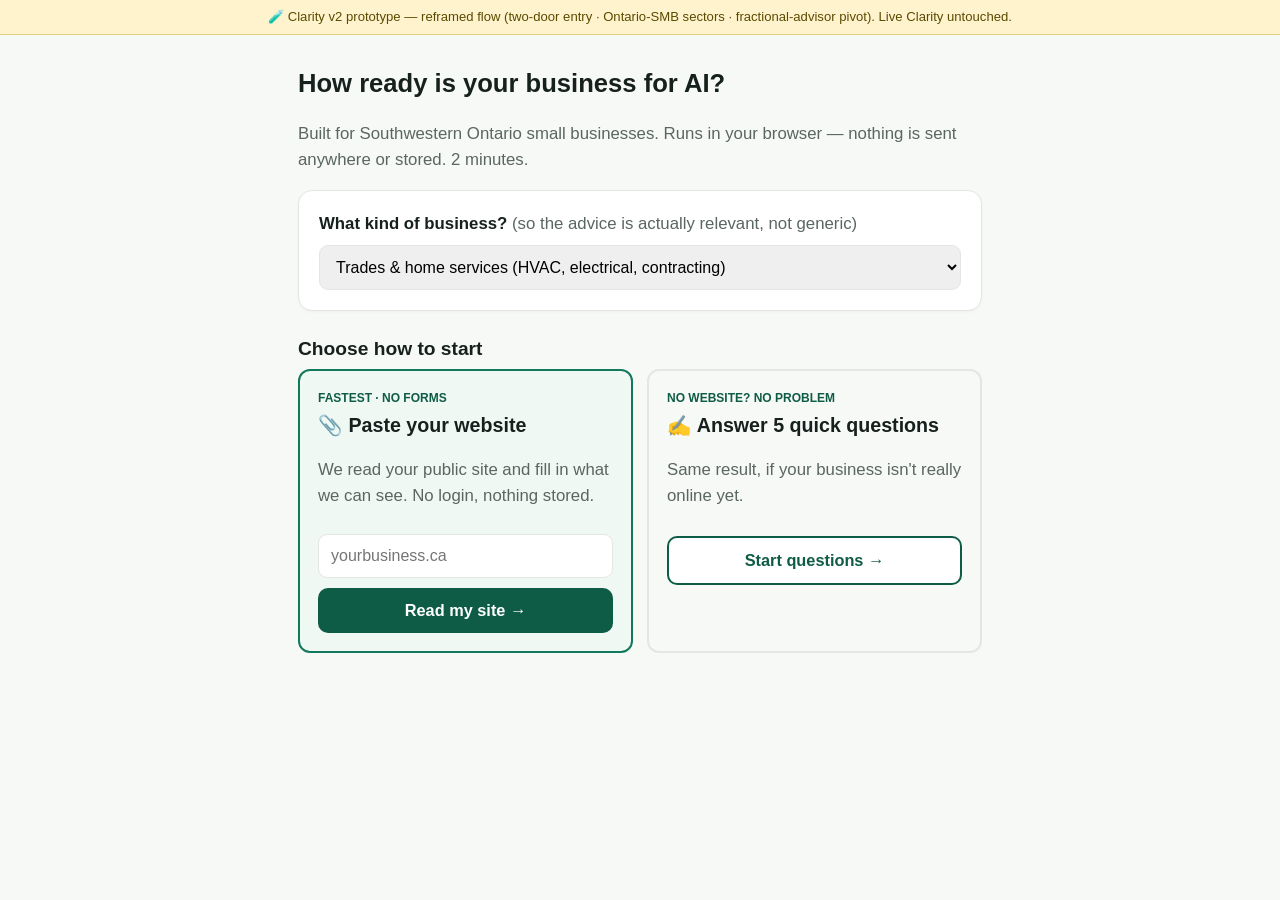
<file: v2-lab/diagnostic-v2.html>
<!DOCTYPE html>
<html lang="en-CA" data-theme="light">
<head>
<meta charset="utf-8">
<meta name="viewport" content="width=device-width, initial-scale=1.0">
<meta name="robots" content="noindex,nofollow">
<title>Clarity v2 — AI readiness for Ontario SMBs</title>
<style>
  :root{--ink:#16211d;--soft:#5a6660;--line:#e4e6e2;--bg:#f7f9f7;--card:#fff;
    --accent:#0f5c46;--accent2:#127a5c;--gold:#b7791f;--warn:#b23a2e;--fs:1.05rem}
  *{box-sizing:border-box}
  body{font-family:-apple-system,Segoe UI,Roboto,Arial,sans-serif;background:var(--bg);color:var(--ink);
    margin:0;line-height:1.55;font-size:var(--fs)}
  .proto{background:#fff3cd;border-bottom:1px solid #e6cf7a;color:#5a4a00;text-align:center;padding:7px;font-size:.82rem}
  .wrap{max-width:720px;margin:0 auto;padding:24px 18px 70px}
  h1{font-size:1.6rem;margin:.2em 0}
  h2{font-size:1.2rem;margin:1.2em 0 .3em}
  .sub{color:var(--soft)}
  .card{background:var(--card);border:1px solid var(--line);border-radius:14px;padding:20px;margin:16px 0;box-shadow:0 1px 3px rgba(0,0,0,.04)}
  .doors{display:grid;grid-template-columns:1fr 1fr;gap:14px}
  @media(max-width:560px){.doors{grid-template-columns:1fr}}
  .door{border:2px solid var(--line);border-radius:12px;padding:18px;cursor:pointer;transition:.15s}
  .door:hover{border-color:var(--accent)}
  .door h3{margin:.1em 0 .3em}.door .tag{font-size:.75rem;color:var(--accent);font-weight:700}
  .door.lead{border-color:var(--accent2);background:#f0f8f4}
  input[type=url],select{width:100%;padding:12px;border:1px solid var(--line);border-radius:9px;font-size:1rem;margin-top:8px}
  .btn{background:var(--accent);color:#fff;border:0;border-radius:10px;padding:13px 22px;font-size:1.02rem;font-weight:600;cursor:pointer;min-height:44px}
  .btn.ghost{background:#fff;color:var(--accent);border:2px solid var(--accent)}
  .btn:disabled{opacity:.5;cursor:default}
  .sig{display:flex;align-items:center;gap:10px;padding:9px 0;border-bottom:1px solid #f0f0ee}
  .sig:last-child{border-bottom:0}.sig .ic{width:24px;text-align:center}
  .yes{color:var(--accent2)}.no{color:var(--warn)}
  .hidden{display:none}
  .scorewrap{text-align:center;padding:8px 0}
  .score{font-size:3rem;font-weight:800;color:var(--accent)}
  .meter{height:12px;background:#e9ece9;border-radius:8px;overflow:hidden;margin:10px 0}
  .meter > div{height:100%;background:linear-gradient(90deg,var(--accent2),var(--accent));width:0;transition:width .8s}
  .qw{border-left:4px solid var(--accent2);background:#f4faf6;padding:12px 14px;border-radius:0 8px 8px 0;margin:10px 0}
  .qw b{color:var(--accent)}
  .badge{border:2px dashed var(--gold);border-radius:12px;padding:14px;text-align:center;background:#fffdf5;margin:16px 0}
  .badge .b1{font-weight:800;color:var(--gold)}
  .pivot{background:linear-gradient(160deg,#0f5c46,#0b3f30);color:#fff;border-radius:14px;padding:22px;margin:20px 0}
  .pivot h2{color:#fff;margin-top:0}
  .pivot ul{margin:.4em 0 1em;padding-left:20px}.pivot li{margin:6px 0}
  .pivot .btn{background:#fff;color:var(--accent)}
  .fine{font-size:.82rem;color:var(--soft)}
  .decision{background:#eef3f7;border:1px solid #cfe0ec;border-radius:10px;padding:12px 14px;font-size:.9rem;margin-top:18px}
</style>
</head>
<body>
<div class="proto">🧪 Clarity v2 prototype — reframed flow (two-door entry · Ontario-SMB sectors · fractional-advisor pivot). Live Clarity untouched.</div>
<div class="wrap">

  <h1>How ready is your business for AI?</h1>
  <p class="sub">Built for Southwestern Ontario small businesses. Runs in your browser — nothing is sent anywhere or stored. 2 minutes.</p>

  <!-- STEP 1: two doors + sector -->
  <div id="step1">
    <div class="card">
      <label for="sector"><b>What kind of business?</b> <span class="sub">(so the advice is actually relevant, not generic)</span></label>
      <select id="sector">
        <option value="trades">Trades &amp; home services (HVAC, electrical, contracting)</option>
        <option value="clinic">Clinic / health practice (dental, physio, vet)</option>
        <option value="prof">Professional services (accounting, legal, insurance)</option>
        <option value="retail">Local retail / hospitality</option>
      </select>
    </div>
    <h2>Choose how to start</h2>
    <div class="doors">
      <div class="door lead" id="doorA">
        <div class="tag">FASTEST · NO FORMS</div>
        <h3>📎 Paste your website</h3>
        <p class="sub">We read your public site and fill in what we can see. No login, nothing stored.</p>
        <input type="url" id="url" placeholder="yourbusiness.ca" aria-label="Your website URL">
        <button class="btn" id="goA" style="margin-top:10px;width:100%">Read my site →</button>
      </div>
      <div class="door" id="doorB">
        <div class="tag">NO WEBSITE? NO PROBLEM</div>
        <h3>✍️ Answer 5 quick questions</h3>
        <p class="sub">Same result, if your business isn't really online yet.</p>
        <button class="btn ghost" id="goB" style="margin-top:10px;width:100%">Start questions →</button>
      </div>
    </div>
  </div>

  <!-- STEP 2: signals (Door A) -->
  <div id="step2" class="hidden">
    <div class="card">
      <h2 id="readTitle">Reading your site…</h2>
      <div id="signals"></div>
      <p class="fine" id="protoNote"></p>
      <button class="btn" id="toResult" style="margin-top:12px">See my readiness &amp; next moves →</button>
    </div>
  </div>

  <!-- STEP 3: reframed result -->
  <div id="step3" class="hidden">
    <div class="card">
      <div class="scorewrap">
        <div class="score" id="scoreNum">—</div>
        <div class="sub">AI-Readiness Score · <span id="sectorLabel"></span></div>
        <div class="meter"><div id="meterFill"></div></div>
      </div>
    </div>

    <h2>Your 3 highest-value moves — next 30 days</h2>
    <p class="sub">Specific to your sector and to Ontario, not a generic checklist.</p>
    <div id="quickwins"></div>

    <div class="badge">
      <div class="b1">✔ Clarity AI-Readiness Score — Ontario SMB</div>
      <div class="fine">A shareable badge you can put on your site. (Prototype — real badge generates a verify link.)</div>
    </div>

    <!-- the pivot moment -->
    <div class="pivot">
      <h2>What would happen next?</h2>
      <p>Most tools give you a score and leave. Here's the difference: what an <b>embedded fractional AI advisor</b> would actually do with this in <b>month one</b> — not a deck, real builds:</p>
      <ul id="monthone"></ul>
      <a class="btn" href="#">See how the monthly advisory works →</a>
      <p class="fine" style="color:#cfe;margin-top:10px">Low-pressure. The diagnostic is free; the advisory is where the value compounds.</p>
    </div>

    <div class="decision">
      <b>⚖️ For Aaron (decision this prototype surfaces):</b> this result page reframes the funnel from "book a project call" to a <b>monthly fractional retainer</b>. That only works if you're willing to deliver it. Seeing it here is meant to help you decide (brief decision B) — and set the sector (A), pricing (C), and whether to name St. Thomas / SW Ontario (D).
    </div>
  </div>

</div>

<script>
(function(){
  "use strict";
  var SECTORS = {
    trades:{label:"Trades & home services", qw:[
      ["Instant quote follow-up","Auto-send a branded quote + follow-up text within 5 minutes of a call — the #1 reason trades lose jobs is slow response."],
      ["Job-photo → invoice","Turn site photos + a voice note into a draft invoice, so evenings aren't spent on paperwork."],
      ["Missed-call text-back","Every missed call auto-texts \"Sorry we missed you — what do you need?\" Captures the jobs that currently go to a competitor."]],
      m1:["Wire up missed-call text-back (live in week one)","Draft your quote-follow-up templates","Set up a simple job→invoice flow you actually use"]},
    clinic:{label:"Clinic / health practice", qw:[
      ["Recall & no-show reminders","Automated, PHIPA-safe appointment reminders + recall for overdue patients — fills the schedule without front-desk overtime."],
      ["Intake summarizing","Turn intake forms into a clean pre-visit summary so practitioners start prepared."],
      ["After-hours FAQ","A private, no-data assistant answers \"are you taking new patients / what to bring\" so the phone stops ringing off-hook."]],
      m1:["Stand up PHIPA-safe reminders","Template the top 10 patient questions","Pilot intake summaries with one practitioner"]},
    prof:{label:"Professional services", qw:[
      ["Document-first drafting","Draft engagement letters / standard filings from your own templates — you review, not retype."],
      ["Client-intake triage","Sort and summarize new-client enquiries so you only touch the ones worth your time."],
      ["Deadline & compliance watch","Never miss a filing date; auto-surface what's due this week per client."]],
      m1:["Build one drafting template you use weekly","Set up intake triage + summaries","Turn on a this-week deadline digest"]},
    retail:{label:"Local retail / hospitality", qw:[
      ["Review-to-response","Auto-draft on-brand replies to every Google review so your rating (and ranking) climbs."],
      ["Reorder signals","Flag what's about to sell out and what's dead stock — before you feel it in cash flow."],
      ["Local-search polish","Fix the Google Business details that decide whether locals find you first."]],
      m1:["Turn on review-response drafts","Set up low-stock / dead-stock flags","Clean up your local-search presence"]}
  };

  var state = {sector:"trades", score:0};
  function $(id){return document.getElementById(id);}
  function show(id){["step1","step2","step3"].forEach(function(s){$(s).classList.toggle("hidden", s!==id);});window.scrollTo(0,0);}

  $("sector").addEventListener("change",function(e){state.sector=e.target.value;});

  // Door A — "read the site" (prototype: attempts real fetch, falls back to the flow demo)
  $("goA").addEventListener("click",function(){
    var url=$("url").value.trim();
    show("step2");
    $("readTitle").textContent = "Reading " + (url||"your site") + "…";
    $("signals").innerHTML="";
    // Signals a real sovereign reader would look for (prototype presents the detection UX honestly)
    var checks=[
      ["Has a website","yes"],["Publishes content / blog","no"],
      ["Online booking or payments","no"],["Collects enquiries by form","yes"],
      ["Visible on Google Business","yes"],["Any automation in place","no"]];
    var i=0;
    var t=setInterval(function(){
      if(i>=checks.length){clearInterval(t);
        $("protoNote").textContent="Prototype note: in production, a sovereign no-store reader detects these from your live site (client-side or a thin Cloudflare Worker that fetches and forgets). No page content is saved.";
        // score = based on detected 'yes' + a floor
        var yes=checks.filter(function(c){return c[1]==="yes";}).length;
        state.score = 30 + yes*8;
        return;}
      var c=checks[i++];
      var row=document.createElement("div");row.className="sig";
      row.innerHTML='<span class="ic '+(c[1]==="yes"?"yes":"no")+'">'+(c[1]==="yes"?"✓":"—")+'</span><span>'+c[0]+'</span>';
      $("signals").appendChild(row);
    },320);
  });

  $("goB").addEventListener("click",function(){ state.score=52; show("step3"); render(); });
  $("toResult").addEventListener("click",function(){ show("step3"); render(); });

  function render(){
    var s=SECTORS[state.sector];
    $("sectorLabel").textContent=s.label;
    $("scoreNum").textContent=state.score;
    setTimeout(function(){$("meterFill").style.width=state.score+"%";},60);
    $("quickwins").innerHTML=s.qw.map(function(q){return '<div class="qw"><b>'+q[0]+'</b><br>'+q[1]+'</div>';}).join("");
    $("monthone").innerHTML=s.m1.map(function(x){return '<li>'+x+'</li>';}).join("");
  }
})();
</script>
</body>
</html>
</file>
<file: clarity-deferred.css>
/* Non-critical CSS — deferred load. Inline <style> holds critical-path only. */

/* ── Checkbox: disabled + hint ──────────────────────────── */
.checkbox-group label.disabled-check {
  opacity: 0.45;
  cursor: not-allowed;
}
.checkbox-hint {
  font-size: 0.82rem;
  color: var(--text-light);
  margin-bottom: 0.4rem;
}

/* ── Buttons: secondary, outline, accent ─────────────────── */
.btn-secondary {
  background: var(--charcoal);
  color: var(--white);
}
.btn-secondary:hover { background: var(--charcoal-light); }

.btn-outline {
  background: transparent;
  color: var(--olive);
  border: 2px solid var(--olive);
}
.btn-outline:hover { background: var(--olive-light); }

.btn-accent {
  background: var(--accent);
  color: var(--white);
}
.btn-accent:hover { background: #7A6548; }

/* ── Loading ─────────────────────────────────────────────── */
.loading {
  display: none;
  text-align: center;
  padding: 3rem 1.5rem;
  background: var(--white);
  border: 1px solid var(--border);
  border-radius: var(--radius);
  margin-top: 2rem;
  box-shadow: var(--shadow);
}
.loading.active { display: block; }
.loading-dots {
  display: inline-flex;
  gap: 0.35rem;
  margin-bottom: 1rem;
}
.loading-dots span {
  width: 12px;
  height: 12px;
  background: var(--olive);
  border-radius: 50%;
  animation: dotPulse 1.4s ease-in-out infinite;
}
.loading-dots span:nth-child(2) { animation-delay: 0.2s; }
.loading-dots span:nth-child(3) { animation-delay: 0.4s; }
@keyframes dotPulse {
  0%, 80%, 100% { opacity: 0.25; transform: scale(0.8); }
  40% { opacity: 1; transform: scale(1); }
}
.loading p { color: var(--text-light); font-size: 0.92rem; }
.loading p strong { color: var(--charcoal); }

/* ── Error ───────────────────────────────────────────────── */
.error-box {
  display: none;
  padding: 1.5rem;
  background: #FDE8E8;
  border: 1px solid var(--error);
  border-radius: var(--radius);
  margin-top: 2rem;
  text-align: center;
}
.error-box.active { display: block; }
.error-box strong { display: block; margin-bottom: 0.35rem; color: var(--error); font-size: 1rem; }
.error-box p { color: var(--error); font-size: 0.92rem; margin-bottom: 1rem; }
.error-box .btn { margin: 0 auto; }

/* ── Results ─────────────────────────────────────────────── */
.results {
  display: none;
  margin-top: 2rem;
}
.results.active { display: block; }

.results-header {
  background: var(--olive);
  color: var(--white);
  padding: 1.25rem 1.5rem;
  border-radius: var(--radius) var(--radius) 0 0;
}
.results-header-text h2 { font-size: 1.15rem; margin-bottom: 0.25rem; }
.results-header-text p { font-size: 0.85rem; opacity: 0.85; }
.readiness-line {
  font-size: 0.82rem;
  opacity: 0.9;
  margin-top: 0.2rem;
}
.demo-banner {
  background: #FFF9C4;
  border: 1.5px solid #F9A825;
  border-radius: 8px;
  padding: 0.6rem 1rem;
  margin-bottom: 1.25rem;
  font-size: 0.88rem;
  color: #5D4037;
  display: flex;
  align-items: center;
  gap: 0.5rem;
}

.results-body {
  background: var(--white);
  border: 1px solid var(--border);
  border-top: none;
  border-radius: 0 0 var(--radius) var(--radius);
  padding: 1.5rem;
  box-shadow: var(--shadow-lg);
}

/* ── SWOT Grid ───────────────────────────────────────────── */
.swot-grid {
  display: grid;
  grid-template-columns: 1fr 1fr;
  gap: 1rem;
  margin-bottom: 1.75rem;
}
.swot-card {
  padding: 1rem;
  border-radius: 8px;
  font-size: 0.88rem;
  line-height: 1.55;
}
.swot-card h3 {
  font-size: 0.95rem;
  margin-bottom: 0.5rem;
}
.swot-s { background: var(--olive-light); border: 1px solid #A8BA9E; }
.swot-s h3 { color: var(--olive-dark); }
.swot-w { background: var(--cream); border: 1px solid var(--accent-light); }
/* --accent (#8B7355) on --cream (#F5F3EE) measures 4.05:1, failing WCAG AA
   4.5:1 for this 0.95rem heading (below the large-text threshold even bold).
   Darkened for this heading only -- known-audit-issue P1 SWOT card colours,
   S-PORTFOLIO-EXTERNAL-AUDIT-RESUME-001, 2026-08-24. Measures 5.24:1. */
.swot-w h3 { color: #766248; }
.swot-o { background: #EEF1ED; border: 1px solid #B5C4AF; }
.swot-o h3 { color: #3D5232; }
.swot-t { background: #F2EDEA; border: 1px solid #D4B99A; }
.swot-t h3 { color: #7A5C3A; }
.swot-card ul { padding-left: 1.1rem; margin: 0; }
.swot-card li { margin-bottom: 0.3rem; }

/* ── Recommendations ─────────────────────────────────────── */
.recommendations {
  margin-bottom: 1.75rem;
  counter-reset: rec-counter;
}
.recommendations h3 {
  font-size: 1rem;
  color: var(--olive-dark);
  margin-bottom: 0.75rem;
  padding-bottom: 0.5rem;
  border-bottom: 2px solid var(--olive-light);
}
.rec-item {
  padding: 1rem 1rem 0.85rem;
  background: var(--cream);
  border-radius: 8px;
  margin-bottom: 0.75rem;
  border: 1px solid var(--border);
  counter-increment: rec-counter;
  position: relative;
}
.rec-item::before {
  content: counter(rec-counter);
  position: absolute;
  top: 0.85rem;
  right: 1rem;
  font-size: 0.75rem;
  font-weight: 700;
  color: var(--olive);
  opacity: 0.55;
}
.rec-item h4 {
  font-size: 0.92rem;
  color: var(--charcoal);
  margin-bottom: 0.35rem;
}
.rec-item p { font-size: 0.88rem; color: var(--text-light); margin-bottom: 0.5rem; }
.rec-badges {
  display: flex;
  gap: 0.5rem;
  flex-wrap: wrap;
}
.badge {
  display: inline-block;
  padding: 0.15rem 0.6rem;
  border-radius: 12px;
  font-size: 0.75rem;
  font-weight: 600;
  letter-spacing: 0.01em;
}
.badge-effort { background: #E8EDE4; color: var(--olive-dark); }
.badge-impact-high   { background: var(--olive-light); color: var(--olive-dark); }
.badge-impact-medium { background: #F0EBE1; color: #6B4F2A; }
.badge-impact-low    { background: var(--cream); color: #6E5A41; }

/* ── Quick Wins ──────────────────────────────────────────── */
.quick-wins {
  margin-bottom: 1.75rem;
}
.quick-wins h3 {
  font-size: 1rem;
  color: var(--olive-dark);
  margin-bottom: 0.75rem;
  padding-bottom: 0.5rem;
  border-bottom: 2px solid var(--olive-light);
}
.qw-card {
  display: flex;
  align-items: flex-start;
  gap: 0.65rem;
  padding: 0.85rem 1rem;
  background: #F0F7ED;
  border: 1px solid #C5D9BC;
  border-radius: 8px;
  margin-bottom: 0.6rem;
  font-size: 0.9rem;
  line-height: 1.5;
}
.qw-num {
  flex-shrink: 0;
  width: 26px;
  height: 26px;
  background: var(--olive);
  color: var(--white);
  border-radius: 50%;
  display: flex;
  align-items: center;
  justify-content: center;
  font-size: 0.78rem;
  font-weight: 700;
}

/* ── Next Step ───────────────────────────────────────────── */
.next-step {
  padding: 1.25rem;
  background: var(--olive-light);
  border-radius: 8px;
  border: 1px solid #B8C4AD;
  margin-bottom: 1.75rem;
}
.pipeda-note {
  padding: 1rem 1.25rem;
  background: #f0f4ff;
  border-radius: 8px;
  border: 1px solid #c5d5f0;
  margin-bottom: 1.75rem;
  font-size: 0.9rem;
}
.pipeda-note h3 {
  font-size: 0.9rem;
  color: #1a2744;
  margin-bottom: 0.4rem;
}
.pipeda-note p { margin: 0; color: #333; line-height: 1.6; }
.benchmark-note {
  padding: 0.75rem 1rem;
  background: var(--olive-light);
  border: 1px solid #BEC9B9;
  border-radius: 8px;
  margin-bottom: 1.75rem;
  font-size: 0.82rem;
  color: var(--text-light);
  line-height: 1.55;
}
.benchmark-note strong { color: var(--olive-dark); }
.next-step h3 {
  font-size: 1rem;
  color: var(--olive-dark);
  margin-bottom: 0.5rem;
}
.next-step p { font-size: 0.92rem; }

/* ── Effort vs. Payback Matrix ───────────────────────────── */
.effort-matrix { margin-bottom: 1.75rem; }
.effort-matrix:empty, .comp-landscape:empty, .market-trends:empty, .tim-woods:empty, .fishbone:empty { display: none; }
.effort-matrix h3 {
  font-size: 1rem;
  color: var(--olive-dark);
  margin-bottom: 0.75rem;
  padding-bottom: 0.5rem;
  border-bottom: 2px solid var(--olive-light);
}
.matrix-note { font-size: 0.82rem; color: var(--text-light); margin-bottom: 0.75rem; }
.matrix-wrap {
  display: grid;
  grid-template-columns: auto 1fr;
  grid-template-rows: 1fr auto;
  gap: 0.35rem;
  align-items: stretch;
}
.matrix-axis-y {
  writing-mode: vertical-rl;
  transform: rotate(180deg);
  text-align: center;
  font-size: 0.75rem;
  font-weight: 600;
  color: var(--charcoal-light);
}
.matrix-axis-x {
  grid-column: 2;
  text-align: center;
  font-size: 0.75rem;
  font-weight: 600;
  color: var(--charcoal-light);
}
.matrix-plot {
  position: relative;
  aspect-ratio: 16 / 10;
  display: grid;
  grid-template-columns: 1fr 1fr;
  grid-template-rows: 1fr 1fr;
  border: 1px solid var(--border);
  border-radius: 8px;
  overflow: hidden;
  background: var(--white);
}
.matrix-quad { padding: 0.45rem 0.6rem; }
.matrix-quad span {
  font-size: 0.7rem;
  font-weight: 700;
  letter-spacing: 0.04em;
  text-transform: uppercase;
  color: var(--charcoal-light);
}
.matrix-quad-tl { background: var(--olive-light); }
.matrix-quad-tr { background: #EEF1ED; }
.matrix-quad-bl { background: var(--cream); }
.matrix-quad-br { background: #F2EDEA; }
.matrix-dot {
  position: absolute;
  width: 28px;
  height: 28px;
  margin: -14px 0 0 -14px;
  border-radius: 50%;
  background: var(--olive);
  color: var(--white);
  display: flex;
  align-items: center;
  justify-content: center;
  font-size: 0.8rem;
  font-weight: 700;
  border: 2px solid var(--white);
  box-shadow: 0 1px 3px rgba(44, 44, 44, 0.3);
}
.matrix-legend {
  list-style: none;
  padding: 0;
  margin: 0.75rem 0 0;
  font-size: 0.86rem;
  color: var(--text-light);
}
.matrix-legend li {
  display: flex;
  align-items: baseline;
  gap: 0.5rem;
  flex-wrap: wrap;
  margin-bottom: 0.35rem;
}
.matrix-legend-num {
  flex-shrink: 0;
  width: 20px;
  height: 20px;
  align-self: center;
  background: var(--olive);
  color: var(--white);
  border-radius: 50%;
  display: inline-flex;
  align-items: center;
  justify-content: center;
  font-size: 0.72rem;
  font-weight: 700;
}
.matrix-legend-meta { font-size: 0.78rem; color: var(--charcoal-light); }

/* ── Competitive Landscape ───────────────────────────────── */
.comp-landscape {
  padding: 1.25rem;
  background: var(--white);
  border: 1px solid var(--border);
  border-left: 4px solid var(--olive);
  border-radius: 8px;
  margin-bottom: 1.75rem;
}
.comp-landscape h3 {
  font-size: 1rem;
  color: var(--olive-dark);
  margin-bottom: 0.6rem;
}
.comp-landscape p { font-size: 0.9rem; color: var(--text); margin-bottom: 0.6rem; }
.comp-pressures {
  padding-left: 1.1rem;
  margin: 0 0 0.75rem;
  font-size: 0.88rem;
  color: var(--text-light);
}
.comp-pressures li { margin-bottom: 0.3rem; }
.comp-edge {
  padding: 0.75rem 1rem;
  background: var(--olive-light);
  border-radius: 6px;
  font-size: 0.88rem;
}
.comp-edge strong { color: var(--olive-dark); }
.synth-note {
  font-size: 0.76rem;
  color: var(--charcoal-light);
  margin: 0.5rem 0 0;
}

/* ── Market Trends ───────────────────────────────────────── */
.market-trends { margin-bottom: 1.75rem; }
.market-trends h3 {
  font-size: 1rem;
  color: var(--olive-dark);
  margin-bottom: 0.75rem;
  padding-bottom: 0.5rem;
  border-bottom: 2px solid var(--olive-light);
}
.trend-card {
  padding: 0.85rem 1rem;
  background: var(--cream);
  border: 1px solid var(--border);
  border-radius: 8px;
  margin-bottom: 0.6rem;
}
.trend-card h4 { font-size: 0.9rem; color: var(--charcoal); margin-bottom: 0.25rem; }
.trend-card p { font-size: 0.86rem; color: var(--text-light); margin: 0; line-height: 1.5; }

/* ── TIM WOODS Waste Scan ─────────────────────────────────── */
.tim-woods { margin-bottom: 1.75rem; }
.tim-woods h3 {
  font-size: 1rem;
  color: var(--olive-dark);
  margin-bottom: 0.75rem;
  padding-bottom: 0.5rem;
  border-bottom: 2px solid var(--olive-light);
}
.waste-grid {
  display: grid;
  grid-template-columns: repeat(auto-fit, minmax(200px, 1fr));
  gap: 0.6rem;
}
.waste-card {
  padding: 0.85rem 1rem;
  background: var(--cream);
  border: 1px solid var(--border);
  border-radius: 8px;
}
.waste-card h4 { font-size: 0.9rem; color: var(--charcoal); margin-bottom: 0.25rem; }
.waste-card p { font-size: 0.86rem; color: var(--text-light); margin: 0; line-height: 1.5; }

/* ── Fishbone (Ishikawa) Root-Cause Breakdown ────────────── */
.fishbone {
  padding: 1.25rem;
  background: var(--white);
  border: 1px solid var(--border);
  border-left: 4px solid var(--olive);
  border-radius: 8px;
  margin-bottom: 1.75rem;
}
.fishbone h3 {
  font-size: 1rem;
  color: var(--olive-dark);
  margin-bottom: 0.6rem;
}
.fishbone-problem { font-size: 0.9rem; color: var(--text); margin-bottom: 0.75rem; }
.fishbone-problem strong { color: var(--olive-dark); }
.fishbone-grid {
  display: grid;
  grid-template-columns: repeat(auto-fit, minmax(200px, 1fr));
  gap: 0.6rem;
  margin-bottom: 0.6rem;
}
.fishbone-branch {
  padding: 0.75rem 0.9rem;
  background: var(--cream);
  border: 1px solid var(--border);
  border-radius: 6px;
}
.fishbone-branch h4 { font-size: 0.82rem; color: var(--olive-dark); margin-bottom: 0.25rem; }
.fishbone-branch p { font-size: 0.86rem; color: var(--text-light); margin: 0; line-height: 1.5; }

/* ── Consultation CTA ────────────────────────────────────── */
.cta-card {
  padding: 1.5rem;
  background: #EDE8DF;
  border: 1px solid var(--accent-light);
  border-radius: var(--radius);
  text-align: center;
  margin-bottom: 1.75rem;
}
.cta-card h3 {
  font-size: 1.05rem;
  color: var(--charcoal);
  margin-bottom: 0.3rem;
}
.cta-card p {
  font-size: 0.88rem;
  color: var(--text-light);
  margin-bottom: 1rem;
}

/* ── Results Actions ─────────────────────────────────────── */
.results-actions {
  display: flex;
  gap: 0.75rem;
  flex-wrap: wrap;
}
.results-actions .btn { flex: 1; min-width: 160px; justify-content: center; }

/* ── Footer ──────────────────────────────────────────────── */
.site-footer {
  background: var(--charcoal);
  color: #B0B0A8;
  text-align: center;
  padding: 1.25rem;
  font-size: 0.82rem;
}
.site-footer a { color: var(--accent-light); }
.footer-links {
  margin-top: 0.5rem;
}
.footer-links a,
.footer-links .footer-link-btn {
  font-size: 0.8rem;
  cursor: pointer;
}
.footer-link-btn {
  background: none;
  border: 0;
  padding: 0;
  color: var(--accent-light);
  text-decoration: underline;
  font-family: inherit;
}
.footer-link-btn:focus-visible {
  outline: 2px solid var(--accent-light);
  outline-offset: 3px;
}

/* ── Fieldset reset for checkbox group ───────────────────── */
fieldset.form-group {
  border: 0;
  padding: 0;
}
fieldset.form-group legend {
  display: block;
  font-weight: 600;
  font-size: 0.92rem;
  margin-bottom: 0.35rem;
  color: var(--charcoal);
  padding: 0;
}

/* ── Print ───────────────────────────────────────────────── */
@media print {
  .site-header, .site-footer, .diagnostic-form, .intro,
  .loading, .error-box, .results-actions, .cta-card, .setup-screen { display: none !important; }
  .results { display: block !important; margin-top: 0; }
  .results-header { background: #333 !important; -webkit-print-color-adjust: exact; print-color-adjust: exact; }
  .swot-card { -webkit-print-color-adjust: exact; print-color-adjust: exact; }
  .qw-card { -webkit-print-color-adjust: exact; print-color-adjust: exact; }
  .matrix-quad, .matrix-dot, .matrix-legend-num, .comp-edge, .trend-card { -webkit-print-color-adjust: exact; print-color-adjust: exact; }
  .waste-card, .fishbone-branch { -webkit-print-color-adjust: exact; print-color-adjust: exact; }
  .badge { -webkit-print-color-adjust: exact; print-color-adjust: exact; }
  body { background: #fff; }
  main { max-width: 100%; padding: 0; }
}

/* ── Reduced motion: loading dots ────────────────────────── */
@media (prefers-reduced-motion: reduce) {
  .loading-dots span { animation: none; opacity: 1; transform: scale(1); }
  html { scroll-behavior: auto; }
}

/* ── Why I built this ────────────────────────────────────── */

.why-built h2 {
  font-size: 1.2rem;
  font-weight: 700;
  color: var(--olive-dark);
  margin-bottom: 1.25rem;
  padding-bottom: 0.5rem;
  border-bottom: 2px solid var(--olive-light);
}
.why-built-content p {
  color: var(--text);
  font-size: 0.95rem;
  line-height: 1.75;
  margin-bottom: 1rem;
}
.why-built-sig {
  margin-top: 1.5rem;
  padding-top: 1rem;
  border-top: 1px solid var(--border);
  font-size: 0.88rem;
  color: var(--text-light);
  line-height: 1.6;
}
.why-built-sig strong {
  color: var(--olive-dark);
  font-weight: 600;
}

/* ── Canadian Economic Context card ──────────────────────── */
.econ-context {
  background: var(--white);
  border: 1px solid var(--border);
  border-top: 3px solid var(--accent);
  border-radius: var(--radius);
  padding: 0.85rem 1.1rem;
  margin-bottom: 1.25rem;
  font-size: 0.88rem;
}
.econ-context-header {
  font-size: 0.76rem;
  font-weight: 600;
  color: var(--text-light);
  text-transform: uppercase;
  letter-spacing: 0.05em;
  margin-bottom: 0.65rem;
}
.econ-metrics { display: flex; gap: 1.75rem; flex-wrap: wrap; }
.econ-metric { display: flex; flex-direction: column; gap: 2px; min-width: 80px; }
.econ-metric-value { font-size: 1.05rem; font-weight: 700; color: var(--text); }
.econ-metric-label { font-size: 0.75rem; color: var(--text-light); }
.econ-source { font-size: 0.73rem; color: var(--text-light); margin-top: 0.55rem; font-style: italic; }

/* ── Prominent book-call CTA ─────────────────────────────── */
.cta-primary-action {
  display: block;
  width: 100%;
  box-sizing: border-box;
  padding: 0.9rem 1.25rem;
  background: var(--olive);
  color: var(--white);
  font-size: 1rem;
  font-weight: 600;
  text-align: center;
  border-radius: var(--radius);
  text-decoration: none;
  margin-bottom: 0.75rem;
  transition: background 0.15s;
}
.cta-primary-action:hover { background: var(--olive-dark); }

/* ── S-CLARITY: report byline in results header ──────────── */
.report-byline {
  font-size: 0.74rem;
  color: rgba(255,255,255,0.65);
  letter-spacing: 0.07em;
  text-transform: uppercase;
  margin-top: 0.85rem;
  padding-top: 0.65rem;
  border-top: 1px solid rgba(255,255,255,0.2);
}

/* ── S-CLARITY: CTA card typography upgrade ──────────────── */
.cta-card h3 {
  font-size: 1.25rem;
}
.cta-card .cta-primary-action {
  font-size: 1rem;
  padding: 1rem 1.5rem;
  letter-spacing: 0.01em;
}

/* ── Step transition animations (deferred — only needed after first user interaction) ── */
.question-card.active { animation: stepIn 0.25s ease forwards; }
.question-card.slide-in-right { animation: stepInRight 0.25s ease forwards; }
.question-card.slide-in-left  { animation: stepInLeft  0.25s ease forwards; }
.question-card.slide-out-left { animation: stepOutLeft 0.2s ease forwards; }
.question-card.slide-out-right { animation: stepOutRight 0.2s ease forwards; }
@keyframes stepIn        { from { opacity: 0; transform: translateX(20px); } to { opacity: 1; transform: translateX(0); } }
@keyframes stepInRight   { from { opacity: 0; transform: translateX(20px); } to { opacity: 1; transform: translateX(0); } }
@keyframes stepInLeft    { from { opacity: 0; transform: translateX(-20px); } to { opacity: 1; transform: translateX(0); } }
@keyframes stepOutLeft   { from { opacity: 1; transform: translateX(0); } to { opacity: 0; transform: translateX(-20px); } }
@keyframes stepOutRight  { from { opacity: 1; transform: translateX(0); } to { opacity: 0; transform: translateX(20px); } }
@media (prefers-reduced-motion: reduce) {
  .question-card.active, .question-card.slide-in-right, .question-card.slide-in-left,
  .question-card.slide-out-left, .question-card.slide-out-right {
    animation: none !important;
    transform: none !important;
  }
}
</file>
